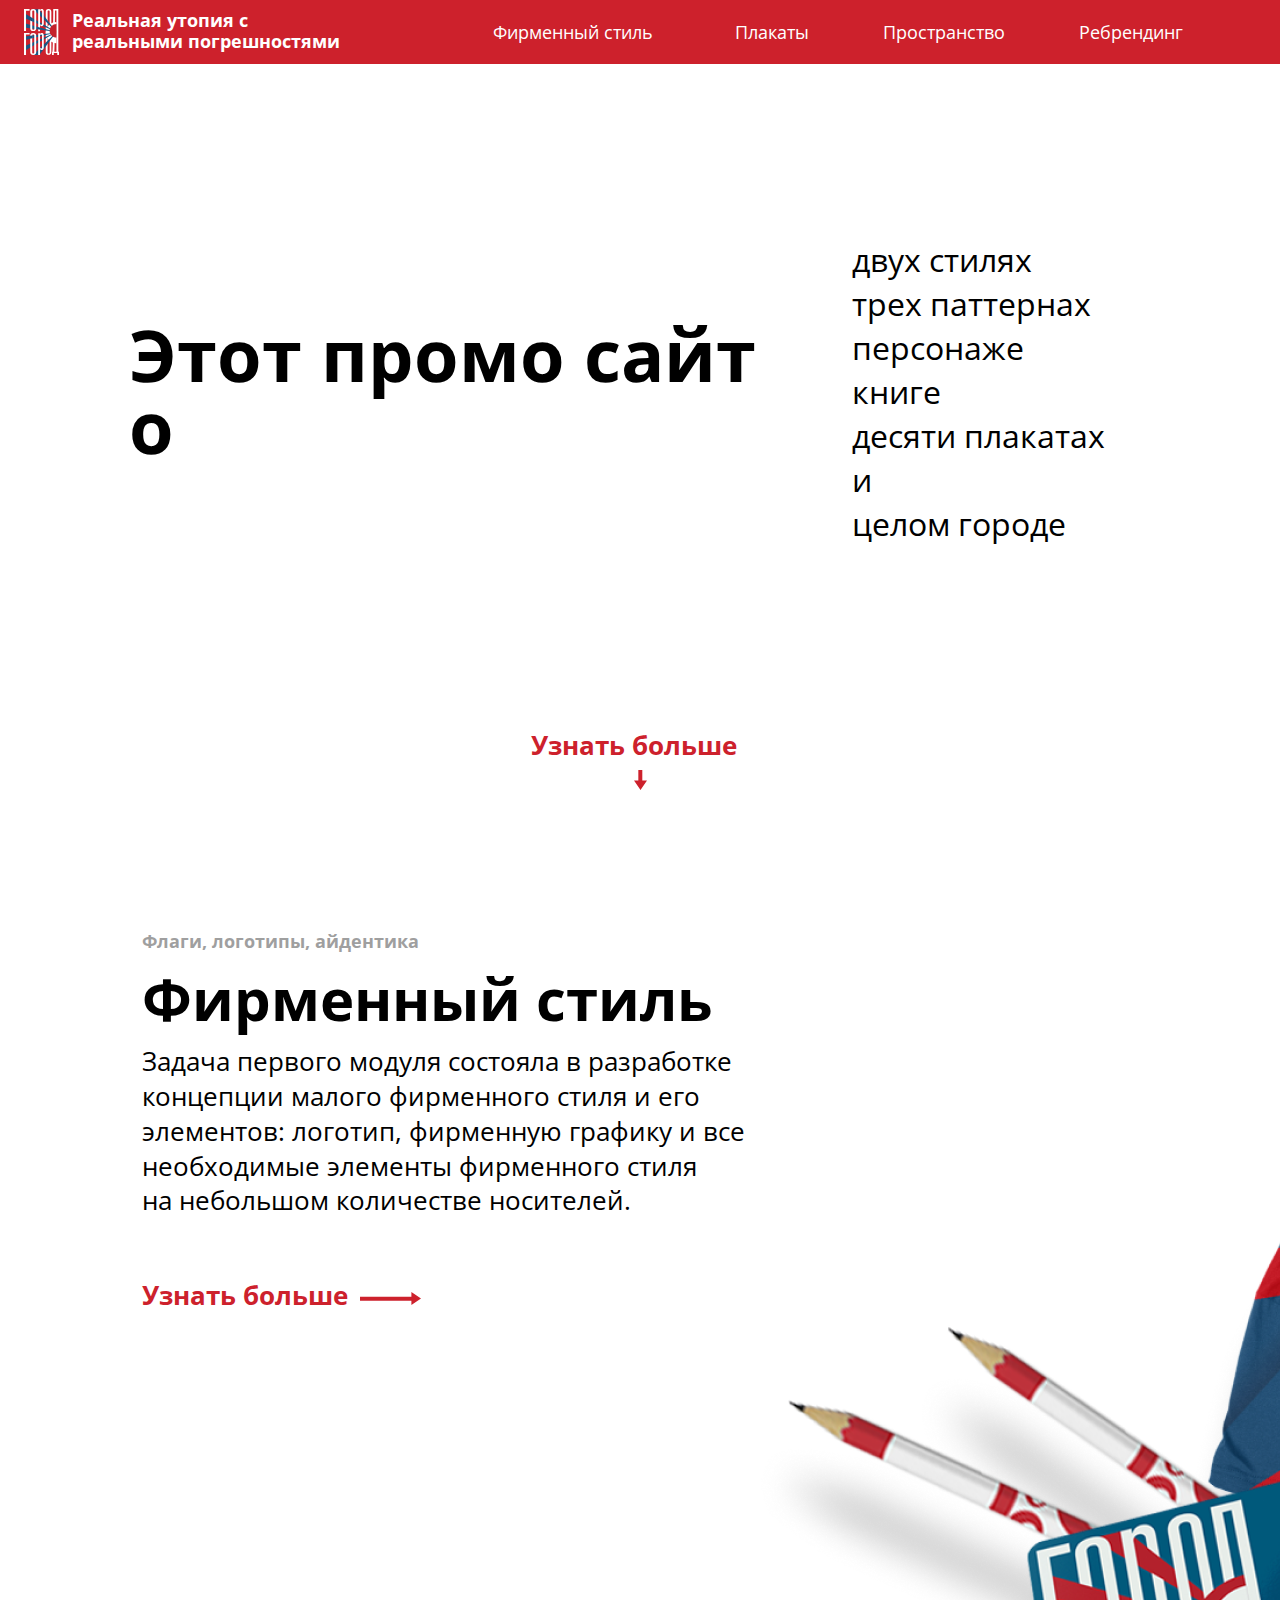
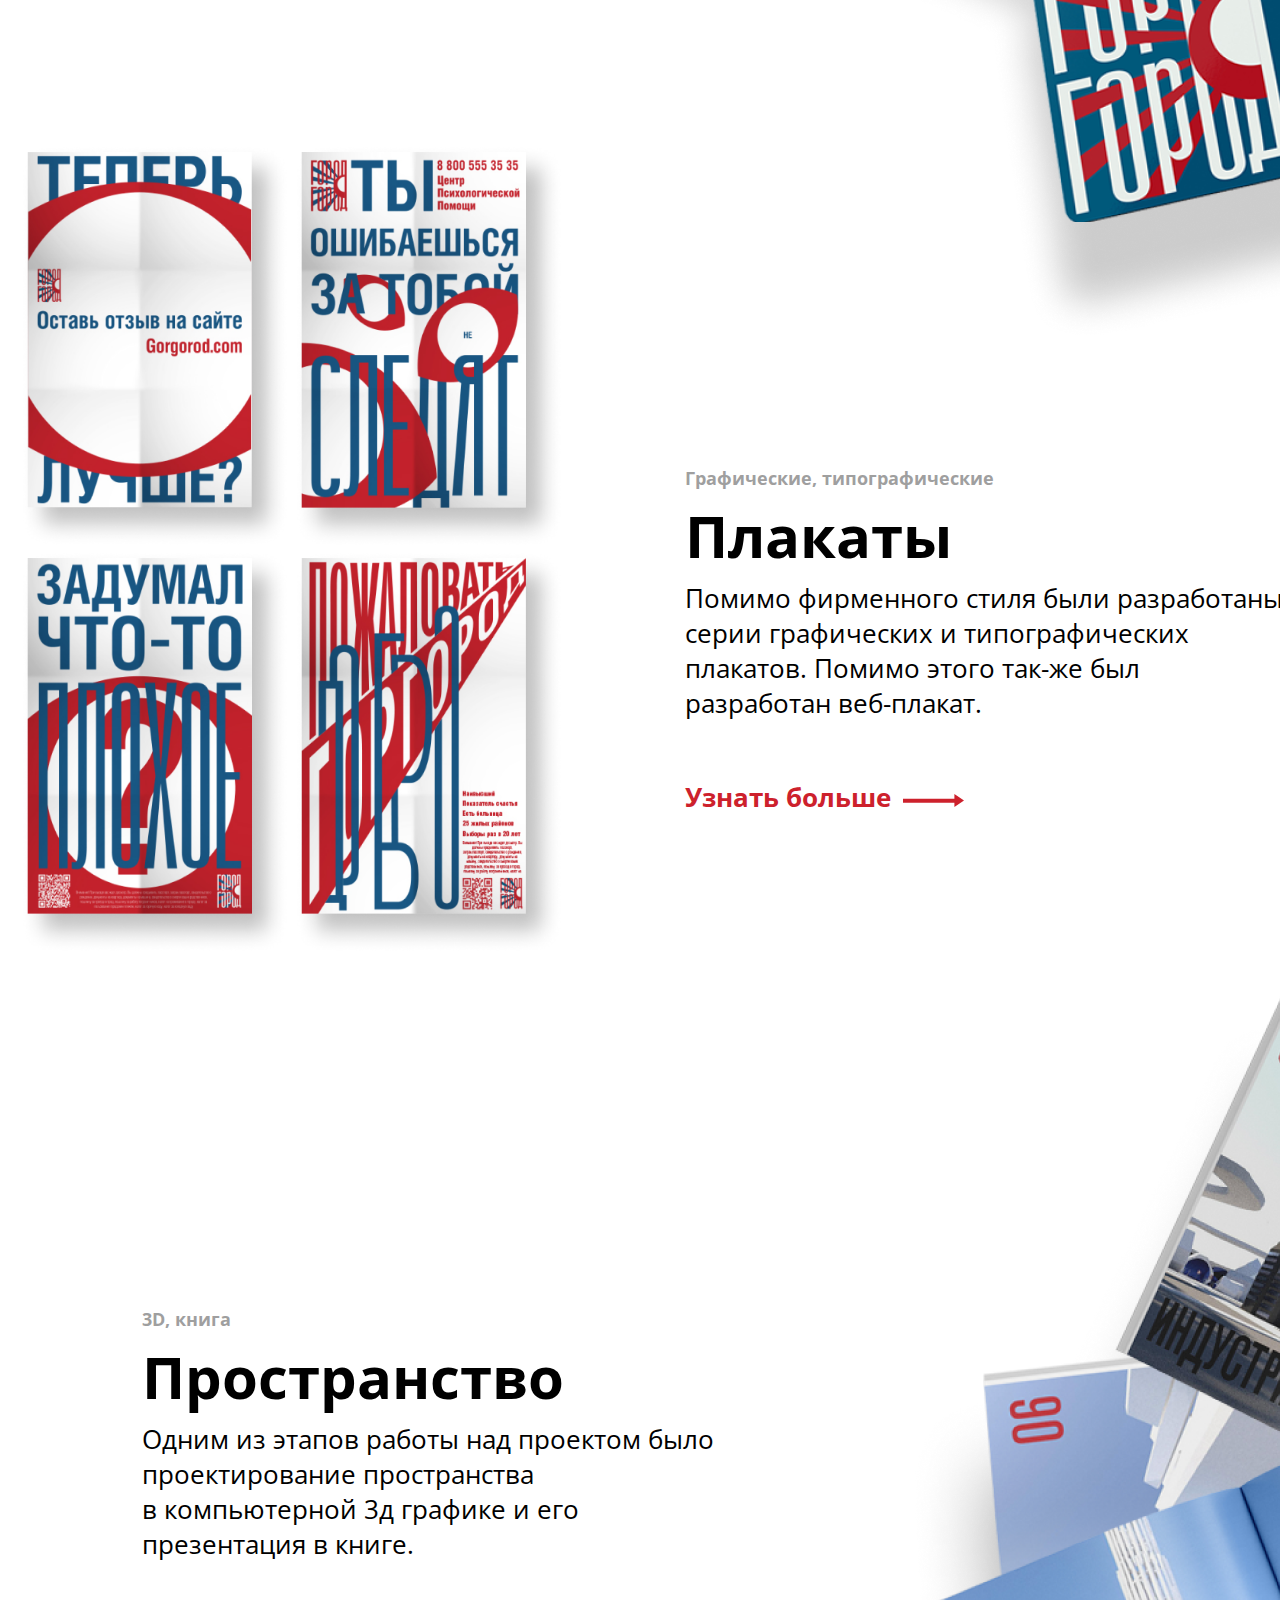
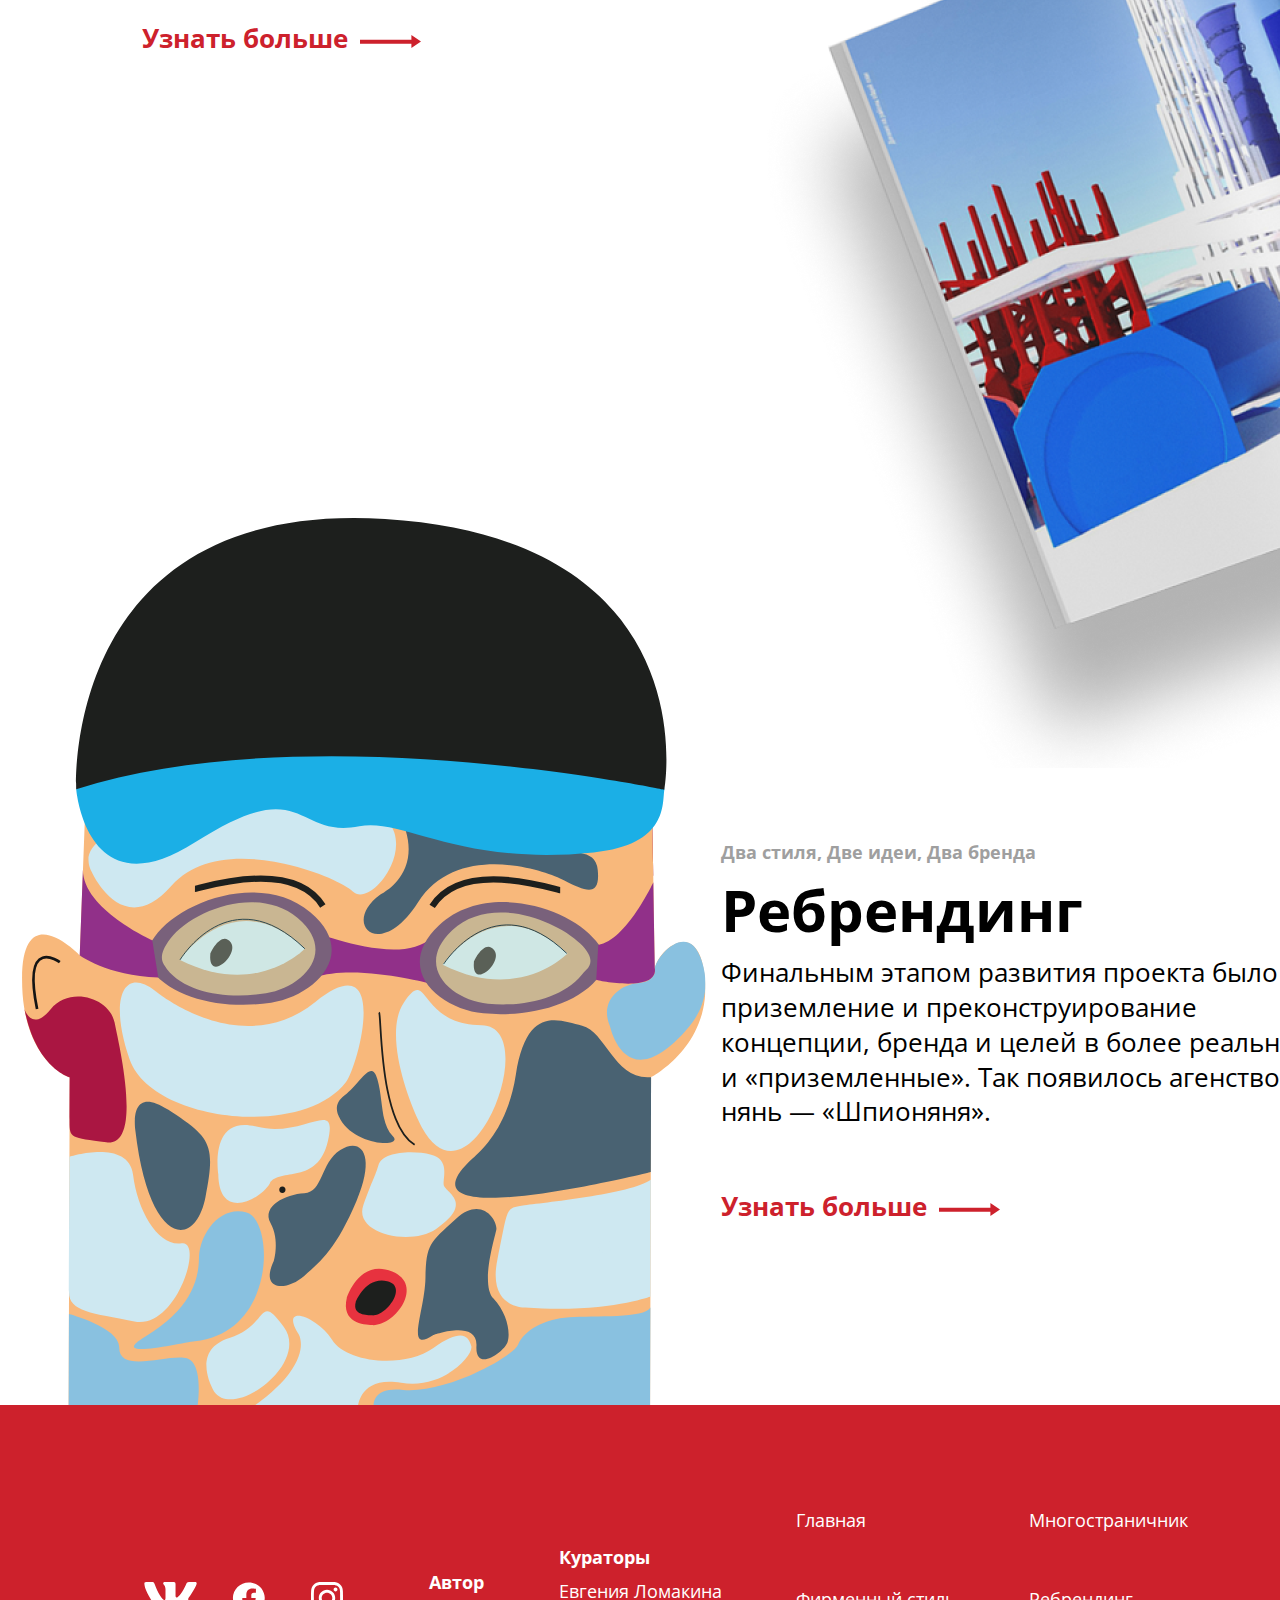
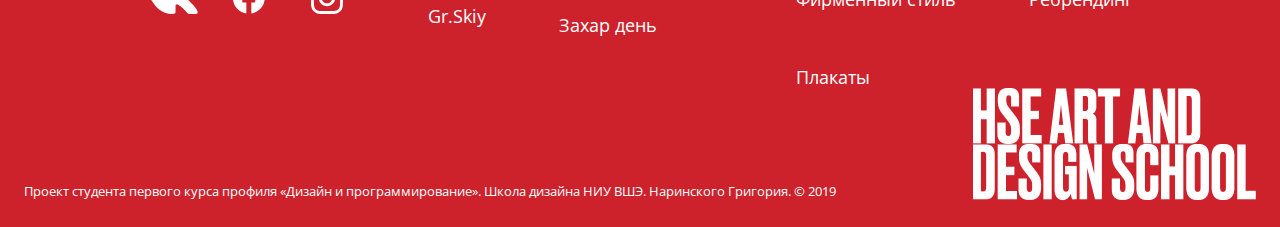
<file: index.html>
<!DOCTYPE html>
<html lang="en" dir="ltr">
<head>
  <meta charset="utf-8">
  <title>Промо-сайт проекта Горгород</title>
  <link rel="stylesheet" href="styles/mainPage.css">
  <meta name="viewport" content="width=device-width, initial-scale=1">
</head>
<body>
  <header>
      <a class="headerContainer" href="index.html">
        <img src="img/gorgorodLogoMain.svg" alt="">
        <div class="descriptor">Реальная утопия
  с реальными погрешностями</div>
      </a>
    <ul>
      <li class="brandingHeader"><a href="index2.html">Фирменный стиль</a></li>
      <li class="posterHeader"><a href="index3.html">Плакаты</a></li>
      <li class="spaceHeader"><a href="index4.html">Пространство</a></li>
      <li class="rebrandingHeader"><a href="index5.html">Ребрендинг</a></li>
      <img class="burger" src="img/burger.svg" alt="">
      <img class="cross" src="img/cross.svg" alt="">
    </ul>
  </header>
  <section class="menu">
    <ul>
      <li>
        <a href="index2.html">
          <span id="first">Фирменный стиль</span>
        </a>
      </li>
      <li>
        <a href="index3.html">
          <span id="second">Плакаты</span>
        </a>
      </li>
      <li>
        <a href="index4.html">
          <span id="third">Пространство</span>
        </a>
      </li>
      <li>
        <a href="index5.html">
          <span id="fourth">Ребрендинг</span>
        </a>
      </li>
    </ul>
  </section>
  <section class="brandingIntro">
    <div class="brandingIntroContainer">
      <h1>Этот промо сайт о</h1>
      <ul>
        <li>двух стилях</li>
        <li>трех паттернах</li>
        <li>персонаже</li>
        <li>книге</li>
        <li>десяти плакатах</li>
        <li>и</li>
        <li>целом городе</li>
      </ul>
    </div>
    <a class="buttons" href="#branding"><div class="introButton">
      <span>Узнать больше</span>
      <img src="img/introArrow.svg" alt="">
    </div>
    </a>
  </section>
  <section id="branding" class="branding">
    <div class="flexContainer1">
      <h2>Флаги, логотипы, айдентика</h2>
      <h1>Фирменный стиль</h1>
      <p>Задача первого модуля состояла в&nbsp;разработке концепции малого фирменного стиля и&nbsp;его элементов: логотип, фирменную графику и&nbsp;все необходимые элементы фирменного стиля на&nbsp;небольшом количестве носителей.</p>
      <div class="link">
        <a href="index2.html"><span>Узнать больше</span><img src="img/arrow.svg" alt="arrow"></a>
      </div>
    </div>
    <a href="index2.html"><img class="identityMain"src="img/identityMain.1.png" alt="identityMain"></a>
  </section>
  <section class="posters">
    <div class="flexContainer2">
      <h2>Графические, типографические</h2>
      <h1>Плакаты</h1>
      <p>Помимо фирменного стиля были разработаны серии графических и&nbsp;типографических плакатов. Помимо этого так-же был разработан веб-плакат.</p>
      <div class="link">
        <a href="index3.html"><span>Узнать больше</span><img id="buttonImg" src="img/arrow.svg" alt="arrow"></a>
      </div>
    </div>
    <a href="index3.html"><div class="imgContainer">
      <img src="img/poster1Main.png" alt="1">
      <img src="img/poster2Main.png" alt="2">
      <img src="img/poster3Main.png" alt="3">
      <img src="img/poster4Main.png" alt="4">
    </div></a>
  </section>
  <section class="space">
    <div class="flexContainer3">
      <h2>3D, книга</h2>
      <h1>Пространство</h1>
      <p>Одним из&nbsp;этапов работы над проектом было проектирование пространства в&nbsp;компьютерной 3д&nbsp;графике и&nbsp;его презентация в&nbsp;книге.</p>
      <div class="link">
        <a href="index4.html"><span>Узнать больше</span><img src="img/arrow.svg" alt="arrow"></a>
      </div>
    </div>
    <a href="index4.html"><img class="booksSpace" src="img/spaceMain.png" alt="space"></a>
  </section>
  <section class="rebranding">
    <div class="flexContainer4">
      <h2>Два стиля, Две идеи, Два бренда</h2>
      <h1>Ребрендинг</h1>
      <p>Финальным этапом развития проекта было приземление и&nbsp;преконструирование концепции, бренда и&nbsp;целей в&nbsp;более реальные и&nbsp;&laquo;приземленные&raquo;. Так появилось агенство нянь&nbsp;&mdash; &laquo;Шпионяня&raquo;.</p>
      <div class="link">
        <a href="index5.html"><span>Узнать больше</span><img src="img/arrow.svg" alt="arrow"></a>
      </div>
    </div>
    <a href="index5.html"><img class="spionMain" src="img/nyanaMain.svg" alt="nyana"></a>
  </section>
  <footer>
    <div class="mainFooter">
      <ul>
        <li class="logos">
          <a href="https://vk.com/1seppuku1"><img src="img/vcLogo.svg" alt="vс"></a>
          <a href="https://www.facebook.com/greg.narinskiy"><img src="img/fbLogo.svg" alt="fb"></a>
          <a href="https://www.instagram.com/gr.skiy/"><img src="img/instLogo.svg" alt="inst"></a>
        </li>
        <li class="me">
          <h3>Автор</h3>
          <a href="https://portfolio.hse.ru/User/10417"><h4>Gr.Skiy</h4></a>
        </li>
        <li class="heads">
          <h3>Кураторы</h3>
          <a href="https://design.hse.ru/team/345"><h4>Евгения Ломакина</h4></a>
          <a href="https://design.hse.ru/team/4249"><h4>Захар день</h4></a>
        </li>
        <li class="pages1">
          <a href="index.html"><h4>Главная</h4></a>
          <a href="index2.html"><h4>Фирменный стиль</h4></a>
          <a href="index3.html"><h4>Плакаты</h4></a>
        </li>
        <li class="pages2">
          <a href="index4.html"><h4>Многостраничник</h4></a>
          <a href="index5.html"><h4>Ребрендинг</h4></a>
        </li>
      </ul>
      <div class="tittleContainer">
        <div class="smallestContainer">
          <div class="block"></div>
          <span>Проект студента первого курса профиля «Дизайн и программирование». Школа дизайна НИУ ВШЭ. Наринского Григория. © 2019</span>
        </div>
        <a href="https://design.hse.ru"><img class="hseLogo" src="img/hseLogoWhite.png" alt=""></a>
      </div>
    </div>
    <div class="mainSmallFooter">
      <div class="massSmallFooterContainer">
        <div class="smallFooterContainer1">
          <a href="index.html"><h4>Главная</h4></a>
          <a href="index2.html"><h4>Фирменный стиль</h4></a>
          <a href="index3.html"><h4>Плакаты</h4></a>
          <a href="index4.html"><h4>Многостраничник</h4></a>
          <a href="index5.html"><h4>Ребрендинг</h4></a>
        </div>
        <div class="smallFooterContainer2">
          <div class="smallestFooterContainer1">
            <h3>Автор</h3>
            <a href="https://portfolio.hse.ru/User/10417"><h4>Gr.Skiy</h4></a>
          </div>
          <div class="smallestFooterContainer2">
            <h3>Кураторы</h3>
            <a href="https://design.hse.ru/team/345"><h4>Евгения Ломакина</h4></a>
            <a href="https://design.hse.ru/team/4249"><h4>Захар день</h4></a>
          </div>
        </div>
        <div class="smallFooterContainer3">
          <a href="https://vk.com/1seppuku1"><img src="img/vcLogo.svg" alt="vс"></a>
          <a href="https://www.facebook.com/greg.narinskiy"><img src="img/fbLogo.svg" alt="fb"></a>
          <a href="https://www.instagram.com/gr.skiy/"><img src="img/instLogo.svg" alt="inst"></a>
        </div>
      </div>
      <div class="lessSmallFooterContainer">
        <div class="smallestContainer">
          <div class="block"></div>
          <span>Проект студента первого курса профиля «Дизайн и программирование». Школа дизайна НИУ ВШЭ. Наринского Григория. © 2019</span>
        </div>
        <a href="https://design.hse.ru"><img class="hseLogo" src="img/hseLogoWhite.png" alt=""></a>
      </div>
    </div>
  </footer>

  <script src="JS/jquery-3.3.1.js"></script>
  <script src="JS/sidebar.js"></script>
  <script src="JS/script.js" charset="utf-8"></script>
</body>
</html>
</file>
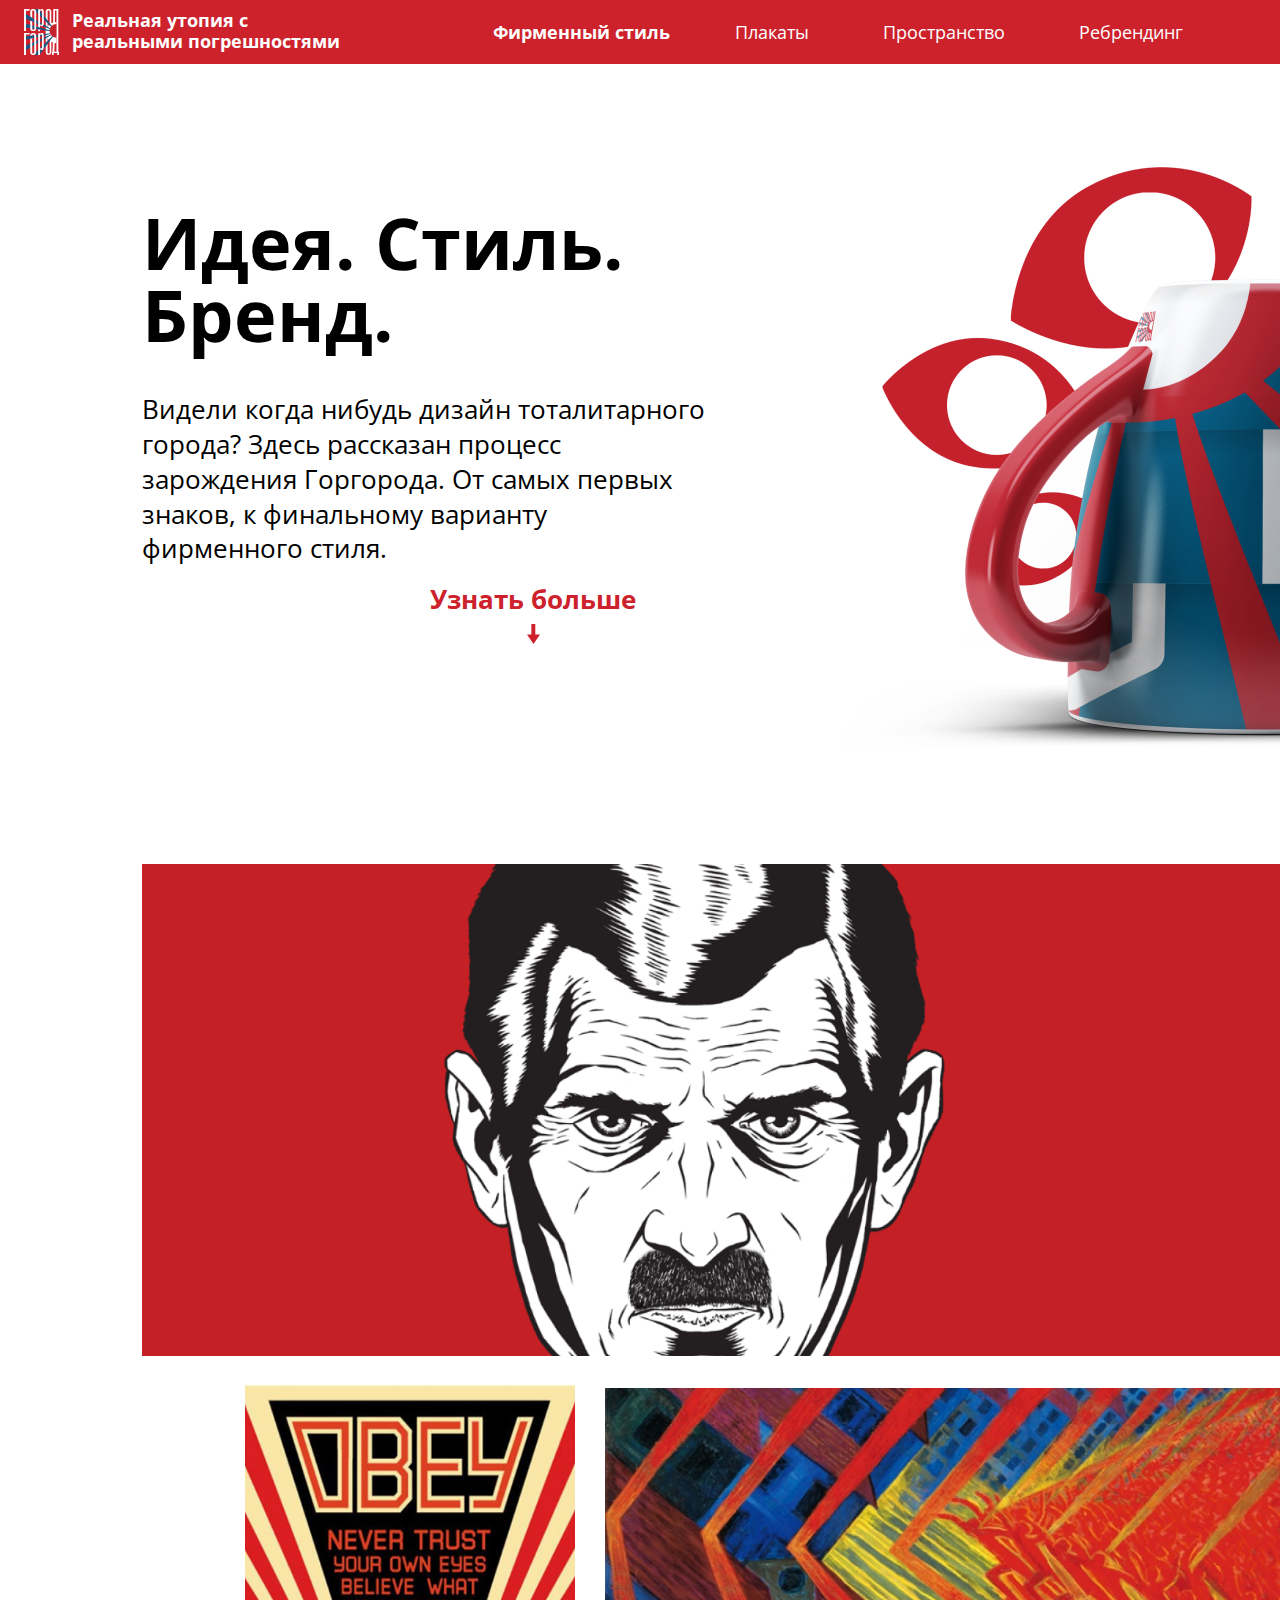
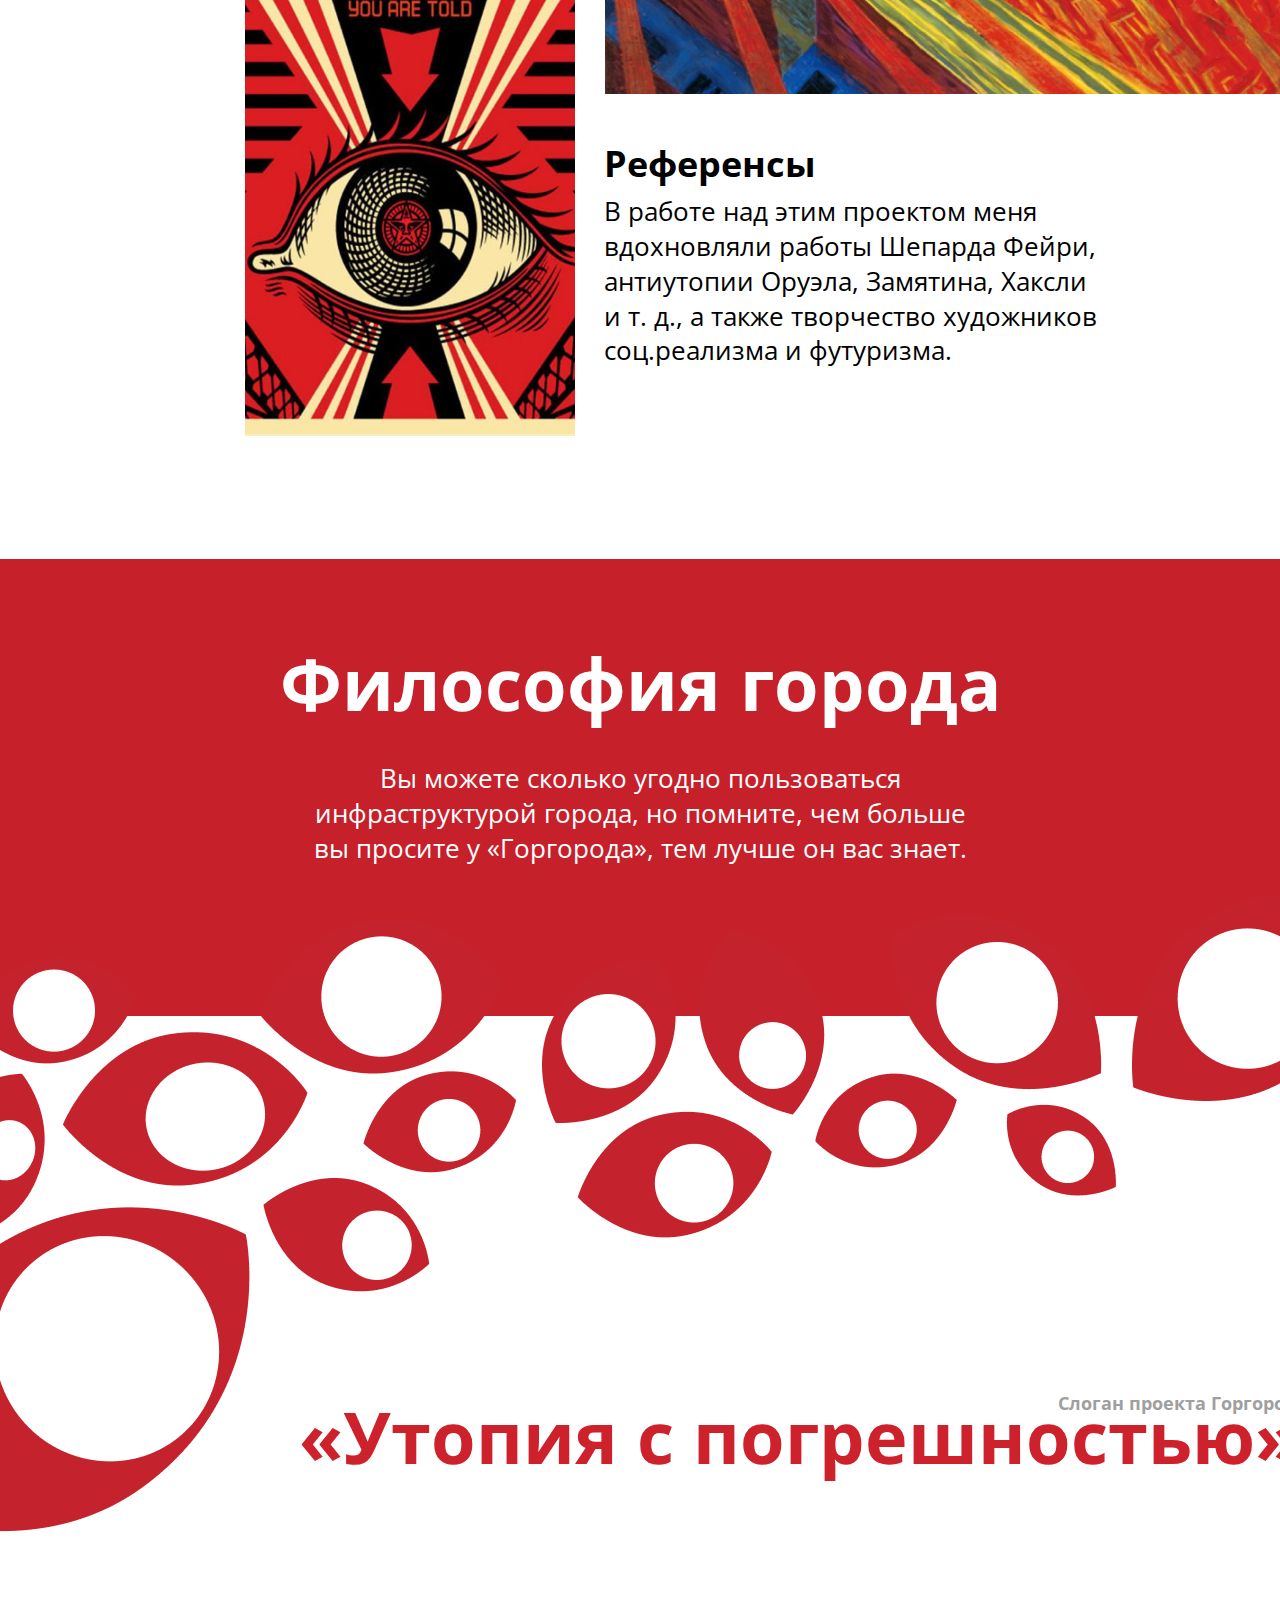
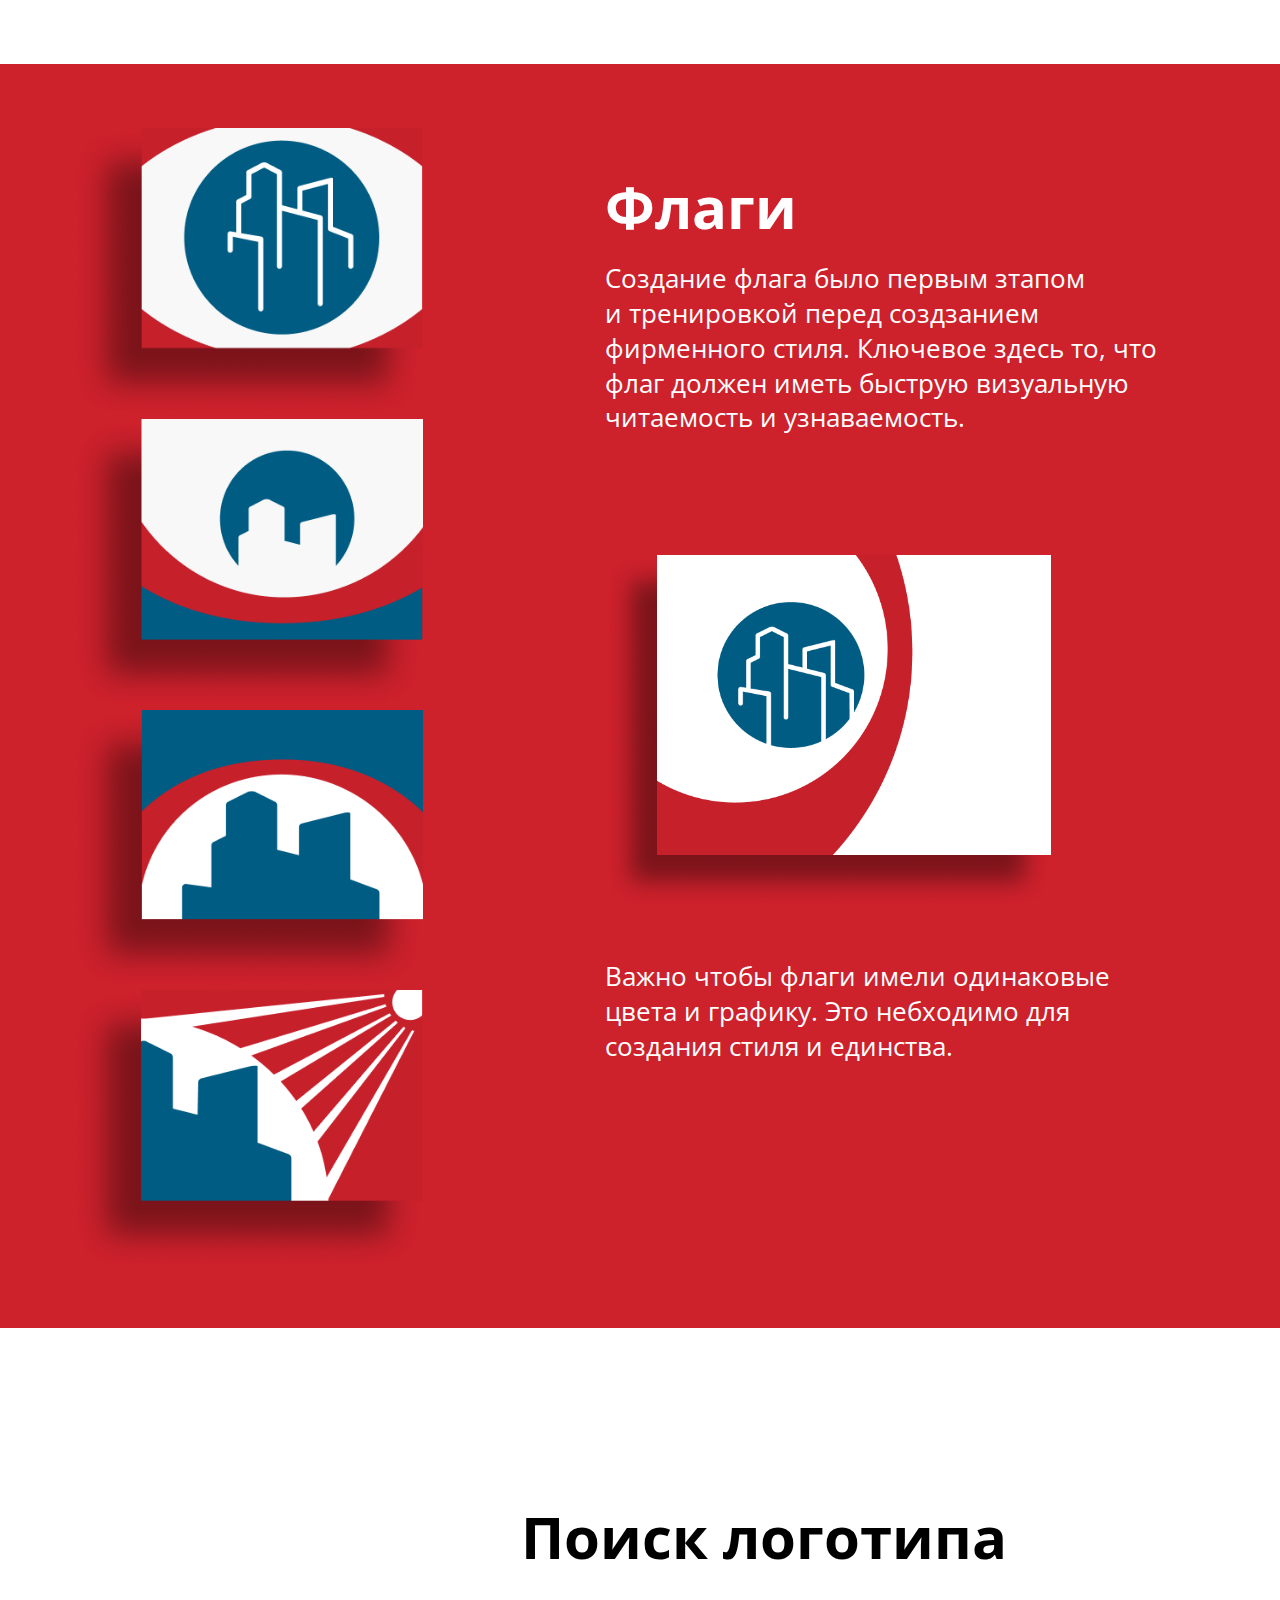
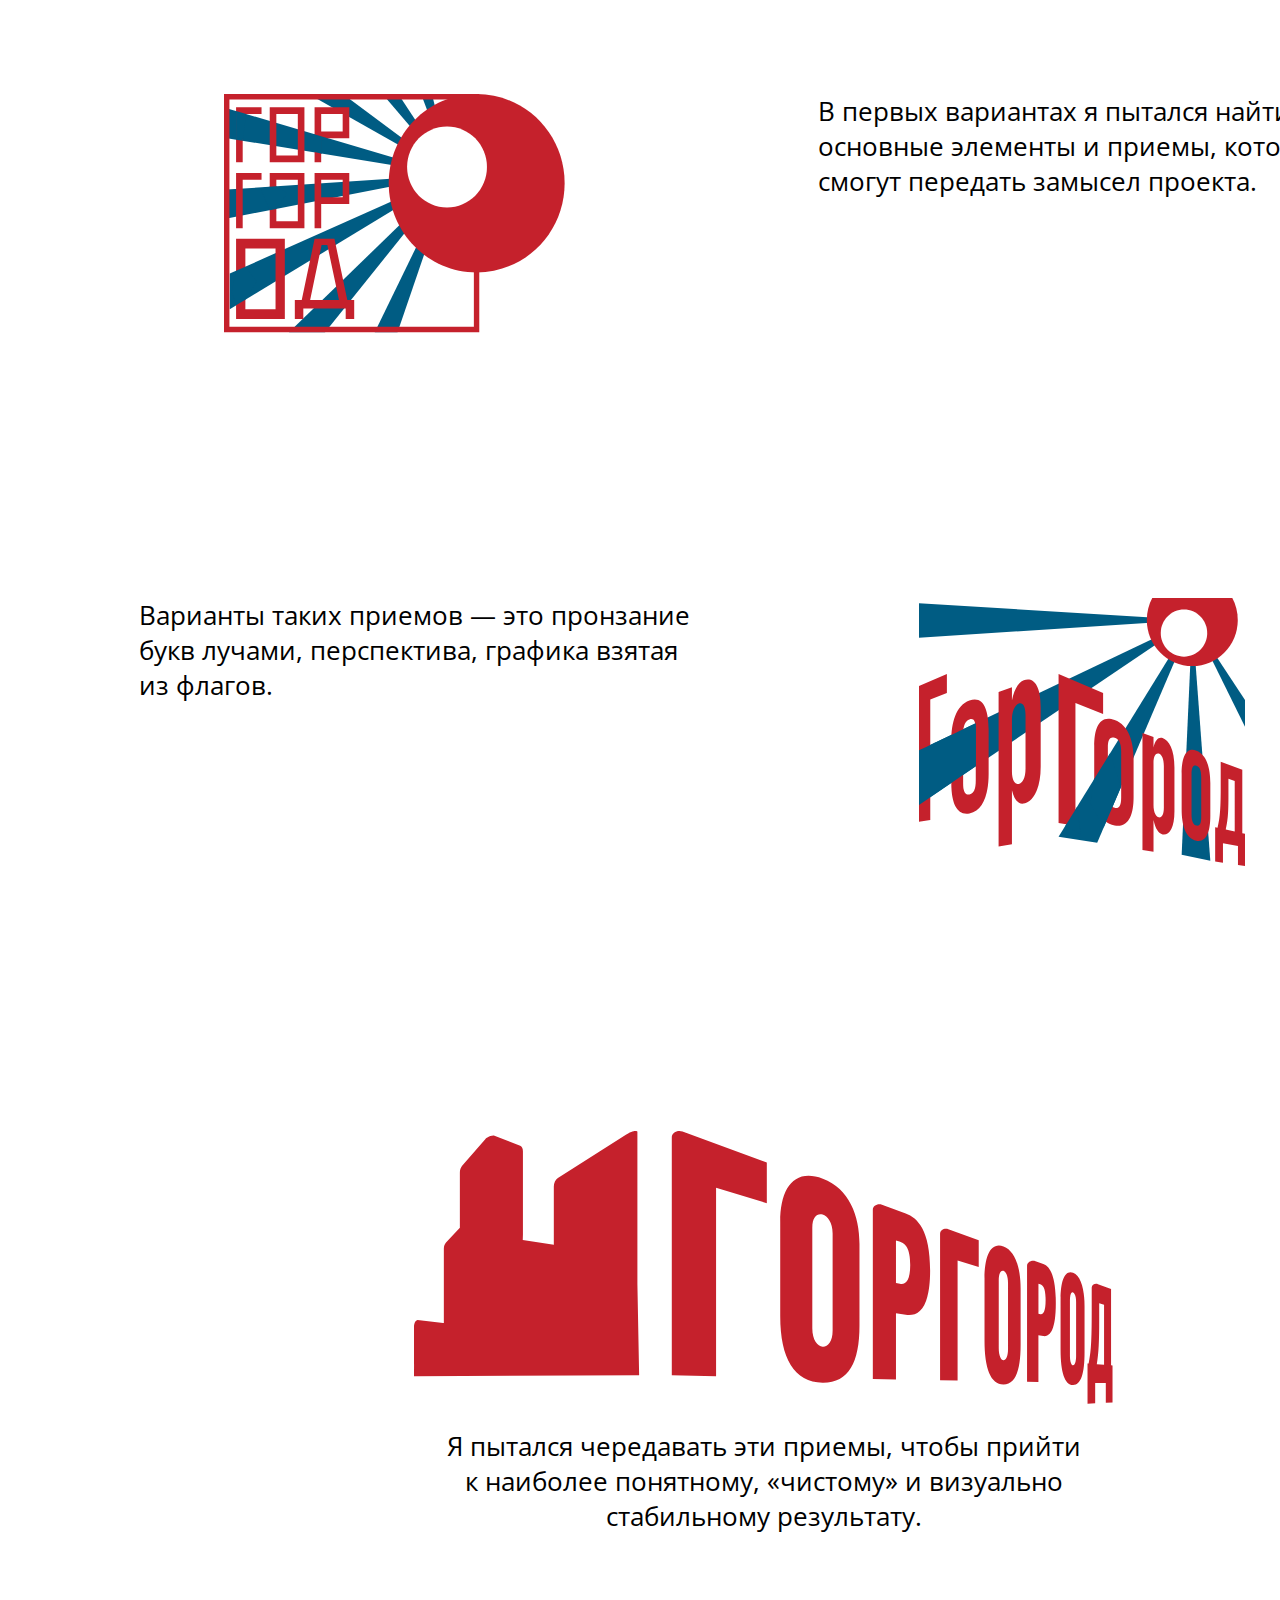
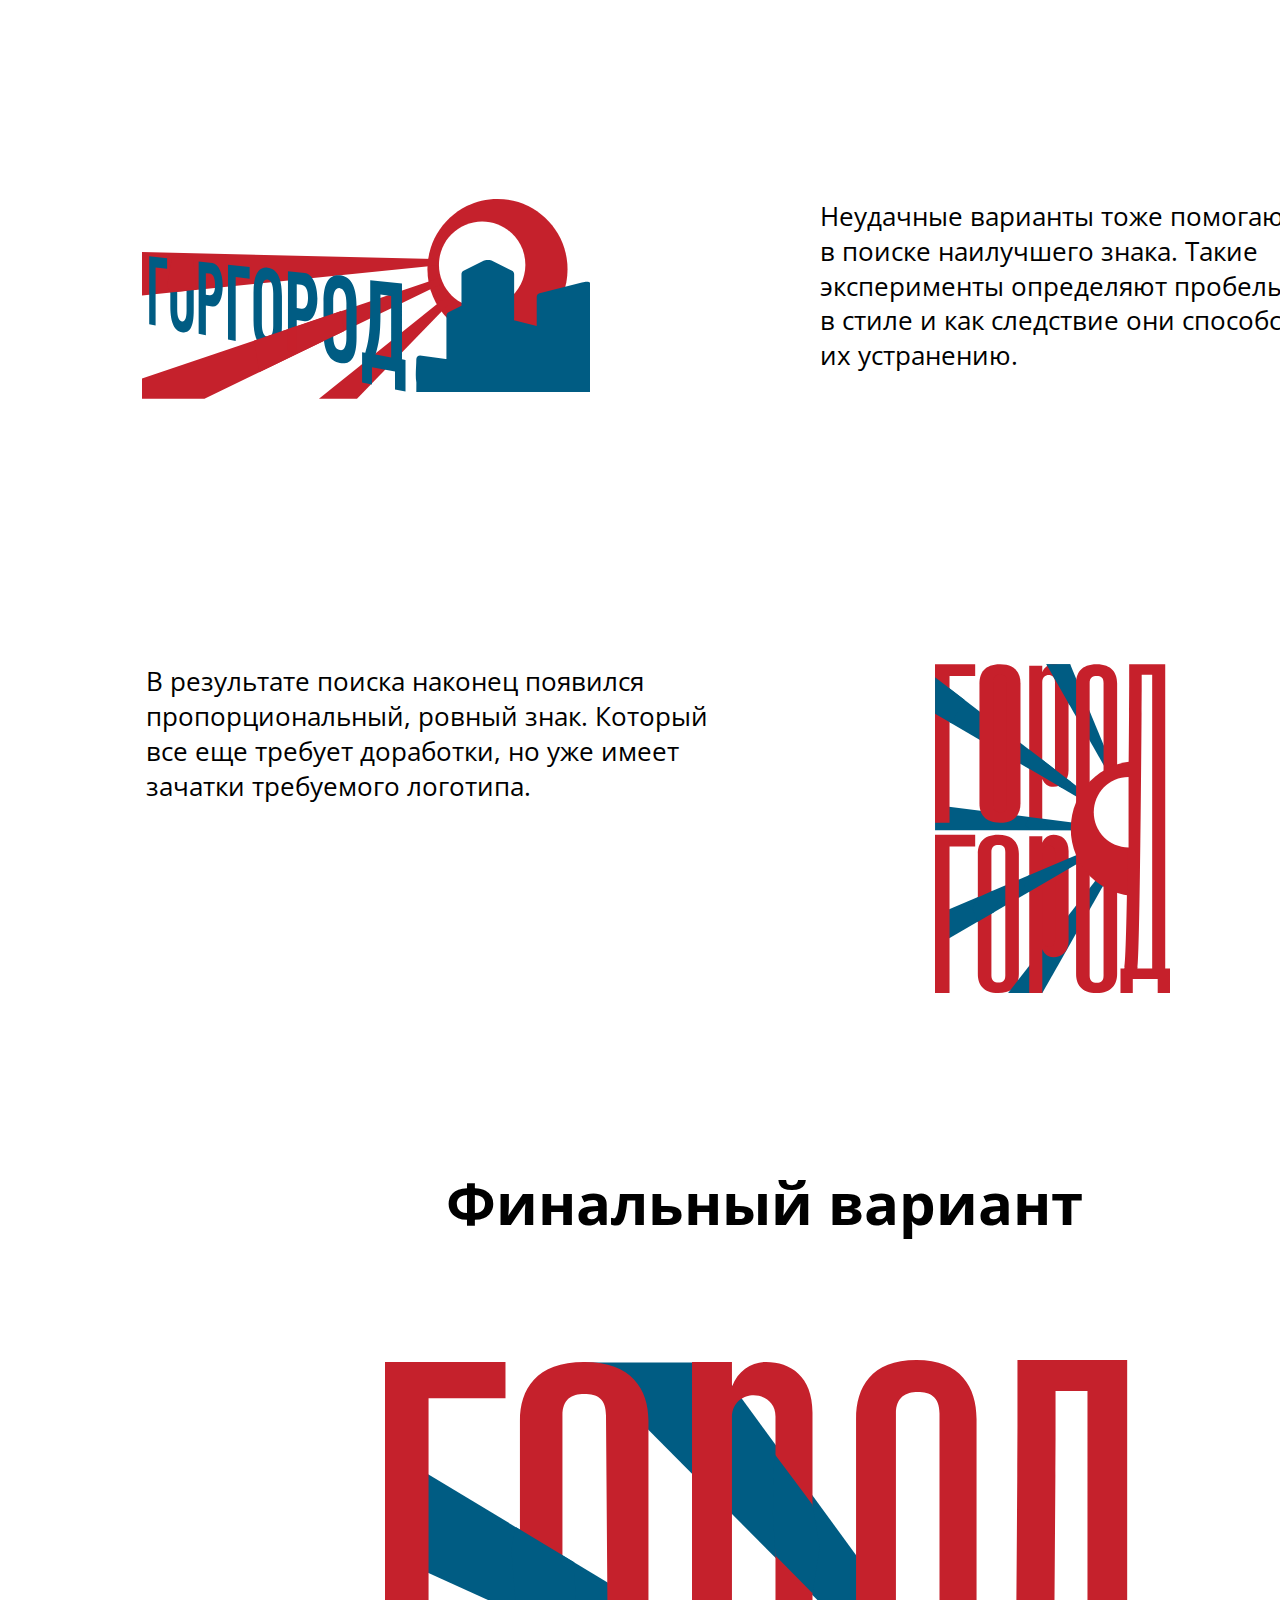
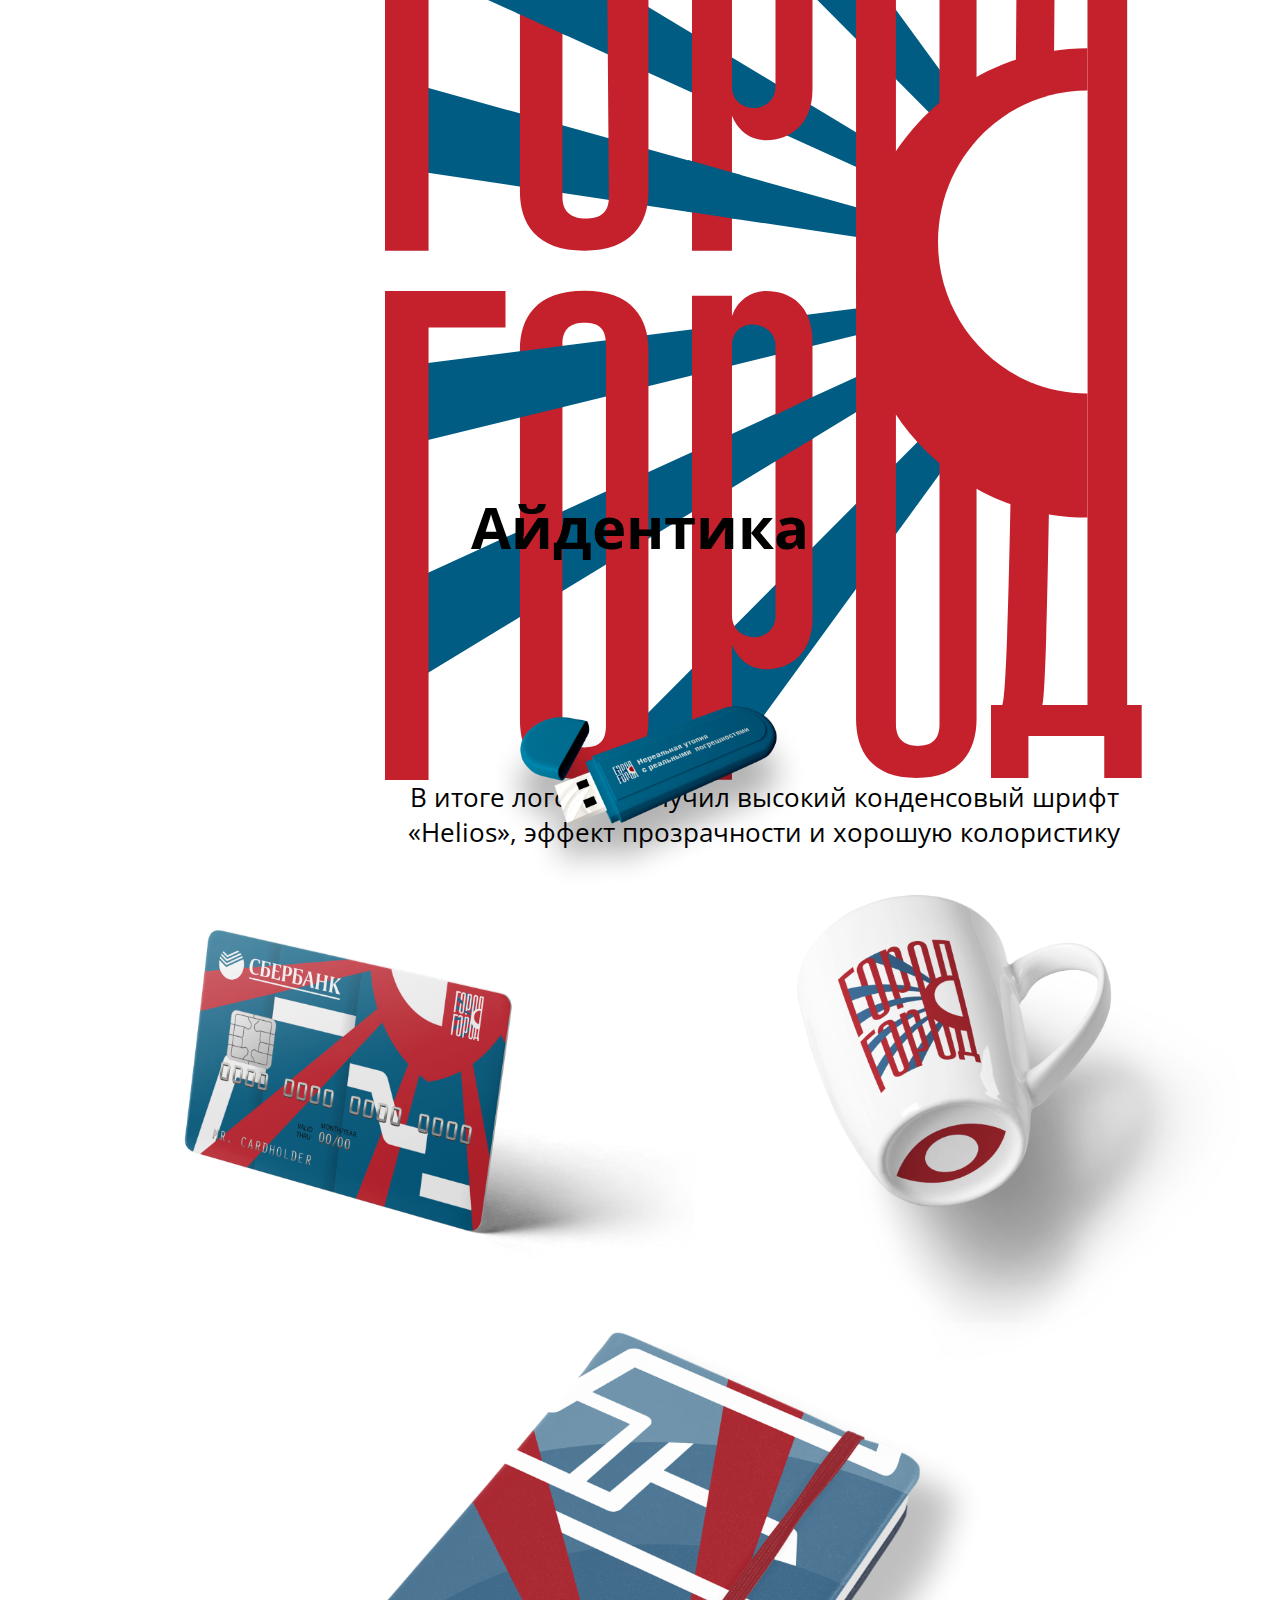
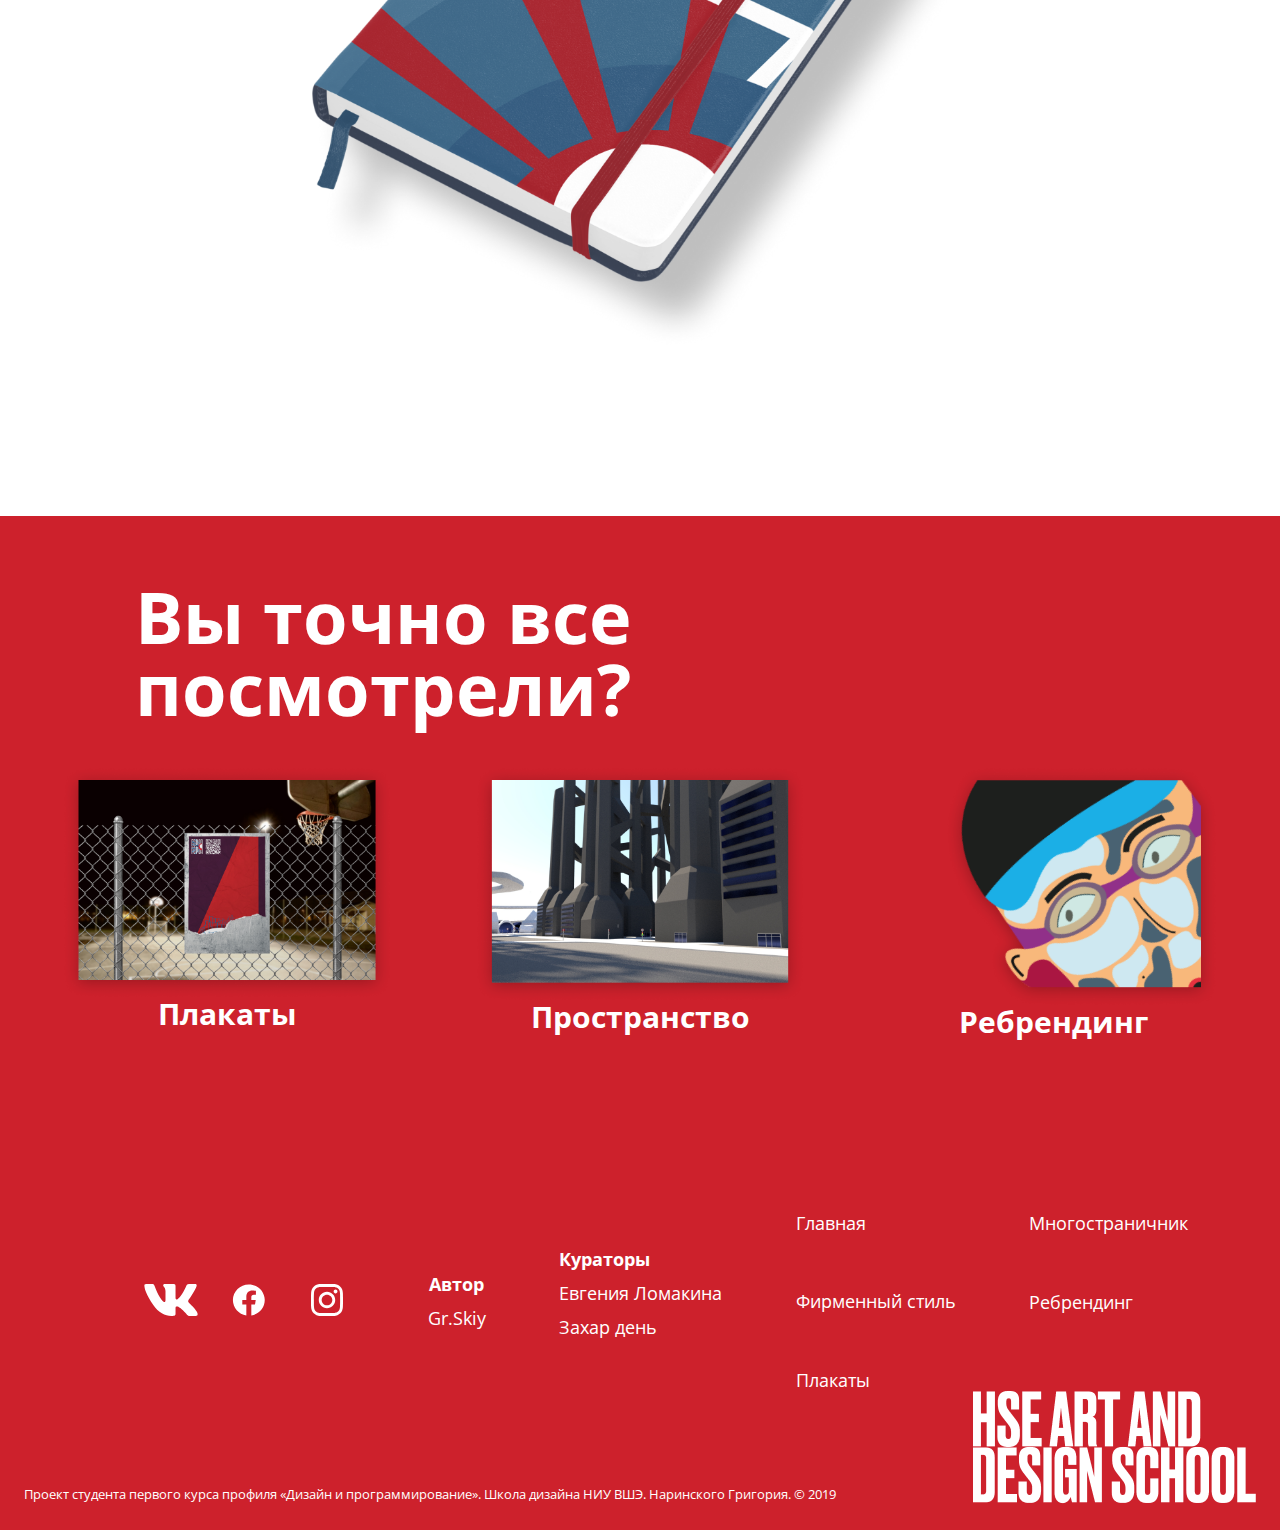
<file: index2.html>
<!DOCTYPE html>
<html lang="en" dir="ltr">
<head>
  <meta charset="utf-8">
  <title>Фирменный стиль</title>
  <link rel="stylesheet" href="styles/brandingPage.css">
  <meta name="viewport" content="width=device-width, initial-scale=1">
</head>
<body>
  <header>
      <a class="headerContainer" href="index.html">
        <img src="img/gorgorodLogoMain.svg" alt="">
        <div class="descriptor">Реальная утопия
  с реальными погрешностями</div>
      </a>
    <ul>
      <li class="brandingHeader"><a href="index2.html">Фирменный стиль</a></li>
      <li class="posterHeader"><a href="index3.html">Плакаты</a></li>
      <li class="spaceHeader"><a href="index4.html">Пространство</a></li>
      <li class="rebrandingHeader"><a href="index5.html">Ребрендинг</a></li>
      <img class="burger" src="img/burger.svg" alt="">
      <img class="cross" src="img/cross.svg" alt="">
    </ul>
  </header>
  <section class="menu">
    <ul>
      <li>
        <a href="index2.html">
          <span id="first">Фирменный стиль</span>
        </a>
      </li>
      <li>
        <a href="index3.html">
          <span id="second">Плакаты</span>
        </a>
      </li>
      <li>
        <a href="index4.html">
          <span id="third">Пространство</span>
        </a>
      </li>
      <li>
        <a href="index5.html">
          <span id="fourth">Ребрендинг</span>
        </a>
      </li>
    </ul>
  </section>
  <section class="brandingIntro">
      <div class="introContainer">
        <h1>Идея. Стиль. Бренд.</h1>
        <p>Видели когда нибудь дизайн тоталитарного города? Здесь рассказан процесс зарождения Горгорода. От&nbsp;самых первых знаков, к&nbsp;финальному варианту фирменного стиля.</p>
      </div>
      <img id="brandingIntroImg" src="img/brandingIntro.png" alt="intro">
    </div>
    <div class="introButton">
      <a class="buttons" href="#bigBro"><span>Узнать больше</span> <img id="buttonImg" src= "img/introArrow.svg" alt="">
      </a>
    </div>
  </section>
  <section class="brandingReferences">
    <img id="bigBro" class="bigBro" src="img/bigBro.png" alt="">
    <img class="obey" src="img/obey.png" alt="">
    <img class="construct" src="img/construct.png" alt="">
    <img class="bigBro2" src="img/bigBro2.png" alt="">
    <img class="obey2" src="img/obey2.png" alt="">
    <img class="construct2" src="img/construct2.png" alt="">
    <div class="referenceContainer">
      <h3>Референсы</h3>
      <p>В&nbsp;работе над этим проектом меня вдохновляли работы Шепарда Фейри, антиутопии Оруэла, Замятина, Хаксли и&nbsp;т.&nbsp;д., а&nbsp;также творчество художников соц.реализма и&nbsp;футуризма.</p>
    </div>
  </section>
  <section class="brandingPhylosophy">
    <div class="phylosophyContainer">
      <h1 class="phyloText">Философия города</h1>
      <p>Вы&nbsp;можете сколько угодно пользоваться инфраструктурой города, но&nbsp;помните, чем больше вы&nbsp;просите у&nbsp;&laquo;Горгорода&raquo;, тем лучше он&nbsp;вас знает.</p>
    </div>
    <div class="sloganContainer">
      <div class="smallContainer">
        <div class="block"></div>
        <h5>Слоган проекта Горгород</h5>
      </div>
      <h1 class="slogan">«Утопия с погрешностью»</h1>
    </div>
  </section>
  <section class="brandingFlags">
    <div class="massContainer">
      <div class="flags">
        <img class="flag1" src="img/flag1.png" alt="">
        <img class="flag2" src="img/flag2.png" alt="">
        <img class="flag3"src="img/flag3.png" alt="">
        <img class="flag4" src="img/flag4.png" alt="">
        <img class="mediumFlags" src="img/mediumFlags.png" alt="">
        <img class="smallFlags" src="img/smallFlags.png" alt="">
      </div>
      <div class="contentContainer">
        <h2>Флаги</h2>
        <p>Создание флага было первым зтапом и&nbsp;тренировкой перед создзанием фирменного стиля. Ключевое здесь&nbsp;то, что флаг должен иметь быструю визуальную читаемость и&nbsp;узнаваемость.</p>
        <img src="img/mainFlag.png" alt="">
        <p>Важно чтобы флаги имели одинаковые цвета и&nbsp;графику. Это небходимо для создания стиля и&nbsp;единства.</p>
      </div>
    </div>
  </section>
  <section class="brandingLogo">
    <h2>Поиск логотипа</h2>
    <div class="searchLogo">
      <div class="first">
        <img class="img1" src="img/firstLogoBranding.svg" alt="">
        <p>В&nbsp;первых вариантах я&nbsp;пытался найти основные элементы и&nbsp;приемы, которые смогут передать замысел проекта.</p>
      </div>
      <div class="second">
        <img class="img2" src="img/secondLogoBranding.svg" alt="">
        <p>Варианты таких приемов&nbsp;&mdash; это пронзание букв лучами, перспектива, графика взятая из&nbsp;флагов.</p>
      </div>
      <div class="third">
        <img class="img3" src="img/thirdLogoBranding.svg" alt="">
        <div class="block"></div>
        <p>Я&nbsp;пытался чередавать эти приемы, чтобы прийти к&nbsp;наиболее понятному, &laquo;чистому&raquo; и&nbsp;визуально стабильному результату.</p>

      </div>
      <div class="fourth">
        <img class="img4" src="img/fourthLogoBranding.svg" alt="">
        <p>Неудачные варианты тоже помогают в&nbsp;поиске наилучшего знака. Такие эксперименты определяют пробелы в&nbsp;стиле и&nbsp;как следствие они способствуют их&nbsp;устранению.</p>
      </div>
      <div class="fifth">
        <img class="img5" src="img/fifthLogoBranding.svg" alt="">
        <p>В&nbsp;результате поиска наконец появился пропорциональный, ровный знак. Который все еще требует доработки, но&nbsp;уже имеет зачатки требуемого логотипа.</p>
      </div>
    </div>
    <div class="finalLogo">
      <h2>Финальный вариант</h2>
      <div class="finalContainer">
        <img src="img/finalLogo.svg" alt="">
        <p>В&nbsp;итоге логотип получил высокий конденсовый шрифт &laquo;Helios&raquo;, эффект прозрачности и&nbsp;хорошую колористику</p>
      </div>
    </div>
  </section>
  <section class="brandingIdentity">
    <h2>Айдентика</h2>
    <img src="img/brandingIdentity.png" alt="">
  </section>
  <footer>
    <div class="moreFooter">
      <h1>Вы точно все посмотрели?</h1>
      <ul>
        <a href="index3.html"><li>
          <img src="img/more2.png" alt="">
          <h3>Плакаты</h3>
        </li>
        </a>
        <a href="index4.html">
          <li>
            <img src="img/more3.png" alt="">
            <h3>Пространство</h3>
          </li>
        </a>
        <a href="index5.html">
          <li>
            <img src="img/more4.png" alt="">
            <h3>Ребрендинг</h3>
          </li>
        </a>
      </ul>
    </div>
    <div class="mainFooter">
      <ul>
        <li class="logos">
          <a href="https://vk.com/1seppuku1"><img src="img/vcLogo.svg" alt="vс"></a>
          <a href="https://www.facebook.com/greg.narinskiy"><img src="img/fbLogo.svg" alt="fb"></a>
          <a href="https://www.instagram.com/gr.skiy/"><img src="img/instLogo.svg" alt="inst"></a>
        </li>
        <li class="me">
          <h3>Автор</h3>
          <a href="https://portfolio.hse.ru/User/10417"><h4>Gr.Skiy</h4></a>
        </li>
        <li class="heads">
          <h3>Кураторы</h3>
          <a href="https://design.hse.ru/team/345"><h4>Евгения Ломакина</h4></a>
          <a href="https://design.hse.ru/team/4249"><h4>Захар день</h4></a>
        </li>
        <li class="pages1">
          <a href="index.html"><h4>Главная</h4></a>
          <a href="index2.html"><h4>Фирменный стиль</h4></a>
          <a href="index3.html"><h4>Плакаты</h4></a>
        </li>
        <li class="pages2">
          <a href="index4.html"><h4>Многостраничник</h4></a>
          <a href="index5.html"><h4>Ребрендинг</h4></a>
        </li>
      </ul>
      <div class="tittleContainer">
        <div class="smallestContainer">
          <div class="block"></div>
          <span>Проект студента первого курса профиля «Дизайн и программирование». Школа дизайна НИУ ВШЭ. Наринского Григория. © 2019</span>
        </div>
        <a href="https://design.hse.ru"><img class="hseLogo" src="img/hseLogoWhite.png" alt=""></a>
      </div>
    </div>
    <div class="mainSmallFooter">
      <div class="massSmallFooterContainer">
        <div class="smallFooterContainer1">
          <a href="index.html"><h4>Главная</h4></a>
          <a href="index2.html"><h4>Фирменный стиль</h4></a>
          <a href="index3.html"><h4>Плакаты</h4></a>
          <a href="index4.html"><h4>Многостраничник</h4></a>
          <a href="index5.html"><h4>Ребрендинг</h4></a>
        </div>
        <div class="smallFooterContainer2">
          <div class="smallestFooterContainer1">
            <h3>Автор</h3>
            <a href="https://portfolio.hse.ru/User/10417"><h4>Gr.Skiy</h4></a>
          </div>
          <div class="smallestFooterContainer2">
            <h3>Кураторы</h3>
            <a href="https://design.hse.ru/team/345"><h4>Евгения Ломакина</h4></a>
            <a href="https://design.hse.ru/team/4249"><h4>Захар день</h4></a>
          </div>
        </div>
        <div class="smallFooterContainer3">
          <a href="https://vk.com/1seppuku1"><img src="img/vcLogo.svg" alt="vс"></a>
          <a href="https://www.facebook.com/greg.narinskiy"><img src="img/fbLogo.svg" alt="fb"></a>
          <a href="https://www.instagram.com/gr.skiy/"><img src="img/instLogo.svg" alt="inst"></a>
        </div>
      </div>
      <div class="lessSmallFooterContainer">
        <div class="smallestContainer">
          <div class="block"></div>
          <span>Проект студента первого курса профиля «Дизайн и программирование». Школа дизайна НИУ ВШЭ. Наринского Григория. © 2019</span>
        </div>
        <a href="https://design.hse.ru"><img class="hseLogo" src="img/hseLogoWhite.png" alt=""></a>
      </div>
    </div>
  </footer>

  <script src="JS/jquery-3.3.1.js"></script>
  <script src="JS/sidebar.js"></script>
  <script src="JS/script.js" charset="utf-8"></script>
</body>
</html>
</file>
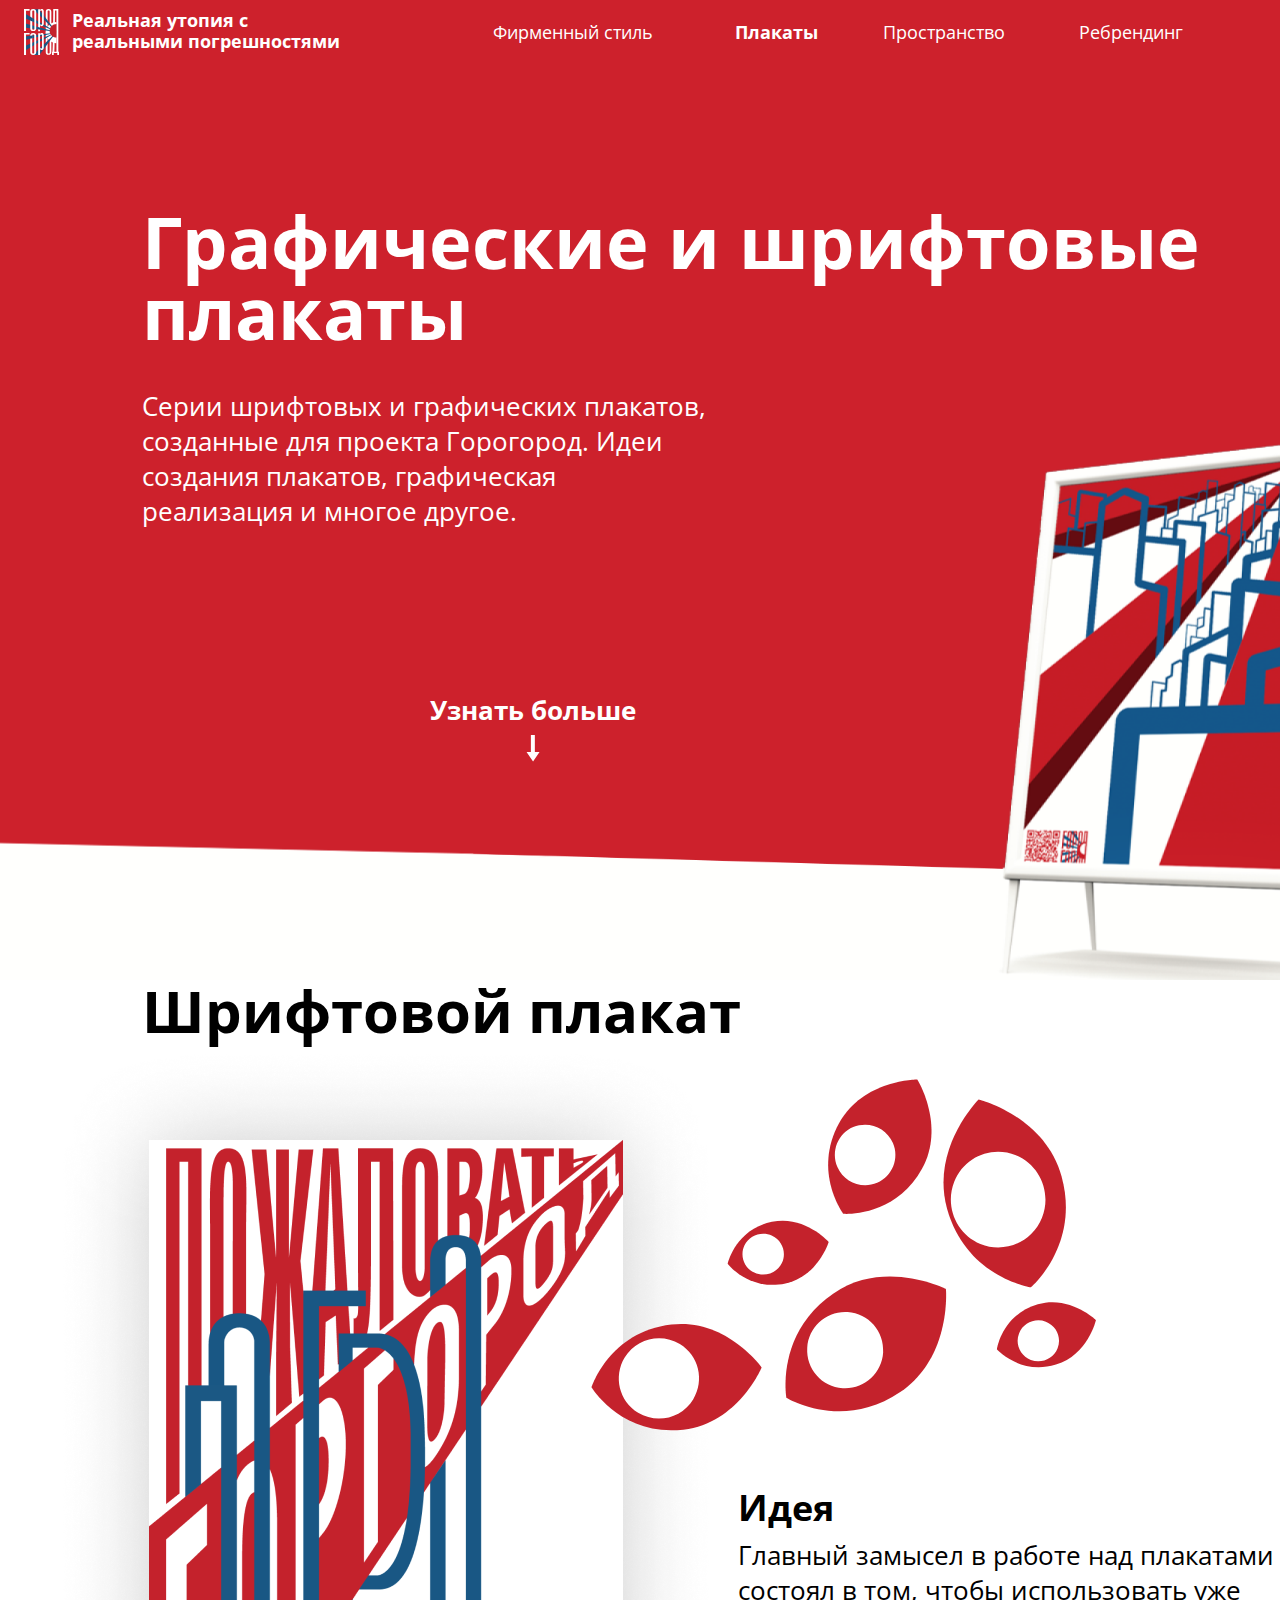
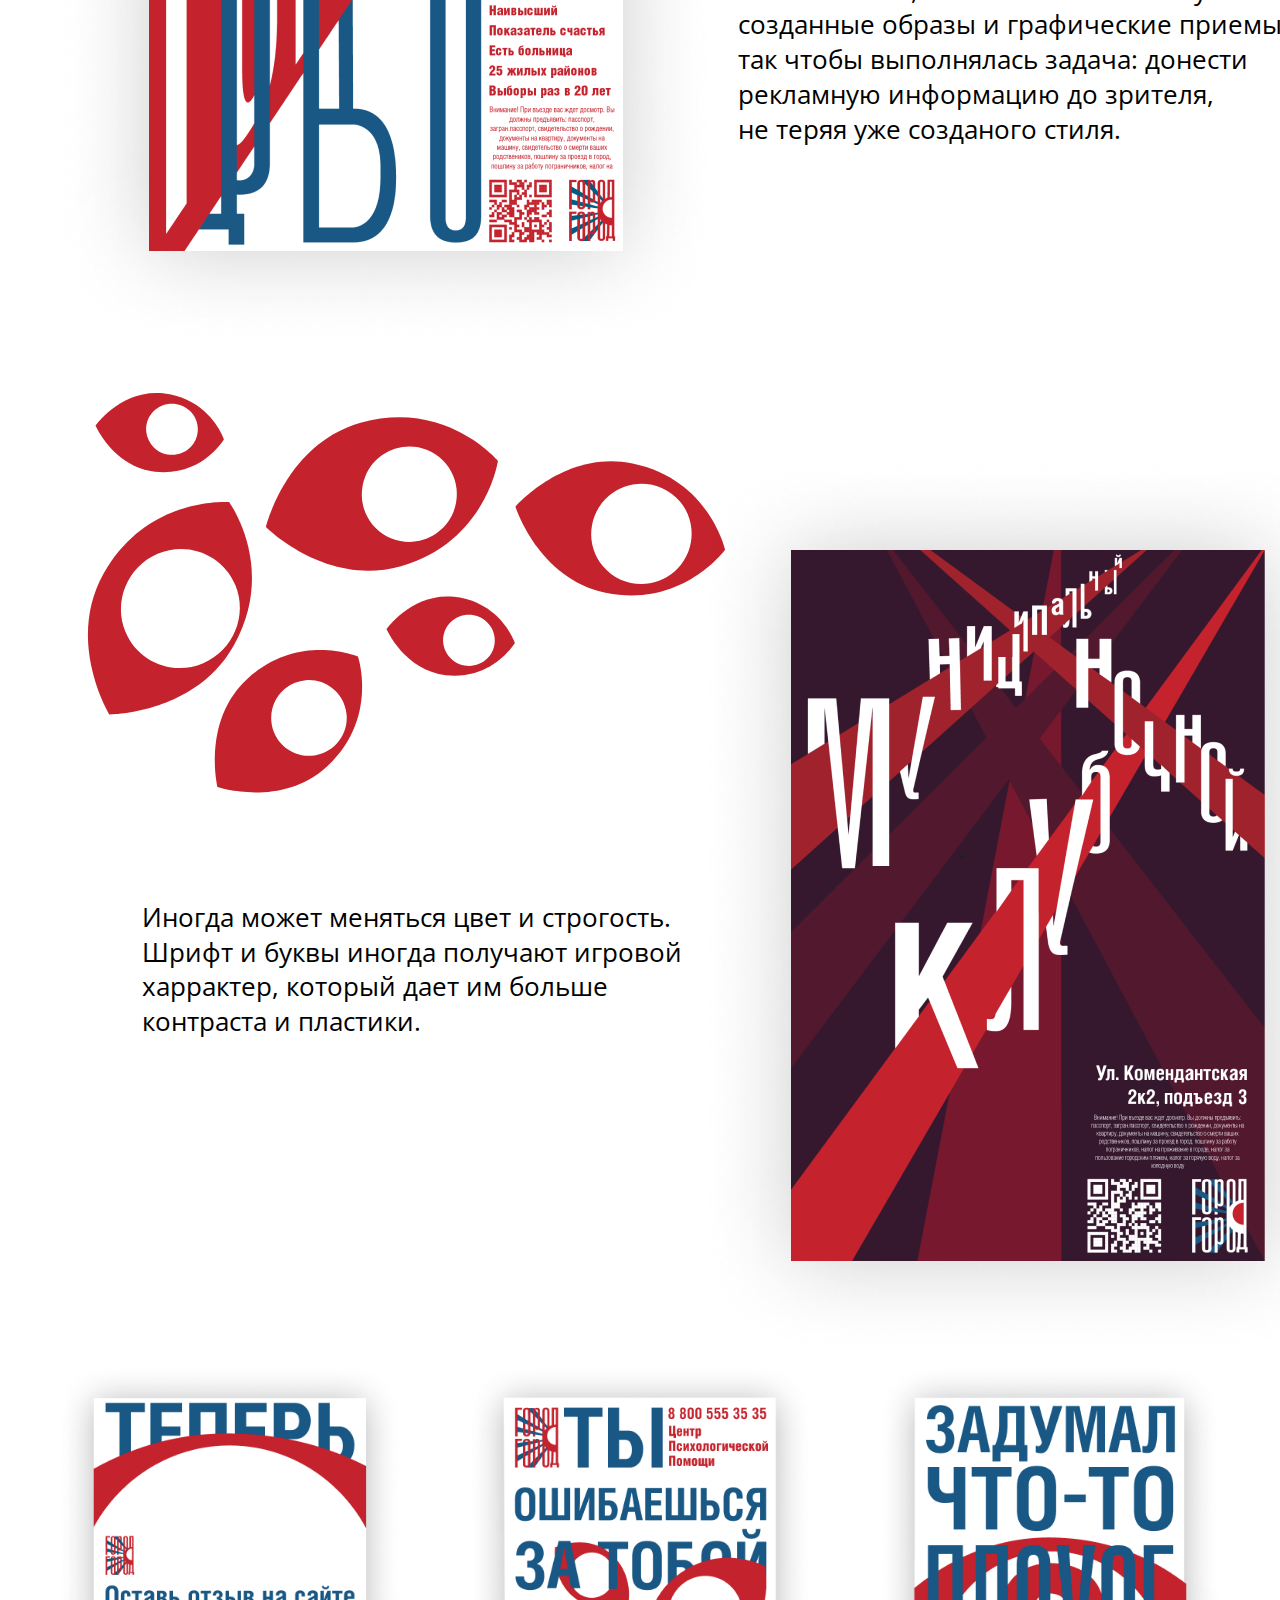
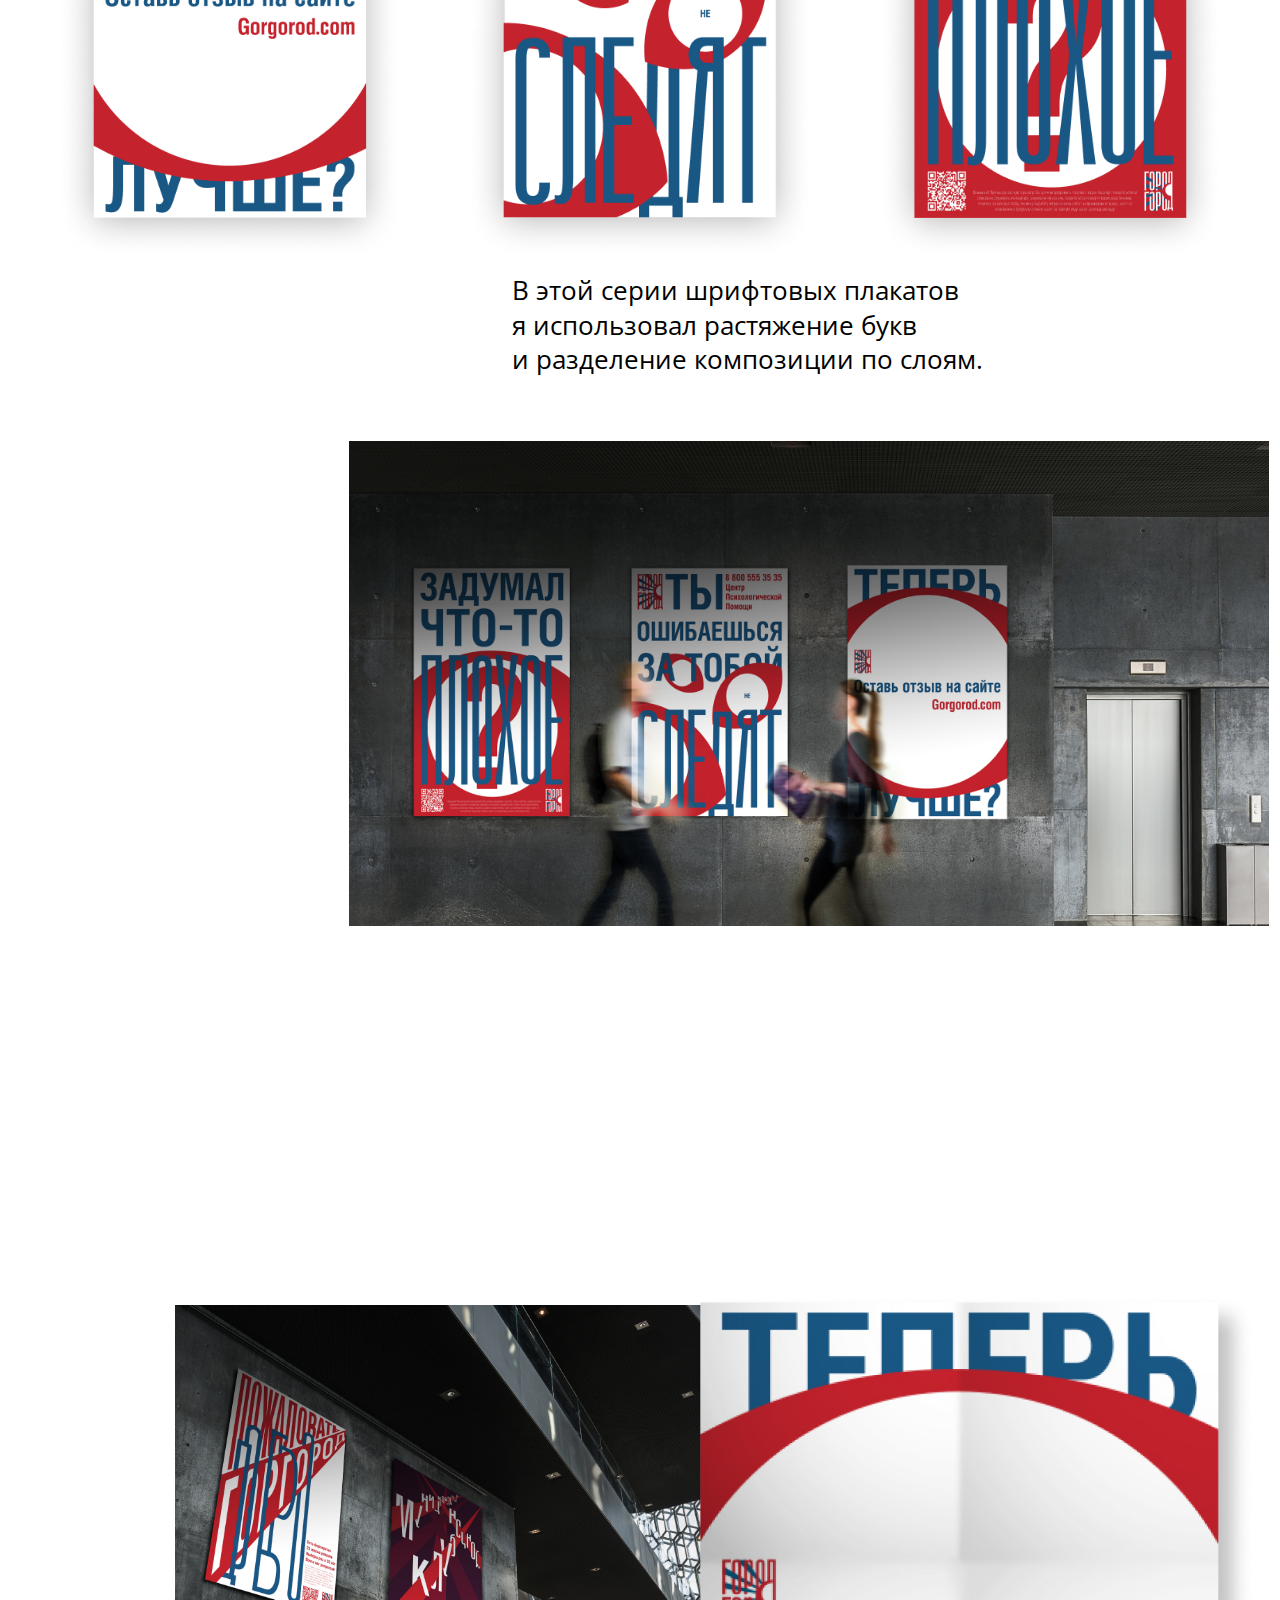
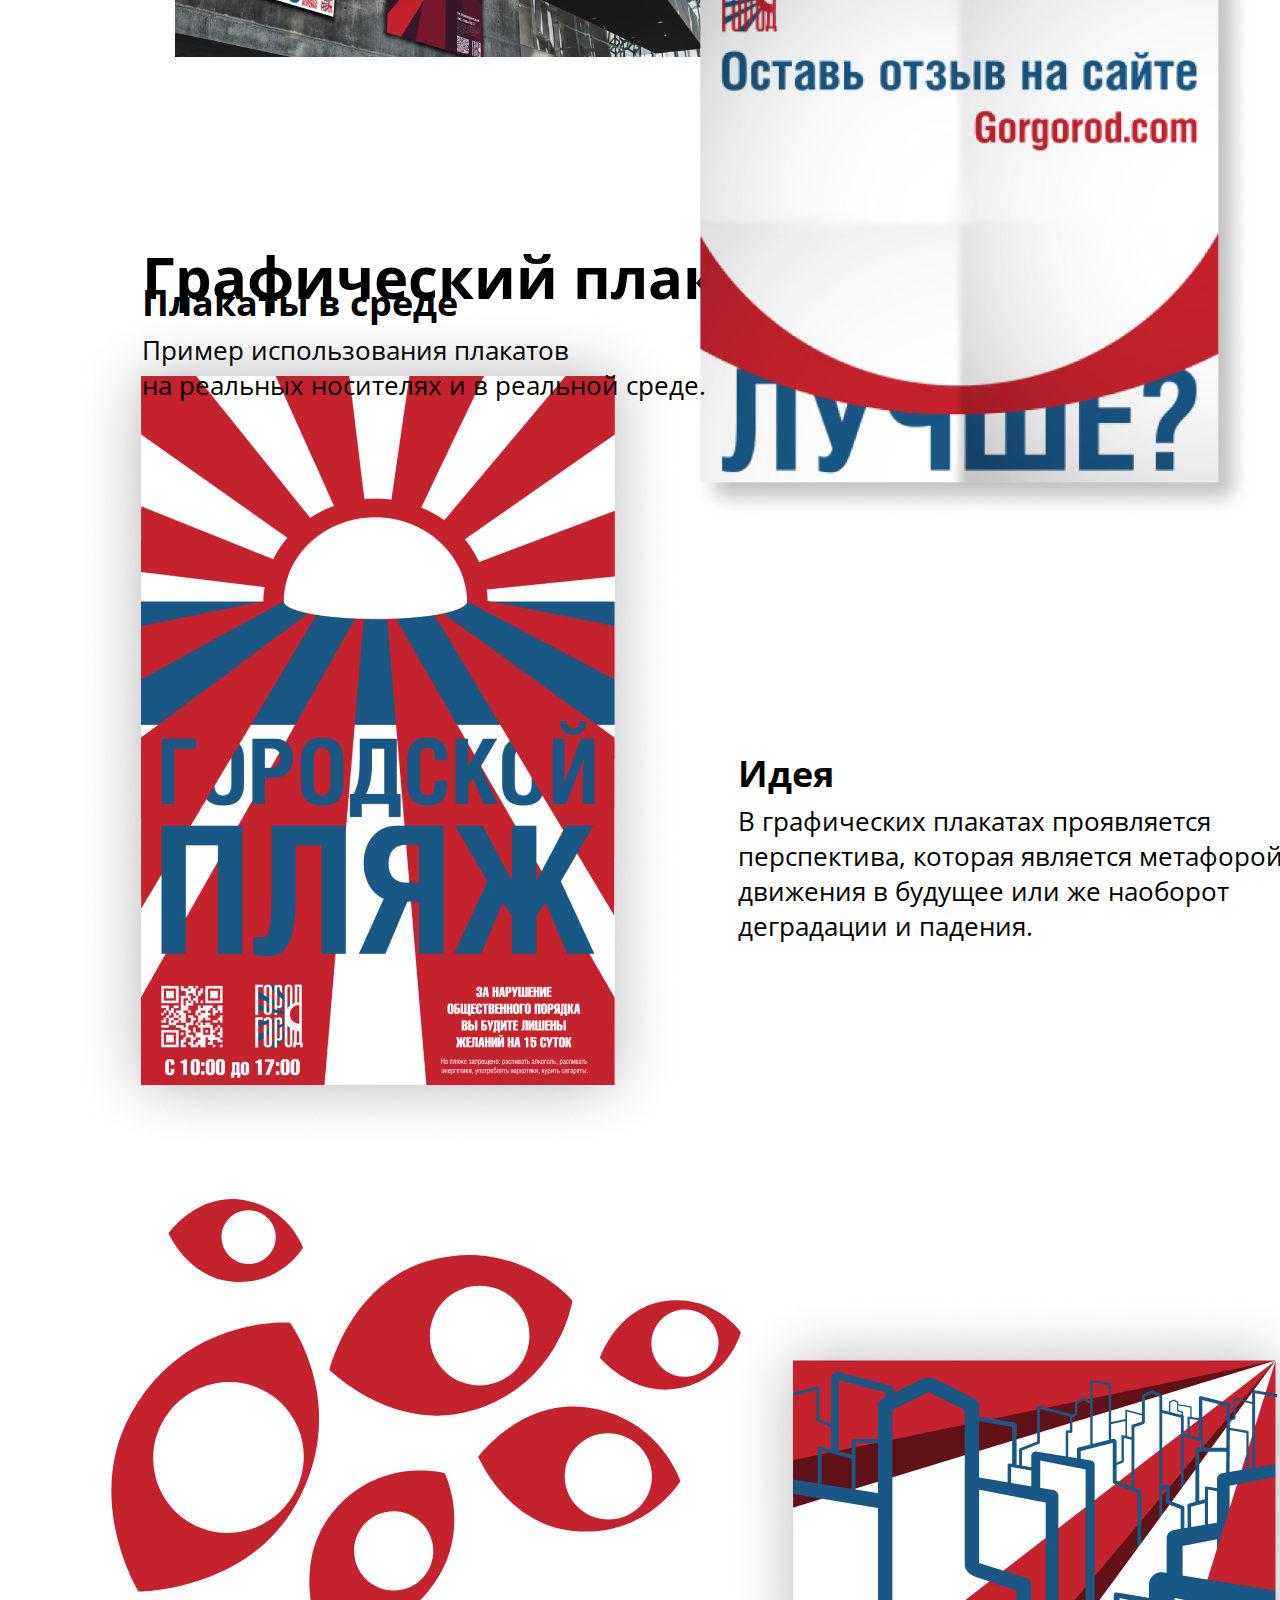
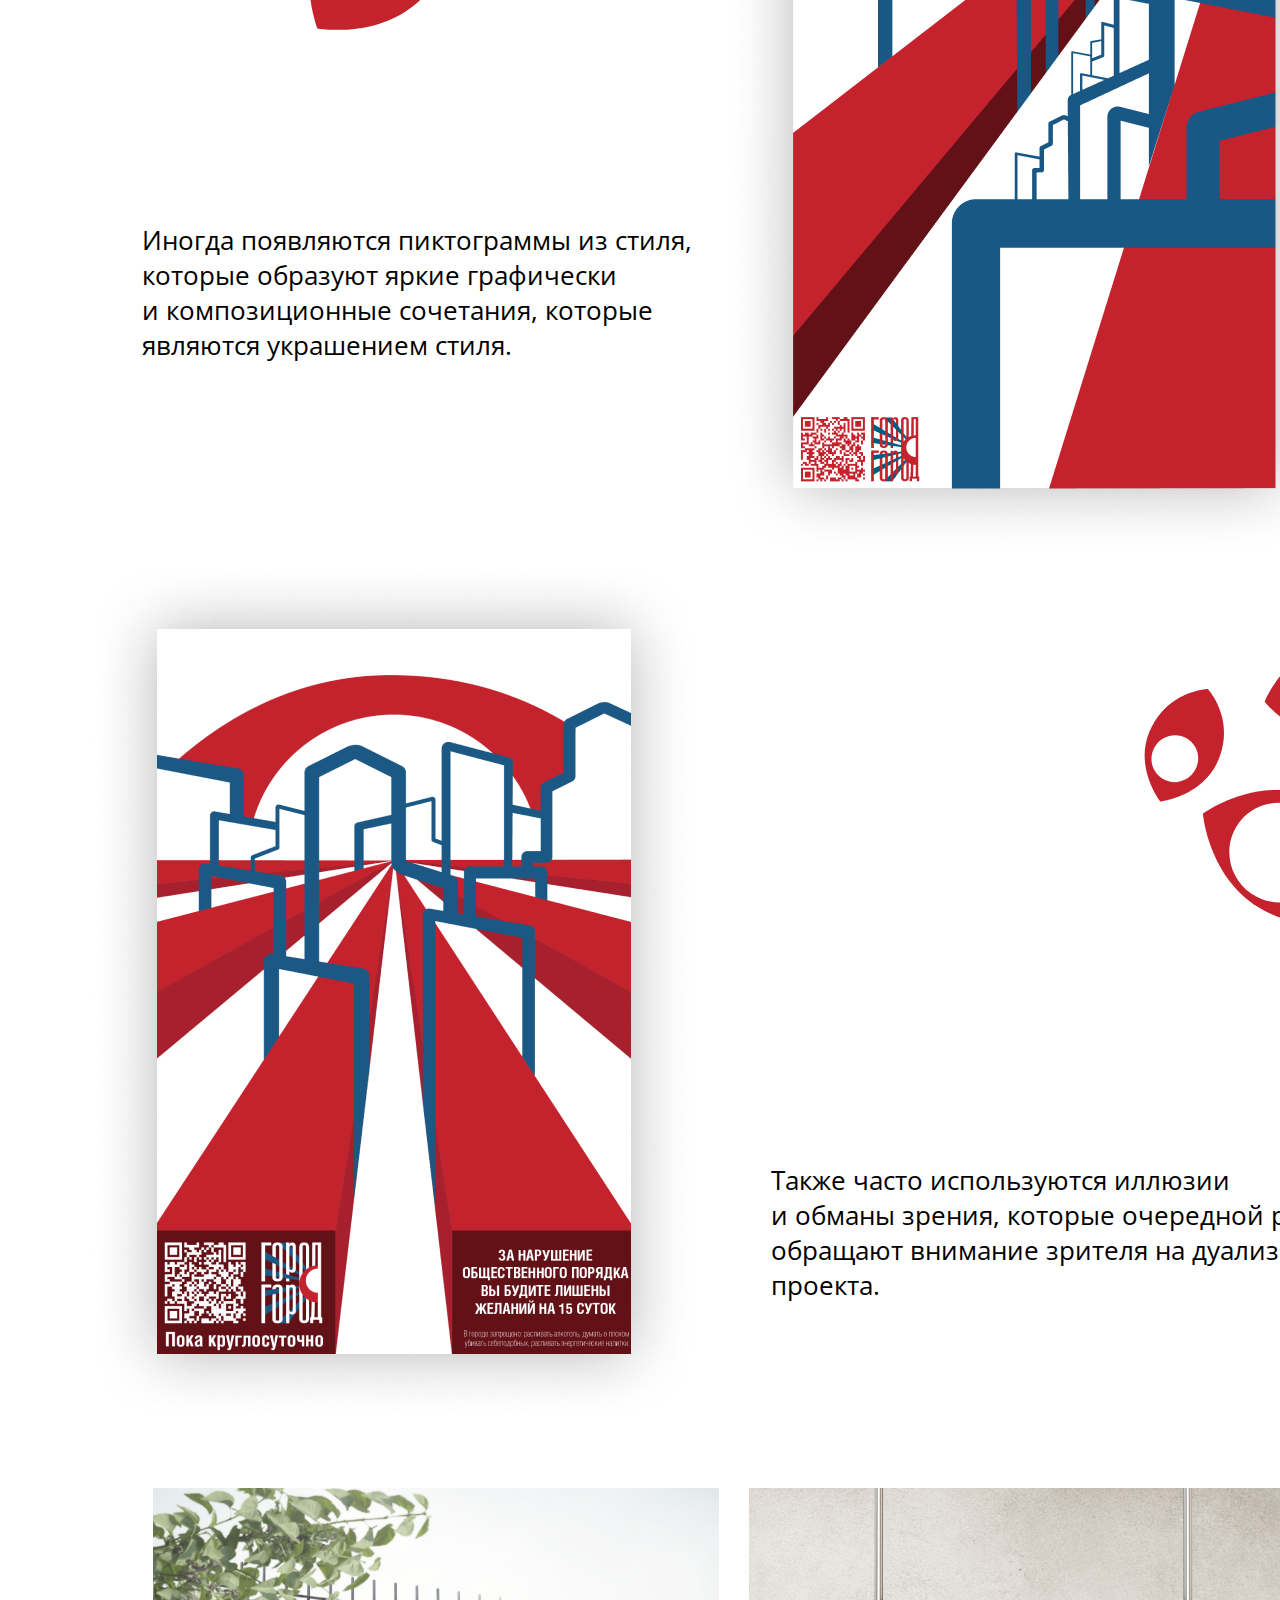
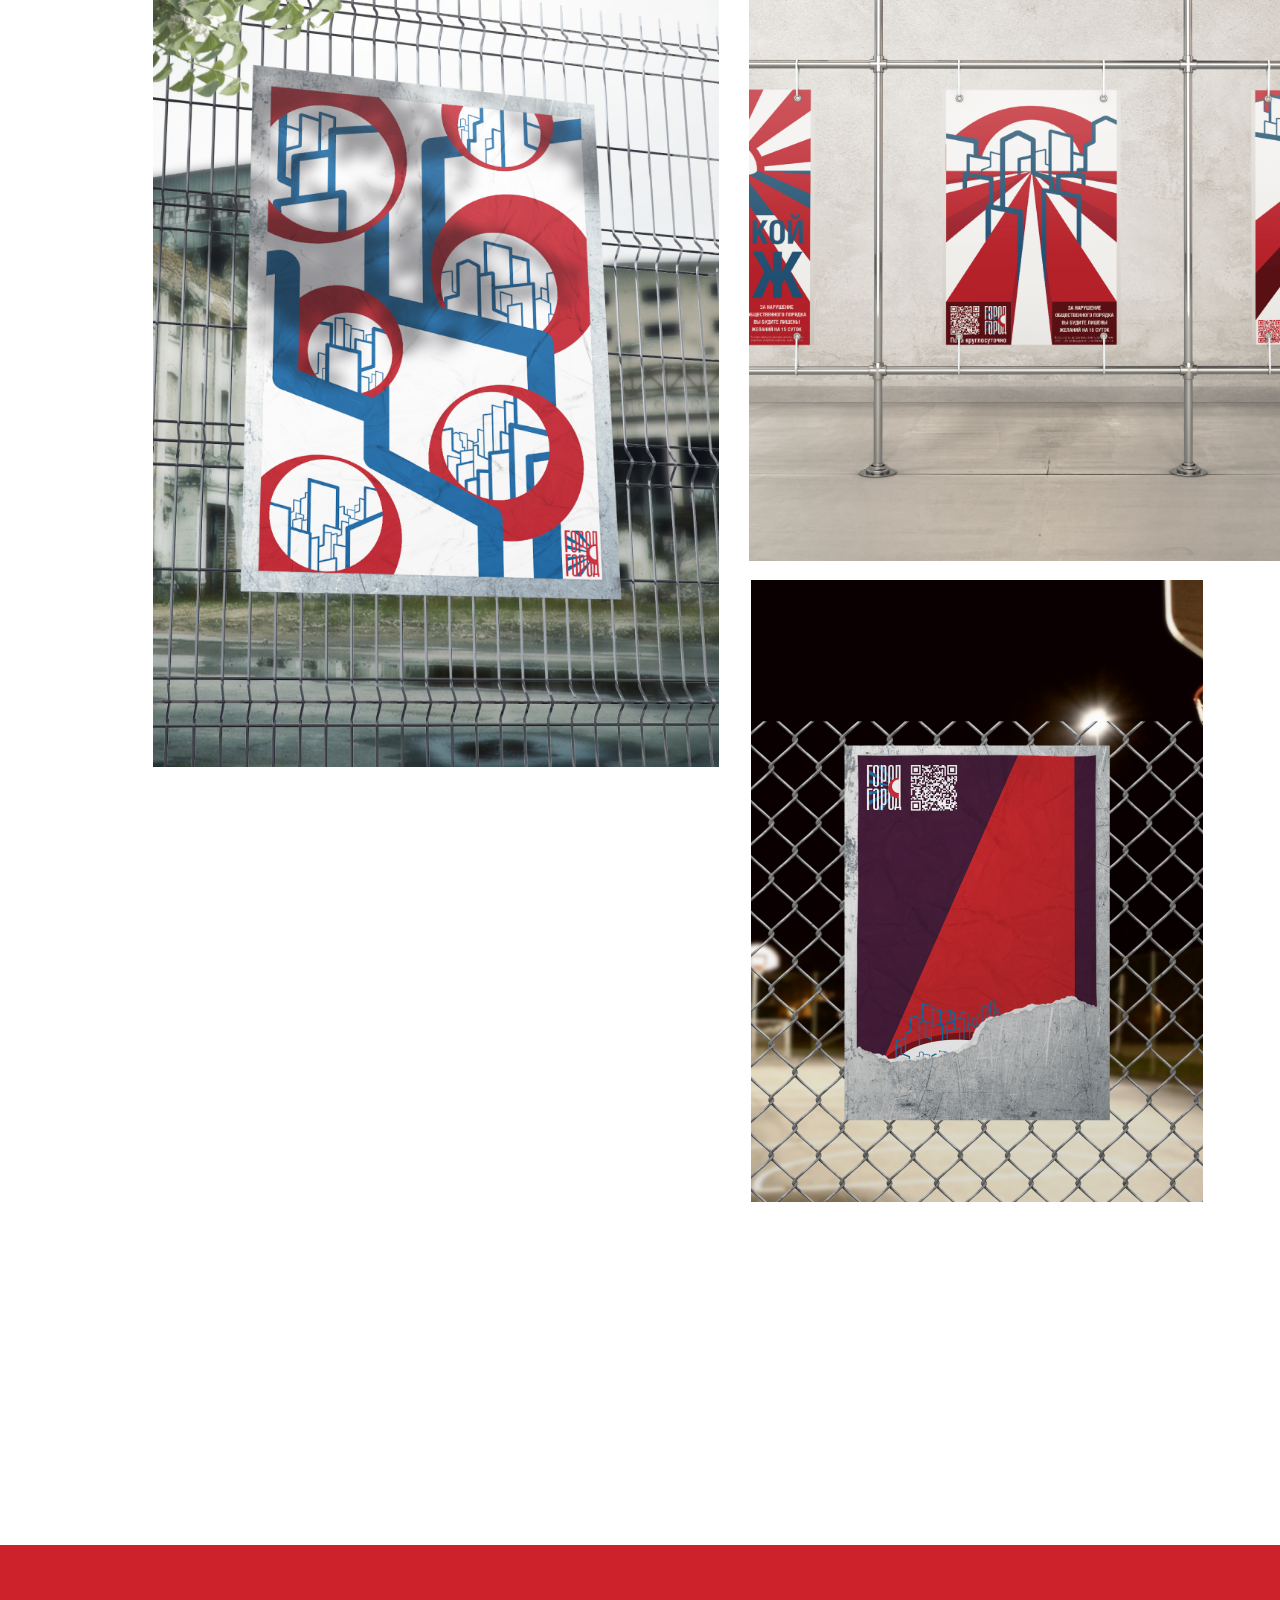
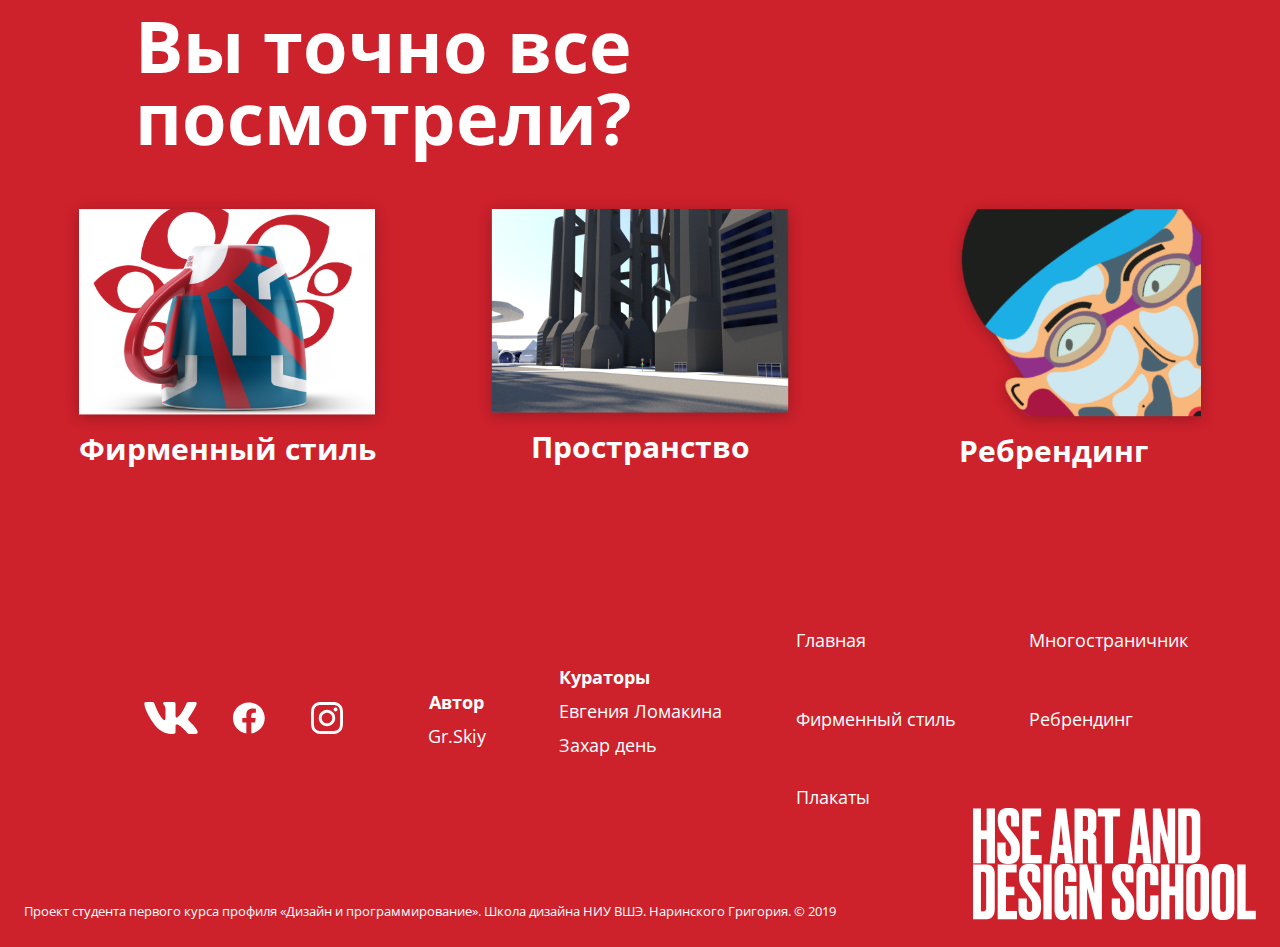
<file: index3.html>
<!DOCTYPE html>
<html lang="en" dir="ltr">
<head>
  <meta charset="utf-8">
  <title>Плакаты</title>
  <link rel="stylesheet" href="styles/posterPage.css">
  <meta name="viewport" content="width=device-width, initial-scale=1">
</head>
<body>
  <header>
      <a class="headerContainer" href="index.html">
        <img src="img/gorgorodLogoMain.svg" alt="">
        <div class="descriptor">Реальная утопия
  с реальными погрешностями</div>
      </a>
    <ul>
      <li class="brandingHeader"><a href="index2.html">Фирменный стиль</a></li>
      <li class="posterHeader"><a href="index3.html">Плакаты</a></li>
      <li class="spaceHeader"><a href="index4.html">Пространство</a></li>
      <li class="rebrandingHeader"><a href="index5.html">Ребрендинг</a></li>
      <img class="burger" src="img/burger.svg" alt="">
      <img class="cross" src="img/cross.svg" alt="">
    </ul>
  </header>
  <section class="error">
      <h1>404</h1>
      <h2>Страница в разработке. Пока доступны разрешения Desktop (1920x1080) и laptop (1440x900)</h2>
  </section>
  <section class="menu">
    <ul>
      <li>
        <a href="index2.html">
          <span id="first">Фирменный стиль</span>
        </a>
      </li>
      <li>
        <a href="index3.html">
          <span id="second">Плакаты</span>
        </a>
      </li>
      <li>
        <a href="index4.html">
          <span id="third">Пространство</span>
        </a>
      </li>
      <li>
        <a href="index5.html">
          <span id="fourth">Ребрендинг</span>
        </a>
      </li>
    </ul>
  </section>
  <section class="posterIntro">
    <div class="introContainer">
      <h1>Графические и шрифтовые плакаты</h1>
      <p>Серии шрифтовых и&nbsp;графических плакатов, созданные для проекта Горогород. Идеи создания плакатов, графическая реализация и&nbsp;многое другое.</p>
    </div>
    <img src="img/posterIntro.png" alt="intro">
    <div class="introButton">
      <a class="buttons" href="#firstTypoSection"><span>Узнать больше</span> <img id="buttonImg" src= "img/introArrow2.svg" alt="">
      </a>
    </div>
  </section>
  <section class="typographyposters">
    <div id="firstTypoSection" class="firstTypoSection">
      <h2>Шрифтовой плакат</h2>
      <img class="glazaPoster1" src="img/glazaPoster1.svg" alt="">
      <div class="firstSmallContainer">
        <img src="img/typoPoster1.png" alt="">
        <div class="">
          <h3>Идея</h3>
          <p>Главный замысел в&nbsp;работе над плакатами состоял в&nbsp;том, чтобы использовать уже созданные образы и&nbsp;графические приемы, так чтобы выполнялась задача: донести рекламную информацию до&nbsp;зрителя, не&nbsp;теряя уже созданого стиля.</p>
        </div>
      </div>
    </div>
    <div class="secondTypoSection">
      <img class="typoGlaza2"src="img/glazaPoster2.svg" alt="">
      <div>
        <p>Иногда может меняться цвет и&nbsp;строгость. Шрифт и&nbsp;буквы иногда получают игровой харрактер, который дает им&nbsp;больше контраста и&nbsp;пластики.</p>
        <img class="typoPoster2" src="img/typoPoster2.png" alt="">
      </div>
    </div>
    <div class="thirdTypoSection">
      <div>
        <img src="img/typoPoster3.png" alt="">
        <img src="img/typoPoster4.png" alt="">
        <img src="img/typoPoster5.png" alt="">
      </div>
      <p>В&nbsp;этой серии шрифтовых плакатов я&nbsp;использовал растяжение букв и&nbsp;разделение композиции по&nbsp;слоям.</p>
    </div>
    <div class="fourthTypoSection">
      <img class="typoPoster6" src="img/typoPoster6.png" alt="">
      <img class="typoPoster7" src="img/typoPoster7.png" alt="">
      <img class="typoPoster8" src="img/typoPoster8.png" alt="">
      <div class="postersContainer">
        <h3>Плакаты в среде</h3>
        <p>Пример использования плакатов на&nbsp;реальных носителях и&nbsp;в&nbsp;реальной среде.</p>
      </div>
    </div>
  </section>
  <section class="graphicPosters">
    <div class="firstGraphoSection">
      <h2>Графический плакат</h2>
      <div class="secondSmallContainer">
        <img src="img/graphPoster1.png" alt="">
        <div class="">
          <h3>Идея</h3>
          <p>В&nbsp;графических плакатах проявляется перспектива, которая является метафорой движения в&nbsp;будущее или&nbsp;же наоборот деградации и&nbsp;падения.</p>
        </div>
      </div>
    </div>
    <div class="secondGraphoSection">
      <img class="graphoGlaza1"src="img/glazaPoster3.svg" alt="">
      <div>
        <p>Иногда появляются пиктограммы из&nbsp;стиля, которые образуют яркие графически и&nbsp;композиционные сочетания, которые являются украшением стиля.</p>
        <img src="img/graphoPoster2.png" alt="">
     </div>
    </div>
    <div class="thirdGraphoSection">
      <img class="graphoGlaza2"class="glazaPoster4" src="img/glazaPoster4.svg" alt="">
      <div class="thirdSmallContainer">
        <img src="img/graphoPoster3.png" alt="">
        <div class="">
          <p>Также часто используются иллюзии и&nbsp;обманы зрения, которые очередной раз обращают внимание зрителя на&nbsp;дуализм проекта.</p>
        </div>
      </div>
    </div>
    <div class="fourthGraphoSection">
      <img class="graphoPoster4" src="img/graphoPoster4.png" alt="">
      <img class="graphoPoster5" src="img/graphoPoster5.png" alt="">
      <img class="graphoPoster6" src="img/graphoPoster6.png" alt="">
    </div>
  </section>
  <footer>
    <div class="moreFooter">
      <h1>Вы точно все посмотрели?</h1>
      <ul>
        <a href="index2.html"><li>
          <img src="img/more1.png" alt="">
          <h3>Фирменный стиль</h3>
        </li>
        </a>
        <a href="index4.html">
          <li>
            <img src="img/more3.png" alt="">
            <h3>Пространство</h3>
          </li>
        </a>
        <a href="index5.html">
          <li>
            <img src="img/more4.png" alt="">
            <h3>Ребрендинг</h3>
          </li>
        </a>
      </ul>
    </div>
    <div class="mainFooter">
      <ul>
        <li class="logos">
          <a href="https://vk.com/1seppuku1"><img src="img/vcLogo.svg" alt="vс"></a>
          <a href="https://www.facebook.com/greg.narinskiy"><img src="img/fbLogo.svg" alt="fb"></a>
          <a href="https://www.instagram.com/gr.skiy/"><img src="img/instLogo.svg" alt="inst"></a>
        </li>
        <li class="me">
          <h3>Автор</h3>
          <a href="https://portfolio.hse.ru/User/10417"><h4>Gr.Skiy</h4></a>
        </li>
        <li class="heads">
          <h3>Кураторы</h3>
          <a href="https://design.hse.ru/team/345"><h4>Евгения Ломакина</h4></a>
          <a href="https://design.hse.ru/team/4249"><h4>Захар день</h4></a>
        </li>
        <li class="pages1">
          <a href="index.html"><h4>Главная</h4></a>
          <a href="index2.html"><h4>Фирменный стиль</h4></a>
          <a href="index3.html"><h4>Плакаты</h4></a>
        </li>
        <li class="pages2">
          <a href="index4.html"><h4>Многостраничник</h4></a>
          <a href="index5.html"><h4>Ребрендинг</h4></a>
        </li>
      </ul>
      <div class="tittleContainer">
        <div class="smallestContainer">
          <div class="block"></div>
          <span>Проект студента первого курса профиля «Дизайн и программирование». Школа дизайна НИУ ВШЭ. Наринского Григория. © 2019</span>
        </div>
        <a href="https://design.hse.ru"><img class="hseLogo" src="img/hseLogoWhite.png" alt=""></a>
      </div>
    </div>
    <div class="mainSmallFooter">
      <div class="massSmallFooterContainer">
        <div class="smallFooterContainer1">
          <a href="index.html"><h4>Главная</h4></a>
          <a href="index2.html"><h4>Фирменный стиль</h4></a>
          <a href="index3.html"><h4>Плакаты</h4></a>
          <a href="index4.html"><h4>Многостраничник</h4></a>
          <a href="index5.html"><h4>Ребрендинг</h4></a>
        </div>
        <div class="smallFooterContainer2">
          <div class="smallestFooterContainer1">
            <h3>Автор</h3>
            <a href="https://portfolio.hse.ru/User/10417"><h4>Gr.Skiy</h4></a>
          </div>
          <div class="smallestFooterContainer2">
            <h3>Кураторы</h3>
            <a href="https://design.hse.ru/team/345"><h4>Евгения Ломакина</h4></a>
            <a href="https://design.hse.ru/team/4249"><h4>Захар день</h4></a>
          </div>
        </div>
        <div class="smallFooterContainer3">
          <a href="https://vk.com/1seppuku1"><img src="img/vcLogo.svg" alt="vс"></a>
          <a href="https://www.facebook.com/greg.narinskiy"><img src="img/fbLogo.svg" alt="fb"></a>
          <a href="https://www.instagram.com/gr.skiy/"><img src="img/instLogo.svg" alt="inst"></a>
        </div>
      </div>
      <div class="lessSmallFooterContainer">
        <div class="smallestContainer">
          <div class="block"></div>
          <span>Проект студента первого курса профиля «Дизайн и программирование». Школа дизайна НИУ ВШЭ. Наринского Григория. © 2019</span>
        </div>
        <a href="https://design.hse.ru"><img class="hseLogo" src="img/hseLogoWhite.png" alt=""></a>
      </div>
    </div>
  </footer>


  <script src="JS/jquery-3.3.1.js"></script>
  <script src="JS/sidebar.js"></script>
  <script src="JS/script.js" charset="utf-8"></script>
</body>
</html>
</file>
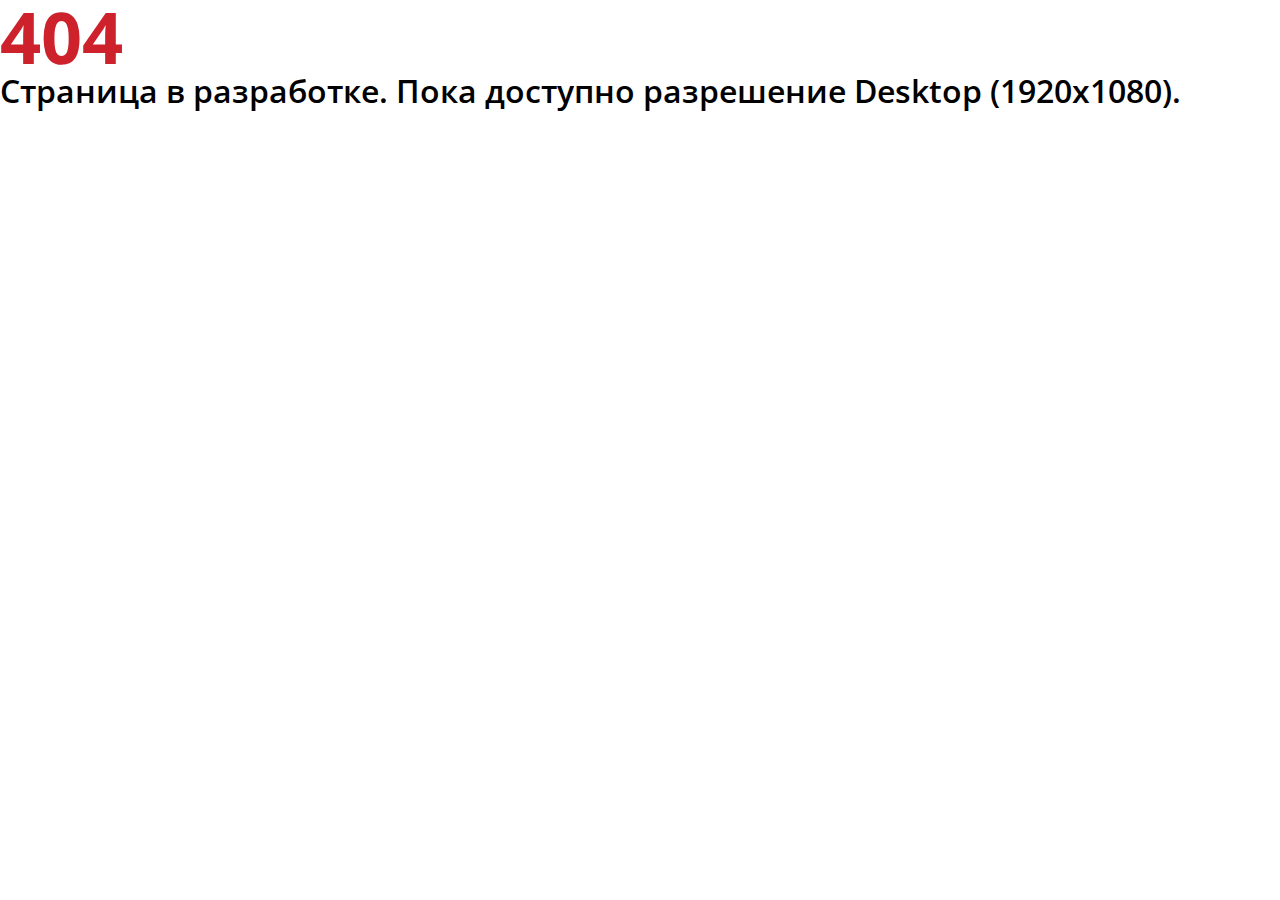
<file: index4.html>
<!DOCTYPE html>
<html lang="en" dir="ltr">
<head>
  <meta charset="utf-8">
  <title>Пространство</title>
  <link rel="stylesheet" href="styles/spacePage.css">
  <meta name="viewport" content="width=device-width, initial-scale=1">
</head>
<body>
  <header>
      <a class="headerContainer" href="index.html">
        <img src="img/gorgorodLogoMain.svg" alt="">
        <div class="descriptor">Реальная утопия
  с реальными погрешностями</div>
      </a>
    <ul>
      <li class="brandingHeader"><a href="index2.html">Фирменный стиль</a></li>
      <li class="posterHeader"><a href="index3.html">Плакаты</a></li>
      <li class="spaceHeader"><a href="index4.html">Пространство</a></li>
      <li class="rebrandingHeader"><a href="index5.html">Ребрендинг</a></li>
    </ul>
  </header>
  <section class="error">
      <h1>404</h1>
      <h2>Страница в разработке. Пока доступно разрешение Desktop (1920x1080). </h2>
  </section>
  <section class="spaceIntro">
    <div class="introContainer">
      <h1>Пространство</h1>
      <p>С&nbsp;развитием проекта Горгород начал воплощаться в&nbsp;реальность, теперь можно увидеть не&nbsp;только его стиль, но&nbsp;и&nbsp;как он&nbsp;выглядить в&nbsp;реальной жизни.</p>
    </div>
    <img src="img/spaceIntro.png" alt="intro">
    <div class="introButton">
      <a class="buttons" href="#cityPlan"><span>Узнать больше</span> <img id="buttonImg" src= "img/introArrow2.svg" alt="">
      </a>
    </div>
  </section>
  <section id="cityPlan" class="cityPlan">
    <div class="mainCityPlan">
      <div class="firstCityPlan">
        <h2>План города</h2>
        <p>Изначально город проектировался с&nbsp;целью получать из&nbsp;него максимальную пользу. Поэтому было принято решение разбить город на&nbsp;районы, каждый из&nbsp;которых имеет свои функции.</p>
      </div>
      <div class="secondCityPlan">
        <img src="img/space1.png" alt="">
        <div>
          <h3>Разделение на районы</h3>
          <p>Поэтому было принято решение разбить город на&nbsp;районы, каждый из&nbsp;которых имеет свои функции.Так в&nbsp;городе появились: университет, индустриальная район, коммерческий район и&nbsp;жилой район.</p>
        </div>
      </div>
      <div class="thirdCityPlan">
        <div>
          <h3>Система дорог</h3>
          <p>Система дорог в&nbsp;городе разделена на&nbsp;четыре зоны и&nbsp;два уровня. Второй уровень находиться над первым, таким образом первый уровень является фундаментом города.</p>
        </div>
        <img src="img/space2.png" alt="">
      </div>
    </div>
    <p class="anchorP">Кроме того, его система дорог подстроена под концепцию каждого района. Тем не&nbsp;менее нижний уровень дорог не&nbsp;соединяет город с&nbsp;окружающим миром. Для этого есть верхний ярус шоссе, который проходит по&nbsp;кольцу вокруг города.</p>
    <img class="anchorImg" src="img/space3.png" alt="">
  </section>
  <section class="comNei">
    <h2>Коммерческий район</h2>
    <p>Коммерческий район&nbsp;&mdash; это капиталистическая зона, в&nbsp;которой предоставляют людям услуги и&nbsp;продают товары.</p>
    <img src="img/space4.png" alt="">
  </section>
  <section class="comUni">
    <div class="mainUni">
      <div class="firstUni">
        <h2>Университет</h2>
        <p>Университет&nbsp;&mdash; это район города, в&nbsp;котором жители могут получить высшее образование.</p>
      </div>
      <div class="secondUni">
        <img src="img/space5.png" alt="">
        <div>
          <p>Район разделен на&nbsp;две части: гуманитарную зону и&nbsp;техническую.</p>
        </div>
      </div>
      <div class="thirdUni">
        <div>
          <p>Архитектура соответствует концепции каждой части. Более плавные и&nbsp;мягкие переходы в&nbsp;сочетании с&nbsp;красным цветом.</p>
        </div>
        <img src="img/space6.png" alt="">
      </div>
    </div>
    <img class="anchorImg" src="img/space7.png" alt="">
  </section>
  <section class="comInd">
    <h2>Индустриальный район</h2>
    <p>Индустриальный район&nbsp;&mdash; это место, где изготавливаются ресурсы для всех других районов, это сердце города. Множество труб, смотрящих в&nbsp;небо, созданы с&nbsp;целью питать горгород и&nbsp;доставлять все необходимые товары и&nbsp;продукты гражданам.</p>
    <img src="img/space8.png" alt="">
  </section>
  <section class="comLive">
    <h2>Жилой район</h2>
    <p>Жилой район разделен на&nbsp;три зоны, свойственные каждому другому району. Так появились два жилых комплекса для обучающихся в&nbsp;университете, панельные дома для рабочих и&nbsp;комплекс домов для предпринимателей.</p>
    <ul>
      <li>
        <img src="img/space9.png" alt="">
        <h5>Университет ком.</h5>
      </li>
      <li>
        <img src="img/space10.png" alt="">
        <h5>Коммерческий</h5>
      </li>
      <li>
        <img src="img/space11.png" alt="">
        <h5>Индустриальный</h5>
      </li>
      <li>
        <img src="img/space12.png" alt="">
        <h5>Университет ком.</h5>
      </li>
    </ul>
  </section>
  <section class="comMon">
    <h2>Монумент</h2>
    <p>Эта стела построена за&nbsp;тем, чтобы люди, живущие в&nbsp;городе всегда помнили о&nbsp;том, где они находятся. Не&nbsp;каждый сможет подняться наверх, но&nbsp;тот, кто это сделает, откроет для себя очень много нового.</p>
    <img src="img/space13.png" alt="">
  </section>
  <section class="books">
    <div class="firstBook">
      <h2>Книга</h2>
      <p>Вся информация о&nbsp;пространстве также собрана в&nbsp;многостраничном издании.</p>
    </div>
    <div class="mainBooks">
      <div class="secondBook">
        <img src="img/space14.png" alt="">
          <p>В&nbsp;нем более детальна показана структура города, система дорог, деление на&nbsp;районы. Также более схематично объяснен принцип работы города.</p>
      </div>
      <div class="thirdBook">
          <p>В&nbsp;книге можно более подробнее рассмотреть город и&nbsp;его районы, навигацию и&nbsp;архитектуру.</p>
        <img src="img/space15.png" alt="">
      </div>
      <div class="fourthBook">
        <img src="img/space16.png" alt="">
          <p>В&nbsp;издании представлено множество красивейших фотографий, каждая из&nbsp;которых очень тщательно отбиралась.</p>
      </div>
      <div class="fifthBook">
          <p>Вы&nbsp;можете погрузиться в&nbsp;реальность граждан Горгорода и&nbsp;почувствовать на&nbsp;себе весь гнет тоталитарного преследования.</p>
        <img src="img/space17.png" alt="">
      </div>
    </div>
    <div class="buyBook">
      <a href="https://issuu.com/grskiy/docs/tak2"><img src="img/space18.png" alt=""></a>
      <a href="https://issuu.com/grskiy/docs/tak2">
        <span class="buy">Полистать полное издание</span>
        <img class="arrowBig"src="img/arrowBig.svg" alt="">
      </a>
    </div>
  </section>
  <footer>
    <div class="moreFooter">
      <h1>Вы точно все посмотрели?</h1>
      <ul>
        <a href="index2.html"><li>
          <img src="img/more1.png" alt="">
          <h3>Фирменный стиль</h3>
        </li>
        </a>
        <a href="index3.html">
          <li>
            <img src="img/more2.png" alt="">
            <h3>Плакаты</h3>
          </li>
        </a>
        <a href="index5.html">
          <li>
            <img src="img/more4.png" alt="">
            <h3>Ребрендинг</h3>
          </li>
        </a>
      </ul>
    </div>
    <div class="mainFooter">
      <ul>
        <li class="logos">
          <a href="https://vk.com/1seppuku1"><img src="img/vcLogo.svg" alt="vс"></a>
          <a href="https://www.facebook.com/greg.narinskiy"><img src="img/fbLogo.svg" alt="fb"></a>
          <a href="https://www.instagram.com/gr.skiy/"><img src="img/instLogo.svg" alt="inst"></a>
        </li>
        <li class="me">
          <h3>Автор</h3>
          <a href="https://portfolio.hse.ru/User/10417"><h4>Gr.Skiy</h4></a>
        </li>
        <li class="heads">
          <h3>Кураторы</h3>
          <a href="https://design.hse.ru/team/345"><h4>Евгения Ломакина</h4></a>
          <a href="https://design.hse.ru/team/4249"><h4>Захар день</h4></a>
        </li>
        <li class="pages1">
          <a href="index.html"><h4>Главная</h4></a>
          <a href="index2.html"><h4>Фирменный стиль</h4></a>
          <a href="index3.html"><h4>Плакаты</h4></a>
        </li>
        <li class="pages2">
          <a href="index4.html"><h4>Многостраничник</h4></a>
          <a href="index5.html"><h4>Ребрендинг</h4></a>
        </li>
      </ul>
      <div class="tittleContainer">
        <div class="smallestContainer">
          <div class="block"></div>
          <span>Проект студента первого курса профиля «Дизайн и программирование». Школа дизайна НИУ ВШЭ. Наринского Григория. © 2019</span>
        </div>
        <a href="https://design.hse.ru"><img class="hseLogo" src="img/hseLogoWhite.png" alt=""></a>
      </div>
    </div>
  </footer>


  <script src="JS/jquery-3.3.1.js"></script>
  <script src="JS/sidebar.js"></script>
  <script src="JS/script.js" charset="utf-8"></script>
</body>
</html>
</file>
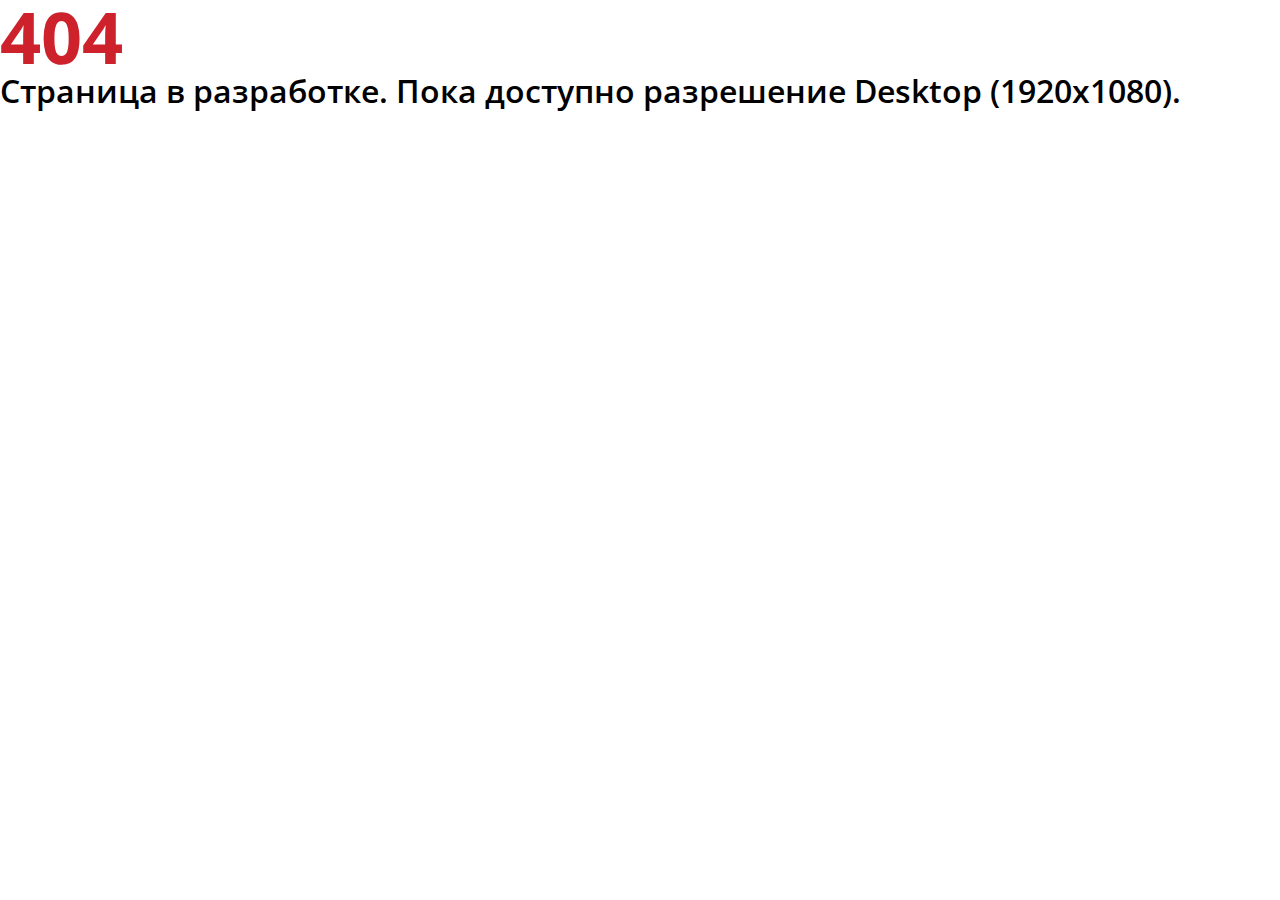
<file: index5.html>
<!DOCTYPE html>
<html lang="en" dir="ltr">
<head>
  <meta charset="utf-8">
  <title>Ребрендинг</title>
  <link rel="stylesheet" href="styles/rebrandingPage.css">
  <meta name="viewport" content="width=device-width, initial-scale=1">
</head>
<body>
  <header>
      <a class="headerContainer" href="index.html">
        <img src="img/gorgorodLogoMain.svg" alt="">
        <div class="descriptor">Реальная утопия
  с реальными погрешностями</div>
      </a>
    <ul>
      <li class="brandingHeader"><a href="index2.html">Фирменный стиль</a></li>
      <li class="posterHeader"><a href="index3.html">Плакаты</a></li>
      <li class="spaceHeader"><a href="index4.html">Пространство</a></li>
      <li class="rebrandingHeader"><a href="index5.html">Ребрендинг</a></li>
    </ul>
  </header>
  <section class="error">
    <div class="404Background">
      <h1>404</h1>
      <h2>Страница в разработке. Пока доступно разрешение Desktop (1920x1080).</h2>
    </div>
  </section>
  <section class="rebrandingIntro">
    <div class="introContainer">
      <h1>А&nbsp;теперь по-настоящему!</h1>
      <p>Надо поменять тему проекта, чтобы реализовать его, город построить не&nbsp;получиться, а&nbsp;вот сделать стиль для агенства нянь. Почему нет?!</p>
    </div>
    <img src="img/rebrandingIntro.png" alt="intro">
    <div class="introButton">
      <a class="buttons" href="#pattern"><span>Узнать больше</span> <img id="buttonImg" src= "img/introArrow.svg" alt="">
      </a>
    </div>
  </section>
  <section id="pattern" class="pattern">
    <h2>На чем построен новый стиль?</h2>
    <h3>Камо паттерны</h3>
    <div class="littlePattern">
      <img src="img/smallPattern1.svg" alt="">
      <img src="img/smallPattern2.svg" alt="">
      <img src="img/smallPattern3.svg" alt="">
    </div>
    <p>За&nbsp;основу паттерна взяты плавные переливающиеся пятна, а&nbsp;также форма животных, выполненые в&nbsp;едином стиле. Паттерн образует стиль Шпионяни, он&nbsp;будет проявляться на&nbsp;носителях и&nbsp;в&nbsp;логотипе.</p>
    <div class="bigPattern">
      <img src="img/bigPattern1.png" alt="">
      <img src="img/bigPattern2.png" alt="">
      <img src="img/bigPattern3.png" alt="">
    </div>
  </section>
  <section class="character">
    <h3>Милитари персонаж</h3>
    <img src="img/character.svg" alt="">
  </section>
  <section class="font">
    <h3>Шрифт</h3>
    <img src="img/font.png" alt="">
  </section>
  <section class="rebrandingLogo">
    <h2>Поиск логотипа</h2>
    <div class="searchLogo">
      <div class="preFirst">
        <div class="block"></div>
        <div class="first">
          <img src="img/firstLogoRebranding.svg" alt="">
          <p>За&nbsp;основу первых логотипов был взят принцип сочетания форм пятен и&nbsp;шрифта. Здачей являлось найти гармонию в&nbsp;этои отношении.</p>
        </div>
      </div>
      <div class="preSecond">
        <div class="second">
          <img src="img/secondLogoRebranding.svg" alt="">
          <p>Логотип пытался принять также строгую форму, сохраняя все ту&nbsp;же детскую игривость и&nbsp;свободу.</p>
        </div>
        <div class="block"></div>
      </div>
      <div class="preThird">
        <div class="block"></div>
        <div class="third">
          <img src="img/thirdLogoRebranding.svg" alt="">
          <p>Он&nbsp;также пытался выйти из&nbsp;рамок своих строгих форм и&nbsp;обрестии свою собственную индивидуальность.</p>
        </div>
      </div>
      <div class="preFourth">
        <div class="fourth">
          <img src="img/fourthLogoRebranding.svg" alt="">
          <p>Также были попытки соединить дескриптор с&nbsp;формально строгой формой, но&nbsp;в&nbsp;итоге пришлось отказаться от&nbsp;этого варианта.</p>
        </div>
        <div class="block"></div>
      </div>
      <div class="preFifth">
        <div class="block"></div>
        <div class="fifth">
          <img src="img/fifthLogoRebranding.svg" alt="">
          <p>К&nbsp;концу работы над логотипом все таки логотип стал менее официальным и&nbsp;болеее по-детски раскованным. Он&nbsp;построился на&nbsp;пятне и&nbsp;основном шрифте проекта.</p>
        </div>
      </div>
    </div>
    <div class="finalLogo">
      <h2>Финальный вариант</h2>
      <div class="finalContainer">
        <div class="finalSpyLogoContainer">
          <img src="img/finalSpyLogo1.svg" alt="">
          <img src="img/finalSpyLogo2.svg" alt="">
        </div>
        <p>Финальный вариант&nbsp;&mdash; это логотип написанный прописными буквами, состоящий из&nbsp;основного шрифта проекта. Он&nbsp;может выводиться на&nbsp;носителях в&nbsp;двух видах. Такой вариант обеспечивает наиболее легкую читаемость и&nbsp;запоминаемость.</p>
      </div>
    </div>
  </section>
  <section class="rebrandingIdentity">
    <h2>Айдентика</h2>
    <img src="img/rebrandingIdentity.png" alt="">
  </section>
  <footer>
    <div class="moreFooter">
      <h1>Вы точно все посмотрели?</h1>
      <ul>
        <a href="index2.html"><li>
          <img src="img/more1.png" alt="">
          <h3>Фирменный стиль</h3>
        </li>
        </a>
        <a href="index3.html">
          <li>
            <img src="img/more2.png" alt="">
            <h3>Плакаты</h3>
          </li>
        </a>
        <a href="index4.html">
          <li>
            <img src="img/more3.png" alt="">
            <h3>Пространство</h3>
          </li>
        </a>
      </ul>
    </div>
    <div class="mainFooter">
      <ul>
        <li class="logos">
          <a href="https://vk.com/1seppuku1"><img src="img/vcLogo.svg" alt="vс"></a>
          <a href="https://www.facebook.com/greg.narinskiy"><img src="img/fbLogo.svg" alt="fb"></a>
          <a href="https://www.instagram.com/gr.skiy/"><img src="img/instLogo.svg" alt="inst"></a>
        </li>
        <li class="me">
          <h3>Автор</h3>
          <a href="https://portfolio.hse.ru/User/10417"><h4>Gr.Skiy</h4></a>
        </li>
        <li class="heads">
          <h3>Кураторы</h3>
          <a href="https://design.hse.ru/team/345"><h4>Евгения Ломакина</h4></a>
          <a href="https://design.hse.ru/team/4249"><h4>Захар день</h4></a>
        </li>
        <li class="pages1">
          <a href="index.html"><h4>Главная</h4></a>
          <a href="index2.html"><h4>Фирменный стиль</h4></a>
          <a href="index3.html"><h4>Плакаты</h4></a>
        </li>
        <li class="pages2">
          <a href="index4.html"><h4>Многостраничник</h4></a>
          <a href="index5.html"><h4>Ребрендинг</h4></a>
        </li>
      </ul>
      <div class="tittleContainer">
        <div class="smallestContainer">
          <div class="block"></div>
          <span>Проект студента первого курса профиля «Дизайн и программирование». Школа дизайна НИУ ВШЭ. Наринского Григория. © 2019</span>
        </div>
        <a href="https://design.hse.ru"><img class="hseLogo" src="img/hseLogoWhite.png" alt=""></a>
      </div>
    </div>
  </footer>

  <script src="JS/jquery-3.3.1.js"></script>
  <script src="JS/sidebar.js"></script>
  <script src="JS/script.js" charset="utf-8"></script>
</body>
</html>
</file>
<file: styles/mainPage.css>
@import "reset.css";
@import url('https://fonts.googleapis.com/css?family=Open+Sans:400,700&display=swap&subset=cyrillic');

body {
  overflow-x: hidden;
  font-family: 'Open Sans';
}

a {
  text-decoration: none;
}

p {
  font-size: 26px;
}

.mainSmallFooter {
  display: none;
}

header {
  height: 64px;
  background-color: #CD212C;
  display: inline-block;
  display: flex;
  justify-content: space-between;
}

h3 {
  font-size: 18px;
}

.headerContainer {
  display: flex;
  justify-content: space-between;
  color: white;
  font-weight: 700;
  font-size: 18px;
  line-height: 119.2%;
  width: 330px;
  margin-top: 9px;
  margin-bottom: 9px;
  margin-left: 24px;
  text-decoration: none;
}

.descriptor {
  width: 282px;
  height: 42px;
  margin-top: 1px;
}

header ul {
  display: flex;
  justify-content: space-between;
  flex-direction: row;
  margin-top: 23px;
  margin-right: 24px;
}

header ul li a {
  color: white;
  font-size: 18px;
  text-decoration: none;
}

header ul li {
  margin-right: 64px;
}
header ul li:last-child {
  margin-right: 0;
}

.brandingHeader {
  width: 178px;
}

.posterHeader {
  width: 84px;
}

.spaceHeader {
  width: 132px;
}

.rebrandingHeader {
  width: 113px;
}

.brandingHeader a:hover {
  font-weight: 700;
}

.posterHeader a:hover {
  font-weight: 700;
}

.spaceHeader a:hover {
  font-weight: 700;
}

.rebrandingHeader a:hover {
  font-weight: 700;
}

.burger {
  display: none;
}

.cross {
  display: none;
}

.menu {
  display: none;
}



.brandingIntro {
  display: flex;
  justify-content: center;
  align-items: center;
  flex-direction: column;
}

.introButton {
  margin-top: 180px;
  display: flex;
  align-items: center;
  flex-direction: column;
}

.introButton img {
  margin-top: 12px;
}

.brandingIntroContainer {
  display: flex;
  justify-content: space-between;
  flex-direction: row;
  align-items: center;
  width: 1023px;
  margin-top: 180px;
}

.brandingIntroContainer h1 {
  font-size: 72px;
  font-weight: 700;
  width: 688px;
}

.brandingIntroContainer ul li{
  font-size: 32px;
  width: 300px;
  margin-bottom: 12px;
}

.brandingIntroContainer ul li:hover {
  color: #CD212C;
  font-weight: 700;
  cursor: default;
}



section {
  display: flex;
}

.branding {
  margin-top: 180px;
  margin-left: 180px;
  flex-direction: row;
}

.posters {
  margin-left: 180px;
  flex-direction: row-reverse;
  justify-content: space-between;
  width: 1398px;
  margin-top: -100px;
}

.space {
  margin-left: 182px;
}

.rebranding {
  flex-direction: row-reverse;
  justify-content: space-between;
  width: 1474px;
  margin-left: 104px;
}


section h1 {
  font-size: 58px;
  font-weight: 700;
  margin-bottom: 16px;
}

section p {
  margin-bottom: 64px;
  line-height: 134%;
  width: 606px;
}

section h2 {
  font-size: 18px;
  font-weight: 700;
  color: #9F9F9F;
  margin-bottom: 20px;
}

section span {
  font-size: 26px;
  font-weight: 700;
  color: #CD212C;
  margin-right: 12px;
}

.imgContainer {
  width: 720px;
}

.flexContainer2 {
  height: 333px;
  margin-top: 325px;
}

.flexContainer3 {
  height: 333px;
  margin-top: 325px;
}

.flexContainer4 {
  margin-top: 325px;
}






.mainFooter {
  background-color: #CD212C;
  color: white;
  font-size: 18px;
  display: inline-block;
  margin-top: -5px;
  width: 100%;
}

.mainFooter a {
  color: white;
}

.mainFooter ul {
  display: flex;
  flex-direction: row;
  height: 175px;
  width: 1419px;
  margin-left: 192px;
  margin-top: 106px;
  margin-right: 292px;
  display: flex;
  justify-content: space-between;
  flex-direction: row;
}

.logos {
  display: flex;
  width: 280px;
  align-items: center;
  justify-content: space-between;
  flex-direction: row;
}

.me {
  display: flex;
  align-items: center;
  flex-direction: column;
  justify-content: center;
}

.me h3 {
  font-weight: 700;
  margin-bottom: 16px;
}

.heads {
  display: flex;
  flex-direction: column;
  justify-content: center;
}

.heads h3 {
  font-weight: 700;
  margin-bottom: 16px;
}

.heads h4 {
  margin-bottom: 16px;
}

.pages1 {
  display: flex;
  flex-direction: column;
  justify-content: space-between;
}

.pages2 {
  display: flex;
  flex-direction: column;
  height: 97px;
  justify-content: space-between;
}

.tittleContainer {
  font-size: 13px;
  margin: 0px 24px 24px 24px;
  display: flex;
  justify-content: space-between;

}

.tittleContainer span {
  height: 18px;
}

.smallestContainer {
  display: flex;
  justify-content: space-between;
  flex-direction: column;
}





@media (max-width: 1440px) {
  .branding {
    margin-left: 142px;
    margin-top: 142px;
  }
  .imgContainer {
    width: 600px;
    height: 841px;
  }
  .imgContainer img {
    width: 270px;
    height: 404px;
  }
  .posters {
    margin-left: 20px;
    width: 1271px;
    margin-top: -200px;
  }
  .space {
    margin-left: 142px;
  }
  .rebranding {
    margin-left: 22px;
    width: 1305px;
    margin-right: 142px;
    margin-top: -252px;
  }
  .rebranding .spionMain {
    width: 684px;
    height: 890px;
  }



  .mainFooter {
    width: 100%;
  }
  .mainFooter ul {
    margin-left: 144px;
    width: 1044px;
  }

  .logos {
    width: 210px
  }
  .logos img:first-of-type {
    width: 54px;
    height: 32px;
  }
  .logos img {
    width: 40px;
    height: 40px;
  }
}


@media (max-width: 1152px) {
  header ul li a {
    font-size: 15px;
  }

  header ul {
    width: 675px;
}





  section h1 {
      font-size: 45px;
      font-weight: 700;
      margin-bottom: 16px;
  }

  section h2 {
    font-size: 15px;
  }

  section p {
  font-size: 20px;
  width: 445px;
  }
  .brandingIntroContainer {
    width: 931px;
  }
  .brandingIntroContainer h1 {
    font-size: 64px;
    width: 612px;
  }

  .brandingIntroContainer ul li {
    font-size: 30px;
    width: 265px;
    margin-bottom: 12px;
  }


  .identityMain {
    width: 951px;
    height: 710px;
  }
  .branding {
    margin-left: 118px;
    margin-top: 118px;
  }

  section span {
    font-size: 20px;
    font-weight: 700;
    color: #CD212C;
    margin-right: 12px;
}

  .link a img {
    width: 51px;
    height: 11px;
  }

  .imgContainer {
    width: 444px;
    height: 663px;
  }
  .imgContainer img {
    width: 214px;
    height: 321px;
  }
  .posters {
    margin-left: 20px;
    width: 1010px;
    margin-top: -200px;
  }
  .space {
    margin-left: 118px;
  }

  .booksSpace {
    width: 966px;
    height: 864px;
  }
  .rebranding {
    margin-left: 9px;
    width: 1022px;
    margin-right: 118px;
    margin-top: -50px;
  }
  .rebranding .spionMain {
    width: 539px;
    height: 700px;
  }

  .mainFooter {
    display: none;
  }

  .mainSmallFooter {
    display: inline-block;
    width: 100%;
    background-color: #CD212C;
    color: white;
    margin-top: -10px;
  }

  .mainSmallFooter a {
    color: white;
  }

  .massSmallFooterContainer {
    display: flex;
    align-items: center;
    flex-direction: column;
    justify-content: space-between;
    margin-top: 64px;
    margin-bottom: 12px;
    height: 528px;
  }
  .lessSmallFooterContainer {
    display: flex;
    justify-content: space-between;
    margin: 0 25px 25px 25px;
  }
  .smallFooterContainer1 h4 {
    font-size: 18px;
    margin-bottom: 25px;
    text-align: center;
  }
  .smallFooterContainer2 {
    display: flex;
    justify-content: space-between;
    flex-direction: row;
    width: 250px;
    margin-left: 91px;
  }

  .smallFooterContainer2 h3 {
    font-size: 18px;
    font-weight: 700;
    margin-bottom: 25px;
  }

  .smallFooterContainer2 h4 {
    margin-bottom: 25px;
  }

  .smallFooterContainer3 {
    display: flex;
    justify-content: space-between;
    width: 259px;
  }
  .lessSmallFooterContainer span {
    font-size: 13px;
    max-width: 555px;
    min-width: 0px;
  }
}

@media (max-width: 834px) {
  .menu {
    background-color: #CD212C;
    width: 100%;
    height: 158px;
    align-items: center;
    position: absolute;
  }

  .menu ul {
    display: flex;
    justify-content: space-between;
    width: 739px;
    align-items: center;
    margin-left: 47px;
    margin-right: 47px;
    padding-top: 35px;
  }
  .menu ul li {
    display: flex;
    align-items: center;
    text-align: center;
  }

  section span {
    margin-right: 0px;
}

  .menu ul li span {
    font-size: 24px;
    color: white;
  }

  #first {
    width: 158px;
    line-height: 138.7%;
  }

  #second, #third, #fourth {
    margin-left: 36px;
  }

  .brandingHeader, .posterHeader, .spaceHeader, .rebrandingHeader {
    display: none;
  }

  .descriptor {
    display: none;
  }

  .burger {
    display: block;
    margin-top: 16px;
    margin-right: 25px;
    width: 30px;
    height: 30px;
  }

  .cross {
    display: none;
    margin-top: 16px;
    margin-right: 25px;
    width: 30px;
    height: 30px;
}

    header ul {
      width: auto;
      margin-top: 0;
      margin-right: 0;
  }





  section h2 {
    font-size: 12px;
    margin-bottom: 16px
  }
  section h1 {
    margin-bottom: 12px;
  }

  section p {
    font-size: 18px;
    width: 381px;
    margin-bottom: 40px;
  }
  .brandingIntroContainer {
   width: 756px;
  }
  .brandingIntroContainer h1 {
    font-size: 48px;
    width: 612px;
  }

  .brandingIntroContainer ul li {
    font-size: 30px;
    width: 265px;
    margin-bottom: 12px;
  }

  .identityMain {
    width: 522px;
    height: 390px;
    margin-top: 280px;
    margin-left: -181px;
  }

  .branding {
    margin-left: 125px;
    margin-top: 125px;
  }

  section span {
    font-size: 18px;
    margin-right: 12px;
}

  .imgContainer {
    width: 381px;
    height: 571px;
  }
  .imgContainer img {
    width: 184px;
    height: 277px;
  }

  .posters {
    margin-top: -100px;
    width: 786px;
  }

  .flexContainer2 {
    margin-top: 300px;
  }
  .booksSpace {
    width: 846px;
    height: 756px;
    margin-top: 128px;
    margin-left: -188px;
  }
  .flexContainer3 {
    margin-top: 113px;
  }

  .rebranding .spionMain {
    width: 381px;
    height: 494px;
  }

  .rebranding {
    margin-left: 9px;
    width: 792px;
    margin-right: 118px;
    margin-top: -112px;
  }

  .flexContainer4 {
    margin-top: 156px;
  }
}

@media (max-width: 414px) {
  .menu {
    height: 674px;
  }

  .menu ul {
    flex-direction: column;
    width: 0;
    align-items: center;
    width: 100%;
    margin-left: 0;
  }

  .menu ul li {
    margin-bottom: 140px;
  }

  #first {
    margin-left: 0;
    margin-right: 0;
  }

  #second {
    margin-left: 0;
    margin-right: 0;
  }

  #third {
    margin-left: 0;
    margin-right: 0;
  }

  #fourth {
    margin-left: 0;
    margin-right: 0;
  }






  .brandingIntroContainer h1 {
    font-size: 48px;
    width: 364px;
    line-height: 138%;
  }

  .brandingIntroContainer ul {
    margin-left: 187px;
    margin-top: -53px;
  }

  .brandingIntroContainer ul li {
    font-size: 24px;
    width: 214px;
    margin-bottom: 12px;
  }

  .brandingIntroContainer {
    width: 364px;
    flex-direction: column;
    margin-top: 64px;
  }

  .branding {
    flex-direction: column;
    margin-left: 16px;
    margin-top: 64px;
  }

  .identityMain {
    width: 388px;
    height: 321px;
    margin-top: 0;
    margin-left: 0;
  }

  .posters {
    flex-direction: column;
    width: 100%;
    margin-left: 0;
    margin-top: 0;
  }

  .space {
    flex-direction: column;
    margin-left: 16px;
    margin-top: 64px;
  }

  .rebranding {
    flex-direction: column;
    width: 100%;
    margin-left: 0;
    margin-top: 64px;
  }

  .booksSpace {
    width: 380px;
    height: 340px;
    margin-left: 0;
    margin-top: 0;
  }

  section h1 {
    margin-bottom: 12px;
    width: 250px;
  }

  .introButton {
    display: none;
  }

  section h1 {
    font-size: 36px;
    width: 250px;
  }

  .flexContainer2 {
    margin-top: 64px;
    margin-left: 16px;
    height: 275px;
  }

  .flexContainer3 {
    height: 291px;
  }

  .imgContainer {
    margin-left: 24px;
  }

  .flexContainer4 {
    margin-top: 0;
    margin-left: 16px;
  }
    .spionMain {
    margin-left: 16px;
    margin-top: 64px;
  }



  .lessSmallFooterContainer {
    flex-direction: column;
  }

  .lessSmallFooterContainer span {
    text-align: center;
    margin-top: 36px;
    margin-bottom: 36px;
  }

  .smallFooterContainer2 {
    display: flex;
    justify-content: space-between;
    flex-direction: row;
    width: 250px;
    margin-left: 0;
  }
}
</file>
<file: styles/brandingPage.css>
@import "reset.css";
@import url('https://fonts.googleapis.com/css?family=Open+Sans:400,700&display=swap&subset=cyrillic');
@import "paragraphs.css";

body {
  overflow-x: hidden;
  font-family: 'Open Sans';
}

a {
  text-decoration: none;
}

p {
  font-size: 26px;
}

.mainSmallFooter {
  display: none;
}

header {
  height: 64px;
  background-color: #CD212C;
  display: inline-block;
  display: flex;
  justify-content: space-between;
}

h3 {
  font-size: 18px;
}

.headerContainer {
  display: flex;
  justify-content: space-between;
  color: white;
  font-weight: 700;
  font-size: 18px;
  line-height: 119.2%;
  width: 330px;
  margin-top: 9px;
  margin-bottom: 9px;
  margin-left: 24px;
  text-decoration: none;
}

.descriptor {
  width: 282px;
  height: 42px;
  margin-top: 1px;
}

header ul {
  display: flex;
  justify-content: space-between;
  flex-direction: row;
  margin-top: 23px;
  margin-right: 24px;
}

header ul li a {
  color: white;
  font-size: 18px;
  text-decoration: none;
}

header ul li {
  margin-right: 64px;
}
header ul li:last-child {
  margin-right: 0;
}

.brandingHeader {
  width: 178px;
  font-weight: 700;
}

.posterHeader {
  width: 84px;
}

.spaceHeader {
  width: 132px;
}

.rebrandingHeader {
  width: 113px;
}

.brandingHeader a:hover {
  font-weight: 700;
}

.posterHeader a:hover {
  font-weight: 700;
}

.spaceHeader a:hover {
  font-weight: 700;
}

.rebrandingHeader a:hover {
  font-weight: 700;
}

.burger {
  display: none;
}

.cross {
  display: none;
}

.menu {
  display: none;
}




.smallFlags {
  display: none;
}

.bigBro2 {
  display: none;
}

.obey2 {
  display: none;
}

.construct2 {
  display: none;
}

.mediumFlags {
  display: none;
}

.brandingIntro {
  display: flex;
  justify-content: space-between;
  flex-direction: row;
}

.introButton a {
  position: absolute;
  top: 586px;
  left: 430px;
  display: flex;
  align-items: center;
  flex-direction: column;
}

.introButton a span {
  font-weight: 700;
  color: #CD212C;
  font-size: 26px;
}

#buttonImg {
  margin-top: 12px;
  margin-left: 0;
}

h1 {
  font-size: 72px;
  font-weight: 700;
  margin-bottom: 42px;
  width: 750px;
}

p {
  font-size: 26px;
  line-height: 134%;
  width: 606px;
}

.introContainer {
  margin-top: 180px;
  margin-left: 180px;
}

.brandingIntro img {
  margin-left: -50px;
  margin-top: 100px;
}

.brandingReferences {
  width: 1556px;
  height: 1590px;
  margin-top: 100px;
  margin-left: 180px;
}

.bigBro {
  position: relative;
}

.obey {
  position: relative;

  top: 24px;
  left: 158px;
}

.construct {
  position: relative;
  bottom: 447px;
  left: 180px;

}

.referenceContainer {
  position: relative;
  width: 606px;
  left: 632px;
  bottom: 412px;
}

h3 {
  font-size: 36px;
  font-weight: 700;
  margin-bottom: 12px;
}

.brandingPhylosophy {
  margin-top: 180px;
}

.phylosophyContainer {
  background-image: url(../img/glaza.png);
  height: 977px;
  color: white;
  text-align: center;
  display: flex;
  flex-direction: column;
  align-items: center;
}

.phyloText {
  margin-top: 88px;
}

.phylosophyContainer p {
  width: 744px;
}

.sloganContainer {
  width: 997px;
  display:flex;
  flex-direction: column;
  align-items: center;
  justify-content: center;
  margin-left: 452px;
}

h5 {
  margin-bottom: -12px;
}

.smallContainer {
  width: 100%;
  display: flex;
  justify-content: space-between;
  color: #9F9F9F;
  font-weight: 700;
  font-size: 18px;
  margin-top: -307px;
}

.slogan {
  width: 1000px;
  color: #CD212C;
}

.brandingFlags {
  color: white;
  background-color: #CD212C;
  display: inline-block;
  width: 100%;
  height: 1400px;
  margin-top: 128px;
}

.massContainer {
  display: flex;
  justify-content: space-between;
  flex-direction: row;
  width: 1250px;
  margin-top: 64px;
  margin-left: 160px;
}

h2 {
  font-size: 58px;
  font-weight: 700;
  margin-bottom: 25px;
}

.contentContainer p {
  margin-bottom: 120px;
}

.contentContainer img {
  margin-bottom: 50px;
}

.contentContainer {
  margin-top: 50px;
}

.brandingLogo {
  width: 1244px;
  display: flex;
  justify-content: center;
  align-items: center;
  flex-direction: column;
  margin-left: 340px;
  margin-top: 180px;
}

.searchLogo {
  display: flex;
  justify-content: space-between;
  flex-direction: column;
  align-items: center;
  height: 2500px;
}

.brandingLogo h2 {
  margin-bottom: 128px;
}

.first {
  display: flex;
  justify-content: space-between;
  flex-direction: row;
  width: 1160px;
  margin-left: 80px;
}

.second {
  display: flex;
  justify-content: space-between;
  flex-direction: row-reverse;
  width: 1107px;
  margin-left: -144px;
}

.third {
  text-align: center;
  display: flex;
  justify-content: space-between;
  flex-direction: column;
}

.third p {
  width: 700px;
}
.searchLogo .block {
  height: 100px;
}

.third .block {
  height: 24px;
}

.fourth {
  display: flex;
  justify-content: space-between;
  flex-direction: row;
  width: 1244px;
}

.fifth {
  display: flex;
  justify-content: space-between;
  flex-direction: row-reverse;
  width: 1024px;
  margin-left: -212px;
}

.finalLogo {
  margin-top: 180px;
  display: flex;
  align-items: center;
  flex-direction: column;
}

.finalContainer {
  display: flex;
  justify-content: space-between;
  flex-direction: column;
  text-align: center;
  height: 558px;
}

.finalContainer p {
  width: 759px;
}



.brandingIdentity h2 {
  margin-bottom: 128px;
}

.brandingIdentity {
  margin-top: 180px;
  display: flex;
  align-items: center;
  flex-direction: column;
}

.brandingIdentity img {
  width: 100%;
}






.moreFooter {
  width: 100%;
  background-color: #CD212C;
  display: flex;
  justify-content: space-between;
  flex-direction: column;
  align-items: center;
  color: white;
}

.moreFooter a {
  color: white;
}

.moreFooter h1 {
  width: 1011px;
  margin-top: 64px;
  margin-bottom: 42px;
}


.moreFooter ul {
  display: flex;
  flex-direction: row;
  justify-content: space-between;
  margin-bottom: 64px;
  width: 1566px;
}

.moreFooter ul li {
  display: flex;
  flex-direction: column;
  justify-content: space-between;
  align-items: center;
}

.mainFooter {
  background-color: #CD212C;
  color: white;
  font-size: 18px;
  display: inline-block;
  margin-top: -5px;
  width: 100%;
}

.mainFooter a {
  color: white;
}

.mainFooter ul {
  display: flex;
  flex-direction: row;
  height: 175px;
  width: 1419px;
  margin-left: 192px;
  margin-top: 106px;
  margin-right: 292px;
  display: flex;
  justify-content: space-between;
  flex-direction: row;
}

.mainFooter Ul Li h3 {
  font-size: 18px;
}

.logos {
  display: flex;
  width: 280px;
  align-items: center;
  justify-content: space-between;
  flex-direction: row;
}

.me {
  display: flex;
  align-items: center;
  flex-direction: column;
  justify-content: center;
}

.me h3 {
  font-weight: 700;
  margin-bottom: 16px;
}

.heads {
  display: flex;
  flex-direction: column;
  justify-content: center;
}

.heads h3 {
  font-weight: 700;
  margin-bottom: 16px;
}

.heads h4 {
  margin-bottom: 16px;
}

.pages1 {
  display: flex;
  flex-direction: column;
  justify-content: space-between;
}

.pages2 {
  display: flex;
  flex-direction: column;
  height: 97px;
  justify-content: space-between;
}

.tittleContainer {
  font-size: 13px;
  margin: 0px 24px 24px 24px;
  display: flex;
  justify-content: space-between;

}

.tittleContainer span {
  height: 18px;
}

.smallestContainer {
  display: flex;
  justify-content: space-between;
  flex-direction: column;
}

@media (max-width: 1440px) {
  p {
    width: 566px;
  }

  .introContainer {
    margin-top: 142px;
    margin-left: 142px;
  }

  .brandingReferences {
    margin-left: 142px;
    height: 1115px;
  }

  .bigBro {
    width: 1140px;
  }

  .obey {
    position: absolute;
    top: 1385px;
    left: 245px;
    width: 330px;
  }

  .construct {
    position: absolute;
    top: 1388px;
    left: 605px;
    width: 678px;
  }

  .referenceContainer {
    position: absolute;
    left: 604px;
    top: 1746px
  }

  .sloganContainer {
    width: 997px;
    position: absolute;
    display: flex;
    flex-direction: column;
    align-items: center;
    justify-content: center;
    /* margin-left: 452px; */
    left: 300px;
    top: 3207px;
    margin-left: 0;
  }

  .flags img {
    width: 350px;
  }

  .massContainer {
    margin-left: 73px;
    width: 1098px;
  }

  .contentContainer img {
    width: 446px;
  }

  .brandingFlags {
    height: 1264px;
  }

  .brandingLogo {
    /* width: 1244px; */
    display: flex;
    justify-content: center;
    align-items: center;
    flex-direction: column;
    margin-left: 142px;
    margin-top: 180px;
}






  .moreFooter {
    margin-bottom: 0;
  }

  .moreFooter Ul {
    width: 1156px;
  }

  .moreFooter ul li img{
    width: 330px;
  }

  .moreFooter ul li h3{
    font-size: 30px;
  }

  .mainFooter {
    width: 100%;
  }
  .mainFooter ul {
    margin-left: 144px;
    width: 1044px;
  }

  .logos {
    width: 210px
  }
  .logos img:first-of-type {
    width: 54px;
    height: 32px;
  }
  .logos img {
    width: 40px;
    height: 40px;
  }
}

@media (max-width: 1152px) {
  header ul li a {
    font-size: 15px;
  }

  header ul {
    width: 675px;
  }



  h1 {
    font-size: 64px;
  }

  p {
    font-size: 20px;
    width: 440px;
  }

  .introContainer {
    margin-left: 118px;
    margin-top: 118px;
  }

  #brandingIntroImg {
    width: 615px;
    margin-left: -154px;
    height: 456px;
  }

  .introButton a {
    top: 568px;
    left: 367px;
  }

  .brandingReferences {
    margin-left: 118px;
    height: 941px;
  }

  .bigBro {
    width: 918px;
  }

  .obey {
    width: 263px;
    top: 1140px;
    left: 205px;
  }

  .construct {
    width: 541px;
    top: 1140px;
    left: 496px;
  }

  .referenceContainer {
    left: 493px;
    top: 1425px;
  }

.brandingPhylosophy {
  margin-top: 128px;
  }

  .smallContainer {
    width: 74%;
    display: flex;
    justify-content: space-between;
    color: #9F9F9F;
    font-weight: 700;
    font-size: 18px;
    margin-top: -307px;
  }

  h5 {
    margin-bottom: -12px;
    font-size: 15px;
  }

  .slogan {
    width: auto;
    color: #CD212C;
    font-size: 54px;
  }

  .sloganContainer {
    width: 997px;
    position: absolute;
    display: flex;
    flex-direction: column;
    align-items: center;
    justify-content: center;
    /* margin-left: 452px; */
    left: 170px;
    top: 2816px;
    margin-left: 0;
  }

    .phyloText {
    margin-top: 130px;
    font-size: 54px;
  }

  .flags img {
    width: 300px;
  }

  .flags {
    width: 300px;
  }

  .massContainer {
    margin-left: 73px;
    width: 864px;
  }

  h2 {
    font-size: 45px;
  }

  .brandingFlags {
    height: 1088px;
  }

  .brandingLogo {
    width: auto;
    display: flex;
    justify-content: center;
    align-items: center;
    flex-direction: column;
    margin-left: 115px;
    margin-top: 180px;
  }

  .searchLogo {
    display: flex;
    justify-content: space-between;
    flex-direction: column;
    align-items: center;
    height: 1984px;
  }

  .first {
    display: flex;
    justify-content: space-between;
    flex-direction: row;
    width: 896px;
    margin-left: 104px;
  }

  .second {
    display: flex;
    justify-content: space-between;
    flex-direction: row-reverse;
    width: 892px;
    margin-left: -104px;
  }

  .third {
    text-align: center;
    display: flex;
    justify-content: space-between;
    flex-direction: column;
  }

  .fourth {
    display: flex;
    justify-content: space-between;
    flex-direction: row;
    width: 1008px;
  }

  .fifth {
    display: flex;
    justify-content: space-between;
    flex-direction: row-reverse;
    width: 812px;
    margin-left: -182px;
  }

  .finalLogo {
    margin-top: 125px;
    display: flex;
    align-items: center;
    flex-direction: column;
  }

  .brandingLogo h2 {
    margin-bottom: 64px;
  }

  .searchLogo p {
    margin-top: 50px;
  }

  .third p {
    margin-top: 0px;
  }

  .brandingIdentity {
    margin-top: 128px;
    display: flex;
    align-items: center;
    flex-direction: column;
  }

  .brandingIdentity h2 {
    margin-bottom: 64px;
  }









  .moreFooter ul li img {
    width: 300px;
  }

  .moreFooter Ul {
    width: 920px;
  }

  .moreFooter ul li h3 {
    font-size: 24px;
  }

  .moreFooter h1 {
    width: 900px;
    margin-top: 64px;
    margin-bottom: 42px;
  }

  .moreFooter Ul {
    margin-bottom: 32px;
  }

  .mainFooter {
    display: none;
  }

  .mainSmallFooter {
    display: inline-block;
    width: 100%;
    background-color: #CD212C;
    color: white;
    margin-top: -10px;
  }

  .mainSmallFooter a {
    color: white;
  }

  .massSmallFooterContainer {
    display: flex;
    align-items: center;
    flex-direction: column;
    justify-content: space-between;
    margin-top: 64px;
    margin-bottom: 12px;
    height: 528px;
  }
  .lessSmallFooterContainer {
    display: flex;
    justify-content: space-between;
    margin: 0 25px 25px 25px;
  }
  .smallFooterContainer1 h4 {
    font-size: 18px;
    margin-bottom: 25px;
    text-align: center;
  }
  .smallFooterContainer2 {
    display: flex;
    justify-content: space-between;
    flex-direction: row;
    width: 250px;
    margin-left: 91px;
  }

  .smallFooterContainer2 h3 {
    font-size: 18px;
    font-weight: 700;
    margin-bottom: 25px;
  }

  .smallFooterContainer2 h4 {
    margin-bottom: 25px;
  }

  .smallFooterContainer3 {
    display: flex;
    justify-content: space-between;
    width: 259px;
  }
  .lessSmallFooterContainer span {
    font-size: 13px;
    max-width: 555px;
    min-width: 0px;
  }
}

@media (max-width: 834px) {
  .menu {
    background-color: #CD212C;
    width: 100%;
    height: 158px;
    align-items: center;
    position: absolute;
  }

  .menu ul {
    display: flex;
    justify-content: space-between;
    width: 739px;
    align-items: center;
    margin-left: 47px;
    margin-right: 47px;
    padding-top: 35px;
  }
  .menu ul li {
    display: flex;
    align-items: center;
    text-align: center;
  }

  section span {
    margin-right: 0px;
}

  .menu ul li span {
    font-size: 24px;
    color: white;
  }

  #first {
    width: 158px;
    line-height: 138.7%;
  }

  #second, #third, #fourth {
    margin-left: 36px;
  }

  .brandingHeader, .posterHeader, .spaceHeader, .rebrandingHeader {
    display: none;
  }

  .descriptor {
    display: none;
  }

  .burger {
    display: block;
    margin-top: 16px;
    margin-right: 25px;
    width: 30px;
    height: 30px;
  }

  .cross {
    display: none;
    margin-top: 16px;
    margin-right: 25px;
    width: 30px;
    height: 30px;
}

    header ul {
      width: auto;
      margin-top: 0;
      margin-right: 0;
  }





  h1 {
    font-size: 48px;
  }

  .introContainer {
    margin-left: 25px;
    margin-top: 118px;
  }

  #brandingIntroImg {
    width: 615px;
    margin-left: -325px;
    height: 456px;
    margin-top: 131px;
  }

  .introButton a {
    top: 568px;
    left: 223px;
  }

  .bigBro {
    width: 834px;
  }

  .construct {
    width: 506px;
    top: 1129px;
    left: 310px;
  }

  .obey {
    width: 280px;
    top: 1128px;
    left: 16px;
  }

  .brandingReferences {
    margin-left: 0;
    height: 941px;
  }

  .referenceContainer {
    left: 312px;
    top: 1404px;
  }

  h3 {
    font-size: 26px;
    font-weight: 700;
    margin-bottom: 12px;
  }

  .slogan {
    width: 480px;
    margin-bottom: 0;
  }

  .brandingPhylosophy {
    margin-top: 128px;
    margin-bottom: 0px;
  }

  .phylosophyContainer {
    background-image: url(../img/glaza2.png);
    height: 892px;
  }

  .sloganContainer {
    width: 609px;
    position: absolute;
    display: flex;
    flex-direction: column-reverse;
    align-items: center;
    justify-content: center;
    /* margin-left: 452px; */
    left: 170px;
    top: 2816px;
    margin-left: 75px;
    margin-top: -274px;
  }

  .smallContainer {
    width: 70%;
    display: flex;
    justify-content: space-between;
    color: #9F9F9F;
    font-weight: 700;
    font-size: 18px;
    /* margin-top: -307px; */
    margin-top: 0;
  }

  h5 {
    /* margin-bottom: -12px; */
    font-size: 15px;
  }

  .phyloText {
    margin-top: 78px;
    font-size: 54px;
  }

  .flag1, .flag2, .flag3, .flag4 {
    display: none;
  }

  .mediumFlags {
    display: block;
  }

  .flags img {
    margin-left: -68px;
    width: 672px;
  }

  .massContainer {
    margin-left: 121px;
    width: 864px;
    flex-direction: column-reverse;
  }

  .brandingFlags {
    height: 1492px;
  }

  .massContainer {
    margin-left: 121px;
    width: 864px;
    height: 1323px;
    flex-direction: column-reverse;
  }

  .contentContainer {
    margin-top: 0px;
  }

  .contentContainer p {
    margin-bottom: 66px;
  }

  .img1 {
    width: 311px;
  }

  .img2 {
    width: 300px;
  }

  .img3 {
    width: 433px;
  }

  .img4 {
    width: 280px;
  }
  .img5 {
    width: 278px;
  }

  .brandingLogo {
    width: 100%;
    display: flex;
    justify-content: center;
    align-items: center;
    flex-direction: column;
    margin-left: 0;
    /* margin-right: 25px; */
    margin-top: 180px;
  }

  .searchLogo {
    display: flex;
    justify-content: space-between;
    flex-direction: column;
    align-items: center;
    height: 1763px;
  }

  .first {
    display: flex;
    justify-content: space-between;
    flex-direction: row;
    width: 746px;
    margin-left: 0;
  }

  .second {
    display: flex;
    justify-content: space-between;
    flex-direction: row-reverse;
    margin-left: 0;
    width: 746px;
  }

  .third {
    text-align: center;
    display: flex;
    justify-content: space-between;
    flex-direction: column;
    align-items: center;
  }

  .fourth {
    display: flex;
    justify-content: space-between;
    flex-direction: row;
    width: 746px;
  }

  .fifth {
    display: flex;
    justify-content: space-between;
    flex-direction: row-reverse;
    width: 746px;
    margin-left: 0;
  }

  .finalContainer p {
    width: 523px;
  }

  .searchLogo p {
    margin-top: 50px;
    width: 381px;
    /* margin-left: 8px; */
  }



  .moreFooter h1 {
    width: 510px;
    margin-top: 64px;
    margin-bottom: 42px;
    font-size: 36px;
  }

  .moreFooter ul li img {
    width: 200px;
  }

  .moreFooter ul li h3 {
    font-size: 20px;
  }

  .moreFooter Ul {
    width: 709px;
  }
}

@media (max-width: 414px) {
  .menu {
    height: 674px;
  }

  .menu ul {
    flex-direction: column;
    width: 0;
    align-items: center;
    width: 100%;
    margin-left: 0;
  }

  .menu ul li {
    margin-bottom: 140px;
  }

  #first {
    margin-left: 0;
    margin-right: 0;
  }

  #second {
    margin-left: 0;
    margin-right: 0;
  }

  #third {
    margin-left: 0;
    margin-right: 0;
  }

  #fourth {
    margin-left: 0;
    margin-right: 0;
  }





  h1 {
      font-size: 36px;
  }

  p {
    font-size: 18px;
    width: 281px;
  }

  .introContainer {
    margin-top: 45px;
  }

  .brandingIntro {
    flex-direction: column;
  }



  .introButton {
    display: none;
  }

  #brandingIntroImg {
    width: 373px;
    margin-left: 0;
    height: 276px;
    margin-top: 131px;
  }

  .bigBro {
    display: none;
  }

  .obey {
    display: none;
  }

  .construct {
    display: none;
  }


  .bigBro2 {
    display: block;
    position: absolute;
    width: 100%;
  }

  .obey2 {
    display: block;
    position: absolute;
    top: 1269px;
  }

  .construct2 {
    display: block;
    position: absolute;
    top: 1269px;
    left: 113px;
  }

  .brandingReferences {
    margin-left: 0;
    height: 941px;
    width: 100%;
}

  .referenceContainer {
    left: 115px;
    top: 1543px;
  }

  .introContainer h1 {
    width: 364px;
    line-height: 142.2%;
  }

  .phyloText {
    font-size: 48px;
    text-align: center;
    width: 300px;
    line-height: 144.2%;
    margin-top: 38px;
  }

  .phylosophyContainer {
    background-image: url(../img/glaza3.png);
    height: 774px;
  }

  .phylosophyContainer p {
    width: 378px;
  }

  .smallContainer h5 {
    font-size: 18px;
  }

  .sloganContainer {
    width: 609px;
    position: absolute;
    display: flex;
    flex-direction: column-reverse;
    align-items: center;
    justify-content: center;
    /* margin-left: 452px; */
    left: -205px;
    top: 2998px;
    margin-left: 75px;
    margin-top: -274px;
  }

  .smallContainer {
    width: 70%;
    display: flex;
    justify-content: space-between;
    color: #9F9F9F;
    font-weight: 700;
    font-size: 18px;
    /* margin-top: -307px; */
    margin-top: 0;
  }

  .slogan {
    width: 189px;
    margin-bottom: 0;
    font-size: 36px;
  }

  .contentContainer h2 {
    width: 200px;
  }

  .massContainer {
    margin-left: 25px;
    width: 85%;
    height: 1694px;
    flex-direction: column-reverse;
    height: 1689px;
  }

  .mediumFlags {
    display: none;
  }

  .smallFlags {
    display: block;
  }

  .flags img {
    margin-left: 25px;
    width: 320px;
  }

  .contentContainer img {
      width: 326px;
  }

  .brandingFlags {
    height: 1761px;
  }

  .flags {
    width: 300px;
  }

  .contentContainer p {
    margin-bottom: 46px;
  }

  .first {
    flex-direction: column;
    width: 369px;
    align-items: center;
    text-align: center;
  }

  .second {
    flex-direction: column;
    width: 369px;
    align-items: center;
    text-align: center;
  }

  .third {
    flex-direction: column;
    width: 369px;
    align-items: center;
    text-align: center;
  }

  .fourth {
    flex-direction: column;
    width: 369px;
    align-items: center;
    text-align: center;
  }

  .fifth {
    flex-direction: column;
    width: 369px;
    align-items: center;
    text-align: center;
  }

  .searchLogo {
    display: flex;
    justify-content: space-between;
    flex-direction: column;
    align-items: center;
    height: 2664px;
  }

  .img1 {
    width: 280px;
  }

  .img2 {
    width: 273.32px;
  }

  .img3 {
    width: 369px;
  }

  .img4 {
    width: 369px;
  }

  .img5 {
    width: 191.89px;
  }

  .finalContainer img {
    width: 234px;
  }

  .brandingLogo h2 {
    margin-bottom: 43px;
    font-size: 36px;
    width: 234px;
    text-align: center;
    line-height: 133.2%;
  }

  .finalContainer {
    align-items: center;
  }

  .finalContainer p {
    width: 362px;
  }

  p {
    font-size:  22px;
  }

  #brandingIntroImg {
    margin-top: 37px;
  }






  .moreFooter h1 {
      width: 271px;
      margin-top: 64px;
      margin-bottom: 42px;
      font-size: 36px;
      line-height: 138.7%;
      text-align: center;
  }

  .moreFooter Ul {
    width: 709px;
    flex-direction: column;
    height: 631px;
  }

  .lessSmallFooterContainer {
    flex-direction: column;
  }

  .lessSmallFooterContainer span {
    text-align: center;
    margin-top: 36px;
    margin-bottom: 36px;
  }

  .smallFooterContainer2 {
    display: flex;
    justify-content: space-between;
    flex-direction: row;
    width: 250px;
    margin-left: 0;
  }
}
</file>
<file: styles/posterPage.css>
@import "reset.css";
@import url('https://fonts.googleapis.com/css?family=Open+Sans:400,700&display=swap&subset=cyrillic');
@import "paragraphs.css";

body{
  font-family: 'Open Sans';
  overflow-x: hidden;
}

a {
  text-decoration: none;
}

p {
  font-size: 26px;
}

.mainSmallFooter {
  display: none;
}



header {
  height: 64px;
  background-color: #CD212C;
  display: inline-block;
  display: flex;
  justify-content: space-between;
}

h3 {
    font-size: 36px;
    font-weight: 700;
}

.headerContainer {
  display: flex;
  justify-content: space-between;
  color: white;
  font-weight: 700;
  font-size: 18px;
  line-height: 119.2%;
  width: 330px;
  margin-top: 9px;
  margin-bottom: 9px;
  margin-left: 24px;
  text-decoration: none;
}

.descriptor {
  width: 282px;
  height: 42px;
  margin-top: 1px;
}

header ul {
  display: flex;
  justify-content: space-between;
  flex-direction: row;
  margin-top: 23px;
  margin-right: 24px;
}

header ul li a {
  color: white;
  font-size: 18px;
  text-decoration: none;
}

header ul li {
  margin-right: 64px;
}
header ul li:last-child {
  margin-right: 0;
}

.brandingHeader {
  width: 178px;
}

.posterHeader {
  width: 84px;
  font-weight: 700;
}

.spaceHeader {
  width: 132px;
}

.rebrandingHeader {
  width: 113px;
}

.brandingHeader a:hover {
  font-weight: 700;
}

.posterHeader a:hover {
  font-weight: 700;
}

.spaceHeader a:hover {
  font-weight: 700;
}

.rebrandingHeader a:hover {
  font-weight: 700;
}

.burger {
  display: none;
}

.cross {
  display: none;
}

.menu {
  display: none;
}








.posterIntro {
  background-color: #CD212C;
  color: white;
  display: inline-block;
  height: 947px;
}

.posterIntro h1 {
  margin-top: 180px;
  margin-left: 180px;
  margin-bottom: 42px;
  width: 1084px;
  line-height: 98%;
}

.posterIntro p {
  margin-left: 180px;
}

.posterIntro img {
  margin-top: -600px;
  width: 100%;
}

.firstTypoSection {
  margin-left: 180px;
}

.glazaPoster1 {
  position: absolute;
  right: 0;
  right: 180px;
}

.firstSmallContainer {
  display: flex;
  justify-content: space-between;
  width: 1318px;
  margin-left: -93px;
}

.firstSmallContainer div {
  margin-top: 450px;
}

.firstSmallContainer h3 {
  margin-bottom: 12px;
}

.secondTypoSection div {
  display: flex;
  justify-content: space-between;
  flex-direction: row;
  width: 1324px;
  margin-left: 498px;
  margin-top: -400px;
}

.secondTypoSection p {
  margin-top: 450px;
}

.thirdTypoSection {
  display: flex;
  align-items: center;
  flex-direction: column;
}

.thirdTypoSection div {
  display: flex;
  justify-content: space-between;
  flex-direction: row;
  width: 1471px;
}

.thirdTypoSection p {
  margin-top: 12px;
  margin-left: 310px;
}

.fourthTypoSection {
  width: 1552px;
  margin-left: 180px;
  display: inline-block;
  margin-top: 64px;
  height: 1839px;
}

.fourthTypoSection .postersContainer {
    position: absolute;
    left: 173px;
    top: 5119px;
}

.typoPoster6 {
  position: absolute;
  left: 565px;
}

.typoPoster7 {
    position: absolute;
    left: 175px;
    top: 4557px;
}

.typoPoster8 {
    position: absolute;
    right: 131px;
    top: 4545px;
}

.fourthTypoSection h3 {
  margin-bottom: 12px;
}

.firstGraphoSection {
  margin-left: 180px;
}

.secondSmallContainer {
  display: flex;
  justify-content: space-between;
  width: 1318px;
  margin-left: -93px;
}

.secondSmallContainer div {
  margin-top: 450px;
}

.secondSmallContainer h3 {
  margin-bottom: 12px;
}

.secondGraphoSection div {
  display: flex;
  justify-content: space-between;
  flex-direction: row;
  width: 1324px;
  margin-left: 498px;
  margin-top: -400px;
}

.secondGraphoSection p {
  margin-top: 533px;
}

.thirdGraphoSection {
  margin-left: 180px;
}

.glazaPoster4 {
  position: absolute;
  right: 0;
  right: 180px;
}

.thirdSmallContainer {
  display: flex;
  justify-content: space-between;
  width: 1318px;
  margin-left: -93px;
}

.thirdSmallContainer div {
  margin-top: 604px;
}

.fourthGraphoSection {
  width: 1552px;
  margin-left: 180px;
  margin-top: 64px;
  height: 1657px;
}

.graphoPoster4 {
  position: absolute;
  left: 162px;
}

.graphoPoster5 {
  position: absolute;
  left: 951px;
}

.graphoPoster6 {
    position: absolute;
    top: 9538px;
    left: 951px;
}





.graphoGlaza2 {
  position: absolute;
  left: 1100px;
}


.moreFooter {
  width: 100%;
  background-color: #CD212C;
  display: flex;
  justify-content: space-between;
  flex-direction: column;
  align-items: center;
  color: white;
}

.moreFooter a {
  color: white;
}

.moreFooter h1 {
  width: 1011px;
  margin-top: 64px;
  margin-bottom: 42px;
}


.moreFooter ul {
  display: flex;
  flex-direction: row;
  justify-content: space-between;
  margin-bottom: 64px;
  width: 1566px;
}

.moreFooter ul li {
  display: flex;
  flex-direction: column;
  justify-content: space-between;
  align-items: center;
}

.mainFooter {
  background-color: #CD212C;
  color: white;
  font-size: 18px;
  display: inline-block;
  margin-top: -5px;
  width: 100%;
}

.mainFooter a {
  color: white;
}

.mainFooter ul {
  display: flex;
  flex-direction: row;
  height: 175px;
  width: 1419px;
  margin-left: 192px;
  margin-top: 106px;
  margin-right: 292px;
  display: flex;
  justify-content: space-between;
  flex-direction: row;
}

.mainFooter Ul Li h3 {
  font-size: 18px;
}

.logos {
  display: flex;
  width: 280px;
  align-items: center;
  justify-content: space-between;
  flex-direction: row;
}

.me {
  display: flex;
  align-items: center;
  flex-direction: column;
  justify-content: center;
}

.me h3 {
  font-weight: 700;
  margin-bottom: 16px;
}

.heads {
  display: flex;
  flex-direction: column;
  justify-content: center;
}

.heads h3 {
  font-weight: 700;
  margin-bottom: 16px;
}

.heads h4 {
  margin-bottom: 16px;
}

.pages1 {
  display: flex;
  flex-direction: column;
  justify-content: space-between;
}

.pages2 {
  display: flex;
  flex-direction: column;
  height: 97px;
  justify-content: space-between;
}

.tittleContainer {
  font-size: 13px;
  margin: 0px 24px 24px 24px;
  display: flex;
  justify-content: space-between;

}

.tittleContainer span {
  height: 18px;
}

.smallestContainer {
  display: flex;
  justify-content: space-between;
  flex-direction: column;
}

.introButton a {
    position: absolute;
    left: 430px;
    display: flex;
    align-items: center;
    flex-direction: column;
    top: 697px;
}

.introButton a span {
  font-weight: 700;
  color: white;
  font-size: 26px;
}

#buttonImg {
    margin-top: 12px;
    margin-left: 0;
    width: auto;
}

.posterIntro img {
    margin-top: -491px;
    width: 100%;
    height: auto;
}

.error {
  display: none;
}

.error h1{
  color: #CD212C;
}
.error h2{
  font-weight: 600;
  font-size: 32px;
  line-height: 120%;
}




@media (max-width: 1440px) {
  .posterIntro img {
    margin-top: -355px;
    width: 1440px;
  }

  .posterIntro h1 {
    margin-top: 142px;
    margin-left: 142px;
    margin-bottom: 42px;
    width: 1084px;
    line-height: 98%;
  }

  .posterIntro p {
    margin-left: 142px;
  }

  .posterIntro {
    background-color: #CD212C;
    color: white;
    display: inline-block;
    height: 895px;
  }

  .firstTypoSection {
    margin-left: 142px;
  }

  .firstSmallContainer {
    display: flex;
    justify-content: space-between;
    width: 1222px;
    margin-left: -93px;
  }

  .firstSmallContainer div {
    margin-top: 450px;
    margin-left: 15px;
  }

  .secondTypoSection div {
    display: flex;
    justify-content: space-between;
    flex-direction: row;
    width: 1223px;
    margin-left: 142px;
    margin-top: -400px;
  }

  .thirdTypoSection img {
    width: 350px;
    height: 500px
  }

  .thirdTypoSection div {
    display: flex;
    justify-content: space-between;
    flex-direction: row;
    width: 1170px;
  }

  .typoPoster6 {
    width: 920px;
    left: 349px;
  }

  .typoPoster7 {
    width: 564px;
    left: 175px;
    top: 4505px;
  }

  .typoPoster8 {
    width: 562px;
    right: 25px;
    top: 4495px;
  }

  .fourthTypoSection .postersContainer {
    position: absolute;
    left: 142px;
    top: 5085px;
  }

  .fourthTypoSection {
    width: 1552px;
    margin-left: 180px;
    display: inline-block;
    margin-top: 64px;
    height: 1405px;
  }

  .firstGraphoSection {
    margin-left: 142px;
  }

  .secondSmallContainer {
    display: flex;
    justify-content: space-between;
    width: 1233px;
    margin-left: -71px;
  }

  .secondGraphoSection div {
    display: flex;
    justify-content: space-between;
    flex-direction: row;
    width: 1205px;
    margin-left: 142px;
    margin-top: -400px;
  }

  .glazaPoster4 {
    position: absolute;
    right: 0;
    right: -4px;
  }

  .thirdSmallContainer {
    display: flex;
    justify-content: space-between;
    width: 1250px;
    margin-left: -93px;
  }

  .thirdGraphoSection {
    margin-left: 180px;
  }

  .graphoPoster4 {
    width: 566px;
    left: 153px;
  }

  .graphoPoster5 {
    width: 566px;
    left: 749px;
  }

  .graphoPoster6 {
    width: 452px;
    top: 8580px;
    left: 751px;
  }

  .fourthGraphoSection {
    width: 1552px;
    margin-left: 142px;
    margin-top: 64px;
    height: 1657px;
}







  .moreFooter {
    margin-bottom: 0;
  }

  .moreFooter Ul {
    width: 1156px;
  }

  .moreFooter ul li img{
    width: 330px;
  }

  .moreFooter ul li h3{
    font-size: 30px;
  }

  .mainFooter {
    width: 100%;
  }
  .mainFooter ul {
    margin-left: 144px;
    width: 1044px;
  }

  .logos {
    width: 210px
  }
  .logos img:first-of-type {
    width: 54px;
    height: 32px;
  }
  .logos img {
    width: 40px;
    height: 40px;
  }
  .error {
    display: none;
  }
}



@media (max-width: 1152px) {
  header ul li a {
    font-size: 15px;
  }

  header ul {
    width: 675px;
  }



  .posterIntro h1 {
      margin-top: 142px;
      margin-left: 118px;
      margin-bottom: 42px;
      width: 1084px;
      line-height: 98%;
  }

  .posterIntro p {
    margin-left: 118px;
  }

  .posterIntro img {
    margin-top: -355px;
    width: 1164px;
  }

  .posterIntro {
    background-color: #CD212C;
    color: white;
    display: inline-block;
    height: 760px;
  }

  .introButton a {
    position: absolute;
    left: 430px;
    display: flex;
    align-items: center;
    flex-direction: column;
    top: 615px;
  }

  .glazaPoster1 {
    position: absolute;
    right: 0;
    right: 180px;
    display: none;
  }

  .firstSmallContainer {
    flex-direction: column-reverse;
    height: 1340px;
  }

  .firstSmallContainer img {
    width: 500px;
  }

  .firstSmallContainer img {
    width: 650px;
    margin-left: 16%;
  }

  .firstSmallContainer div {
    margin-top: 450px;
    margin-left: 62px;
  }

  .typoGlaza2 {
    display: none;
  }

  .secondTypoSection div {
    flex-direction: column;
  }

  .typoPoster2 {
    width: 650px;
    margin-left: 9%;
  }

  p {
    font-size: 26px;
    width: 540px;
  }

  .thirdTypoSection div {
    display: flex;
    justify-content: space-between;
    flex-direction: row;
    width: 1148px;
  }

  .thirdTypoSection div {
    display: flex;
    justify-content: space-between;
    flex-direction: row;
    width: 1148px;
  }

  .typoPoster6 {
    width: 100%;
    left: 0;
  }

  .typoPoster7 {
    width: 540px;
    left: 25px;
    top: 4586px;
  }

  .typoPoster8 {
    width: 561px;
    top: 4578px;
    right: -12px;
  }

  .fourthTypoSection {
    width: 0;
    margin-left: 180px;
    display: inline-block;
    margin-top: 64px;
    height: 1405px;
  }

  .fourthTypoSection .postersContainer {
    position: absolute;
    left: 25px;
    top: 4956px;
  }

  .secondSmallContainer img {

  }

  .firstGraphoSection h2 {
    text-align: center;
    margin-top: 64px;
  }

  .secondSmallContainer div {
    margin-top: 64px;
  }

  .secondSmallContainer {
    display: flex;
    justify-content: space-between;
    width: auto;
    margin-left: 0;
    flex-direction: column-reverse;
  }

  .secondSmallContainer img {
    width: 650px;
    margin-left: 12%;
  }

  .firstSmallContainer div {
    margin-top: 64px;
    margin-left: 62px;
  }

  .graphoGlaza1 {
    display: none;
  }

  .graphoGlaza2 {
    display: none;
  }

  .firstSmallContainer div {
    margin-top: 64px;
    margin-left: 96px;
  }

  .firstTypoSection {
    margin-left: 118px;
  }

  .firstSmallContainer img {
    width: 650px;
    margin-left: 18%;
  }

  .secondGraphoSection p {
    margin-top: 0;
  }

  .secondGraphoSection div {
    display: flex;
    justify-content: space-between;
    flex-direction: row;
    width: 1205px;
    margin-left: 118px;
    margin-top: 0;
    flex-direction: column;
  }

  .secondGraphoSection img {
    width: 668px;
    margin-left: 10%;
  }

  .thirdGraphoSection img {
    width: 668px;
    margin-left: 10%;
  }

  .thirdSmallContainer {
    flex-direction: column-reverse;
  }

  .thirdSmallContainer div {
    margin-top: 0;
  }

  .graphoPoster6 {
    width: 449px;
    top: 9518px;
    left: 590px;
  }

  .graphoPoster5 {
    width: 526px;
    left: 588px;
  }

  .graphoPoster4 {
    width: 541px;
    left: 25px;
  }

  .fourthGraphoSection {
    width: 100%;
    margin-left: 25px;
    margin-top: 64px;
    height: 1657px;
  }






  .moreFooter ul li img {
    width: 300px;
  }

  .moreFooter Ul {
    width: 920px;
  }

  .moreFooter ul li h3 {
    font-size: 24px;
  }

  .moreFooter h1 {
    width: 900px;
    margin-top: 64px;
    margin-bottom: 42px;
  }

  .moreFooter Ul {
    margin-bottom: 32px;
  }

  .mainFooter {
    display: none;
  }

  .mainSmallFooter {
    display: inline-block;
    width: 100%;
    background-color: #CD212C;
    color: white;
    margin-top: -10px;
  }

  .mainSmallFooter a {
    color: white;
  }

  .massSmallFooterContainer {
    display: flex;
    align-items: center;
    flex-direction: column;
    justify-content: space-between;
    margin-top: 64px;
    margin-bottom: 12px;
    height: 528px;
  }
  .lessSmallFooterContainer {
    display: flex;
    justify-content: space-between;
    margin: 0 25px 25px 25px;
  }
  .smallFooterContainer1 h4 {
    font-size: 18px;
    margin-bottom: 25px;
    text-align: center;
  }
  .smallFooterContainer2 {
    display: flex;
    justify-content: space-between;
    flex-direction: row;
    width: 250px;
    margin-left: 91px;
  }

  .smallFooterContainer2 h3 {
    font-size: 18px;
    font-weight: 700;
    margin-bottom: 25px;
  }

  .smallFooterContainer2 h4 {
    margin-bottom: 25px;
  }

  .smallFooterContainer3 {
    display: flex;
    justify-content: space-between;
    width: 259px;
  }
  .lessSmallFooterContainer span {
    font-size: 13px;
    max-width: 555px;
    min-width: 0px;
  }

  .error {
    display: none;
  }
}



@media (max-width: 834px) {

  header, .menu, .posterIntro, .typographyposters, .graphicPosters, footer {
    display: none;
  }

  .error {
    display: block;
  }
  /* .menu {
    background-color: #CD212C;
    width: 100%;
    height: 158px;
    align-items: center;
    position: absolute;
  }

  .menu ul {
    display: flex;
    justify-content: space-between;
    width: 739px;
    align-items: center;
    margin-left: 47px;
    margin-right: 47px;
    padding-top: 35px;
  }
  .menu ul li {
    display: flex;
    align-items: center;
    text-align: center;
  }

  section span {
    margin-right: 0px;
}

  .menu ul li span {
    font-size: 24px;
    color: white;
  }

  #first {
    width: 158px;
    line-height: 138.7%;
  }

  #second, #third, #fourth {
    margin-left: 36px;
  }

  .brandingHeader, .posterHeader, .spaceHeader, .rebrandingHeader {
    display: none;
  }

  .descriptor {
    display: none;
  }

  .burger {
    display: block;
    margin-top: 16px;
    margin-right: 25px;
    width: 30px;
    height: 30px;
  }

  .cross {
    display: none;
    margin-top: 16px;
    margin-right: 25px;
    width: 30px;
    height: 30px;
}

    header ul {
      width: auto;
      margin-top: 0;
      margin-right: 0;
  }





  .moreFooter h1 {
    width: 510px;
    margin-top: 64px;
    margin-bottom: 42px;
    font-size: 36px;
  }

  .moreFooter ul li img {
    width: 200px;
  }

  .moreFooter ul li h3 {
    font-size: 20px;
  }

  .moreFooter Ul {
    width: 709px;
  }
} */



@media (max-width: 414px) {

  header, .menu, .posterIntro, .typographyposters, .graphicPosters, footer {
    display: none;
  }

  /* .menu {
    height: 674px;
  }

  .menu ul {
    flex-direction: column;
    width: 0;
    align-items: center;
    width: 100%;
    margin-left: 0;
  }

  .menu ul li {
    margin-bottom: 140px;
  }

  #first {
    margin-left: 0;
    margin-right: 0;
  }

  #second {
    margin-left: 0;
    margin-right: 0;
  }

  #third {
    margin-left: 0;
    margin-right: 0;
  }

  #fourth {
    margin-left: 0;
    margin-right: 0;
  }






  .moreFooter h1 {
      width: 271px;
      margin-top: 64px;
      margin-bottom: 42px;
      font-size: 36px;
      line-height: 138.7%;
      text-align: center;
  }

  .moreFooter Ul {
    width: 709px;
    flex-direction: column;
    height: 631px;
  }

  .lessSmallFooterContainer {
    flex-direction: column;
  }

  .lessSmallFooterContainer span {
    text-align: center;
    margin-top: 36px;
    margin-bottom: 36px;
  }

  .smallFooterContainer2 {
    display: flex;
    justify-content: space-between;
    flex-direction: row;
    width: 250px;
    margin-left: 0;
  } */
}
</file>
<file: styles/spacePage.css>
@import "reset.css";
@import url('https://fonts.googleapis.com/css?family=Open+Sans:400,700&display=swap&subset=cyrillic');
@import "paragraphs.css";

body{
  font-family: 'Open Sans';
}

a {
  text-decoration: none;
}


header {
  height: 64px;
  background-color: #CD212C;
  display: inline-block;
  display: flex;
  justify-content: space-between;
  position: relative;
z-index: 100;
}

.headerContainer {
  display: flex;
  justify-content: space-between;
  color: white;
  font-weight: 700;
  font-size: 18px;
  line-height: 119.2%;
  width: 330px;
  margin-top: 9px;
  margin-bottom: 9px;
  margin-left: 24px;
  text-decoration: none;
}

.descriptor {
  width: 282px;
  height: 42px;
  margin-top: 1px;
}

header ul {
  display: flex;
  justify-content: space-between;
  flex-direction: row;
  margin-top: 23px;
  margin-right: 24px;
}

header ul li a {
  color: white;
  font-size: 18px;
  text-decoration: none;
}

header ul li {
  margin-right: 64px;
}
header ul li:last-child {
  margin-right: 0;
}

.brandingHeader {
  width: 178px;
}

.spaceHeader {
  width: 132px;
  font-weight: 700;
}

.rebrandingHeader {
  width: 113px;
}


.brandingHeader a:hover {
  font-weight: 700;
}

.posterHeader a:hover {
  font-weight: 700;
}

.rebrandingHeader a:hover {
  font-weight: 700;
}




.introButton a {
  position: absolute;
  left: 339px;
  display: flex;
  align-items: center;
  flex-direction: column;
  top: 551px;
}
.introButton a span {
    font-weight: 700;
    color: white;
    font-size: 26px;
}
#buttonImg {
    margin-top: 12px;
    margin-left: 0;
    width: auto;
}
.spaceIntro {
  background-color: #CD212C;
  color: white;
  display: inline-block;
  height: 744px;
}

.spaceIntro h1 {
  margin-top: 180px;
  margin-left: 180px;
  margin-bottom: 42px;
  width: 1084px;
  line-height: 98%;
}

.spaceIntro p {
  margin-left: 180px;
}

.spaceIntro img {
  margin-top: -240px;
  width: 100%;
}



.mainCityPlan {
  display: flex;
  justify-content: space-between;
  flex-direction: column;
  align-items: center;
  height: 2400px;
  width: 1539px;
}

.mainCityPlan h2 {
  margin-bottom: 64px;
}


.firstCityPlan {
  display: flex;
  align-items: center;
  flex-direction: column;
  margin-top: 180px;
  text-align: center;
}

.firstCityPlan p {
  width: 916px;
}

.secondCityPlan, .thirdCityPlan {
  display: flex;
  justify-content: space-between;
  flex-direction: row;
  width: 100%;
}

.secondCityPlan div, .thirdCityPlan div {
  margin-top: 270px;
}

.secondCityPlan div h3, .thirdCityPlan div h3 {
  margin-bottom: 12px;
}

.cityPlan {
  display: flex;
  align-items: center;
  flex-direction: column;
}

.anchorP {
  width: 904px;
  text-align: center;
  margin-top: 64px;
  margin-bottom: 64px;
}

.anchorImg {
  width: 100%;
}

.comNei {
  display: flex;
  flex-direction: column;
  align-items: center;
  text-align: center;
}

.comNei h2{
  margin-top: 180px;
  margin-bottom: 64px;
}

.comNei p {
  width: 858px;
  margin-bottom: 64px;
}

.comNei img {
  width: 100%
}


.mainUni {
  display: flex;
  justify-content: space-between;
  flex-direction: column;
  align-items: center;
  height: 2400px;
  width: 1539px;
}

.mainUni h2 {
  margin-bottom: 64px;
}

.firstUni {
  display: flex;
  align-items: center;
  flex-direction: column;
  margin-top: 180px;
  text-align: center;
}

.firstUni p {
  width: 916px;
}

.secondUni, .thirdUni {
  display: flex;
  justify-content: space-between;
  flex-direction: row;
  width: 100%;
}

.secondUni div, .thirdUni div {
  margin-top: 270px;
}

.secondUni div h3, .thirdUni div h3 {
  margin-bottom: 12px;
}

.thirdUni {
  margin-bottom: 180px;
}
.comUni {
  display: flex;
  align-items: center;
  flex-direction: column;
}

.anchorImg {
  width: 100%;
}

.comInd {
  display: flex;
  flex-direction: column;
  align-items: center;
  text-align: center;
}

.comInd h2{
  margin-top: 180px;
  margin-bottom: 64px;
}

.comInd p {
  width: 858px;
  margin-bottom: 64px;
}

.comInd img {
  width: 100%
}

.comLive {
  display: flex;
  align-items: center;
  flex-direction: column;
}

.comLive h2 {
  margin-top: 180px;
  margin-bottom: 64px;
}

.comLive p {
  text-align: center;
  width: 1002px;
  margin-bottom: 64px;
}

.comLive ul {
  display: flex;
  flex-direction: row;
  justify-content: space-between;
  width: 1556px;
}

.comLive h5 {
  font-weight: 700;
  margin-top: 12px;
  text-align: center;
}

.comMon {
  display: flex;
  flex-direction: column;
  align-items: center;
  text-align: center;
}

.comMon h2{
  margin-top: 180px;
  margin-bottom: 64px;
}

.comMon p {
  width: 858px;
  margin-bottom: 64px;
}

.comMon img {
  width: 100%
}


.mainBooks{
  display: flex;
  justify-content: space-between;
  flex-direction: column;
  align-items: center;
  height: 3114px;
  width: 1539px;
}

.mainBooks {
  margin-bottom: 64px;
}

.firstBook {
  display: flex;
  align-items: center;
  flex-direction: column;
  margin-top: 180px;
  text-align: center;
  margin-bottom: 64px;
}

.firstBook p {
  width: 826px;
}

.secondBook, .thirdBook, .fourthBook, .fifthBook{
  display: flex;
  justify-content: space-between;
  flex-direction: row;
  width: 100%;
}

.secondBook p, .thirdBook p, .fourthBook p, .fifthBook p {
  margin-top: 270px;
}

.fifthBook {
  margin-bottom: 180px;
}
.books {
  display: flex;
  align-items: center;
  flex-direction: column;
}

.firstBook h2 {
  margin-bottom: 12px;
}

.buyBook {
  display: flex;
  flex-direction: column;
  align-items: center;
}

.buyBook a {
  margin-top: 36px;
  margin-bottom: 64px;
}

.buy {
  color: #CD212C;
  font-size: 36px;
  font-weight: 700;
  margin-top: 36px;
}

.arrowBig {
  margin-left: 12px;
}





.moreFooter {
  width: 100%;
  background-color: #CD212C;
  display: flex;
  justify-content: space-between;
  flex-direction: column;
  align-items: center;
  color: white;
}

.moreFooter a {
  color: white;
}

.moreFooter h1 {
  width: 1011px;
  margin-top: 64px;
  margin-bottom: 42px;
}


.moreFooter ul {
  display: flex;
  flex-direction: row;
  justify-content: space-between;
  margin-bottom: 64px;
  width: 1566px;
}

.moreFooter ul li {
  display: flex;
  flex-direction: column;
  justify-content: space-between;
  align-items: center;
}

.mainFooter {
  background-color: #CD212C;
  color: white;
  font-size: 18px;
  display: inline-block;
  margin-top: -5px;
}

.mainFooter a {
  color: white;
}

.mainFooter ul {
  display: flex;
  flex-direction: row;
  height: 175px;
  width: 1419px;
  margin-left: 192px;
  margin-top: 106px;
  margin-right: 292px;
  display: flex;
  justify-content: space-between;
  flex-direction: row;
}

.logos {
  display: flex;
  width: 280px;
  align-items: center;
  justify-content: space-between;
  flex-direction: row;
}

.me {
  display: flex;
  align-items: center;
  flex-direction: column;
  justify-content: center;
}

.me h3 {
  font-size: 18px;
  font-weight: 700;
  margin-bottom: 16px;
}

.heads {
  display: flex;
  flex-direction: column;
  justify-content: center;
}

.heads h3 {
  font-weight: 700;
  margin-bottom: 16px;
  font-size: 18px;
}

.heads h4 {
  margin-bottom: 16px;
}

.pages1 {
  display: flex;
  flex-direction: column;
  justify-content: space-between;
}

.pages2 {
  display: flex;
  flex-direction: column;
  height: 97px;
  justify-content: space-between;
}

.tittleContainer {
  font-size: 13px;
  margin: 0px 24px 24px 24px;
  display: flex;
  justify-content: space-between;

}

.tittleContainer span {
  height: 18px;
}

.smallestContainer {
  display: flex;
  justify-content: space-between;
  flex-direction: column;
}

.error {
  display: none;
}

.error h1{
  color: #CD212C;
}
.error h2{
  font-weight: 600;
  font-size: 32px;
  line-height: 120%;
}



@media (max-width: 1440px) {
  header, .spaceIntro, .cityPlan, .comNei, .comUni, .comInd, .comLive, .comMon, .books, footer {
    display: none;
  }

  .error {
    display: block;
  }
}
</file>
<file: styles/rebrandingPage.css>
@import "reset.css";
@import url('https://fonts.googleapis.com/css?family=Open+Sans:400,700&display=swap&subset=cyrillic');
@import "paragraphs.css";

body{
  font-family: 'Open Sans';
}

a {
  text-decoration: none;
}

header {
  height: 64px;
  background-color: #CD212C;
  display: inline-block;
  display: flex;
  justify-content: space-between;
  position: relative;
z-index: 100;
}

.headerContainer {
  display: flex;
  justify-content: space-between;
  color: white;
  font-weight: 700;
  font-size: 18px;
  line-height: 119.2%;
  width: 330px;
  margin-top: 9px;
  margin-bottom: 9px;
  margin-left: 24px;
  text-decoration: none;
}

.descriptor {
  width: 282px;
  height: 42px;
  margin-top: 1px;
}

header ul {
  display: flex;
  justify-content: space-between;
  flex-direction: row;
  margin-top: 23px;
  margin-right: 24px;
}

header ul li a {
  color: white;
  font-size: 18px;
  text-decoration: none;
}

header ul li {
  margin-right: 64px;
}
header ul li:last-child {
  margin-right: 0;
}

.brandingHeader {
  width: 178px;
}

.rebrandingHeader {
  width: 113px;
  font-weight: 700;
}


.brandingHeader a:hover {
  font-weight: 700;
}

.posterHeader a:hover {
  font-weight: 700;
}

.spaceHeader a:hover {
  font-weight: 700;
}





.introButton a {
    position: absolute;
    left: 433px;
    display: flex;
    align-items: center;
    flex-direction: column;
    top: 674px;
}
.introButton a span {
    font-weight: 700;
    color: #CD212C;
    font-size: 26px;
}


#buttonImg {
    margin-top: 12px;
    margin-left: 0;
    width: auto;
    height: 26px;
}

.rebrandingIntro {
  display: inline-block;
  height: 744px;
  width: 100%;
  display: flex;
  justify-content: space-between;
}

.rebrandingIntro h1 {
  margin-top: 180px;
  margin-left: 180px;
  margin-bottom: 42px;
  line-height: 98%;
}

.rebrandingIntro p {
  margin-left: 180px;
}

.rebrandingIntro img {
  width: 1017px;
  height: 913px;
  margin-top: -50px;
}




.pattern {
  display: flex;
  flex-direction: column;
  text-align: center;
  align-items: center;
  margin-top: 180px;
}

.pattern h2 {
  margin-bottom: 128px;
}

.pattern h3 {
  margin-bottom: 64px;
}

.littlePattern {
  width: 1242px;
  display: flex;
  justify-content: space-between;
  margin-bottom: 64px;
}

.pattern p {
  margin-bottom: 64px;
  width: 920px;
}

.bigPattern {
  width: 1560px;
  display: flex;
  justify-content: space-between;
}



.character {
  margin-top: 180px;
  display: flex;
  align-items: center;
  flex-direction: column;
}

.character h3 {
  margin-bottom: 64px;
}



.font {
  margin-top: 180px;
  display: flex;
  align-items: center;
  flex-direction: column;
}

.font h3 {
  margin-bottom: 64px;
}



.rebrandingLogo {
  width: 1244px;
  display: flex;
  justify-content: center;
  align-items: center;
  flex-direction: column;
  margin-left: 340px;
  margin-top: 180px;
}

.searchLogo {
  display: flex;
  justify-content: space-between;
  flex-direction: column;
  align-items: center;
  height: 2500px;
}

.rebrandingLogo h2 {
  margin-bottom: 128px;
}

.first {
  display: flex;
  justify-content: space-between;
  flex-direction: row;
  width: 1110px;
  margin-left: 80px;
}

.preFirst {
  display: flex;
  justify-content: space-between;
  flex-direction: row;
  width: 100%;
}

.preThirst .block {
  width: 250px;
}

.preFirst p {
  width: 590px;
}


.second {
  display: flex;
  justify-content: space-between;
  flex-direction: row-reverse;
  width: 1110px;
}

.preSecond {
  display: flex;
  justify-content: space-between;
  flex-direction: row;
  width: 100%;
}

.preSecond .block {
  width: 250px;
}

.preSecond p {
  width: 590px;
}

.third {
  display: flex;
  justify-content: space-between;
  flex-direction: row;
  width: 1110px;
}

.searchLogo .block {
  height: 100px;
}

.preThird {
  display: flex;
  justify-content: space-between;
  flex-direction: row;
  width: 100%;
}

.preThird p {
  width: 564px;
}

.preThird .block {
  width: 250px;
}

.fourth {
  display: flex;
  justify-content: space-between;
  flex-direction: row-reverse;
  width: 1110px;
}

.preFourth {
  display: flex;
  justify-content: space-between;
  flex-direction: row;
  width: 100%;
}

.preFourth .block {
  width: 250px;
}

.fifth {
  display: flex;
  justify-content: space-between;
  flex-direction: row;
  width: 1110px;
  margin-left: -212px;
}

.preFifth {
  display: flex;
  justify-content: space-between;
  flex-direction: row;
  width: 100%;
}

.preFifth .block {
  width: 250px;
}

.finalLogo {
  margin-top: 180px;
  display: flex;
  align-items: center;
  flex-direction: column;
}

.finalContainer {
  display: flex;
  justify-content: space-between;
  flex-direction: column;
  text-align: center;
  align-items: center;
}

.finalContainer p {
  width: 759px;

}

.finalSpyLogoContainer {
  display: flex;
  justify-content: space-between;
  width: 1150px;
  margin-bottom: 64px;
}



.rebrandingIdentity h2 {
  margin-bottom: 128px;
}

.rebrandingIdentity {
  margin-top: 180px;
  display: flex;
  align-items: center;
  flex-direction: column;
}

.rebrandingIdentity img {
  width: 100%;
  margin-bottom: 64px;
  height: 100%;
}






.moreFooter {
  width: 100%;
  background-color: #CD212C;
  display: flex;
  justify-content: space-between;
  flex-direction: column;
  align-items: center;
  color: white;
}

.moreFooter a {
  color: white;
}

.moreFooter h1 {
  width: 1011px;
  margin-top: 64px;
  margin-bottom: 42px;
}


.moreFooter ul {
  display: flex;
  flex-direction: row;
  justify-content: space-between;
  margin-bottom: 64px;
  width: 1566px;
}

.moreFooter ul li {
  display: flex;
  flex-direction: column;
  justify-content: space-between;
  align-items: center;
}

.mainFooter {
  background-color: #CD212C;
  color: white;
  font-size: 18px;
  display: inline-block;
  margin-top: -5px;
}

.mainFooter a {
  color: white;
}

.mainFooter ul {
  display: flex;
  flex-direction: row;
  height: 175px;
  width: 1419px;
  margin-left: 192px;
  margin-top: 106px;
  margin-right: 292px;
  display: flex;
  justify-content: space-between;
  flex-direction: row;
}

.logos {
  display: flex;
  width: 280px;
  align-items: center;
  justify-content: space-between;
  flex-direction: row;
}

.me {
  display: flex;
  align-items: center;
  flex-direction: column;
  justify-content: center;
}

.me h3 {
  font-size: 18px;
  font-weight: 700;
  margin-bottom: 16px;
}

.heads {
  display: flex;
  flex-direction: column;
  justify-content: center;
}

.heads h3 {
  font-weight: 700;
  margin-bottom: 16px;
  font-size: 18px;
}

.heads h4 {
  margin-bottom: 16px;
}

.pages1 {
  display: flex;
  flex-direction: column;
  justify-content: space-between;
}

.pages2 {
  display: flex;
  flex-direction: column;
  height: 97px;
  justify-content: space-between;
}

.tittleContainer {
  font-size: 13px;
  margin: 0px 24px 24px 24px;
  display: flex;
  justify-content: space-between;

}

.tittleContainer span {
  height: 18px;
}

.smallestContainer {
  display: flex;
  justify-content: space-between;
  flex-direction: column;
}

.error {
  display: none;
}

.error h1{
  color: #CD212C;
}
.error h2{
  font-weight: 600;
  font-size: 32px;
  line-height: 120%;
}


@media (max-width: 1440px) {
  header, .rebrandingIntro, .pattern, .character, .font, .rebrandingLogo, .rebrandingIdentity, footer {
    display: none;
  }

  .error {
    display: block;
  }
}
</file>
